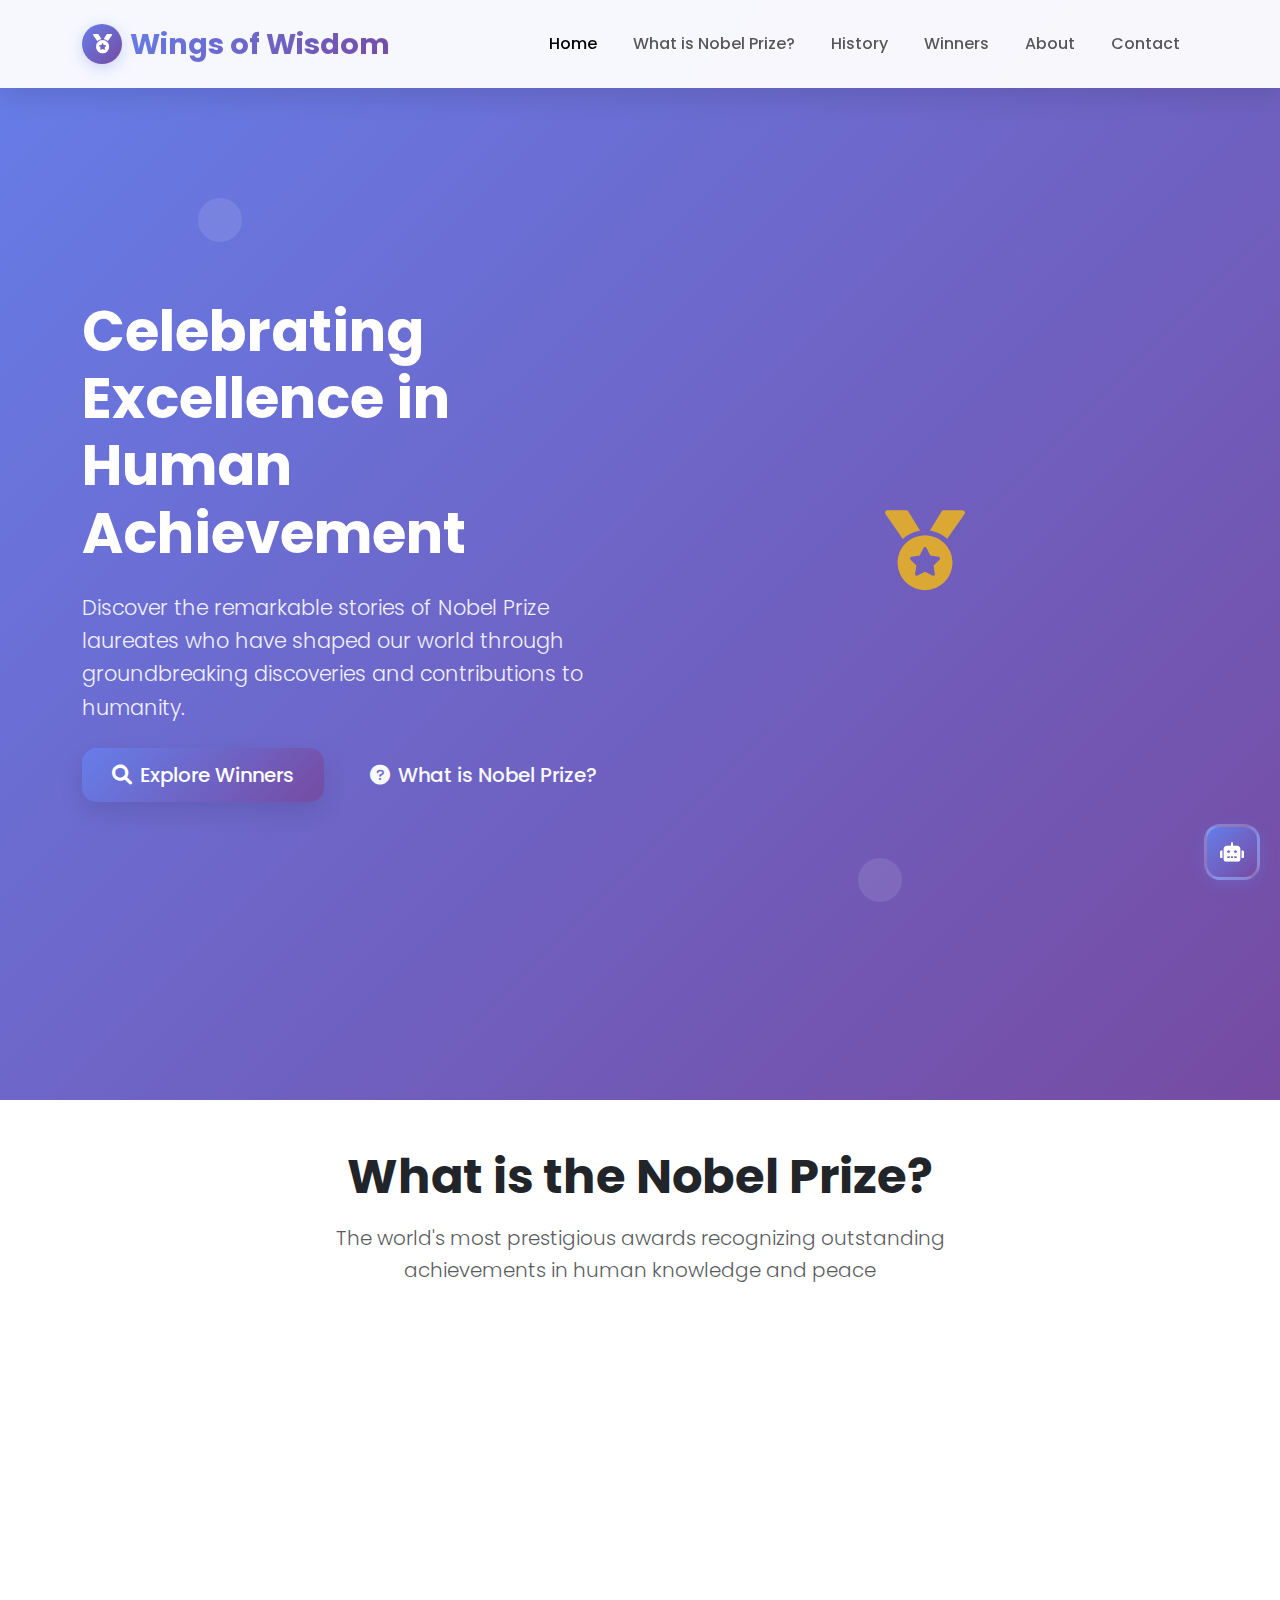
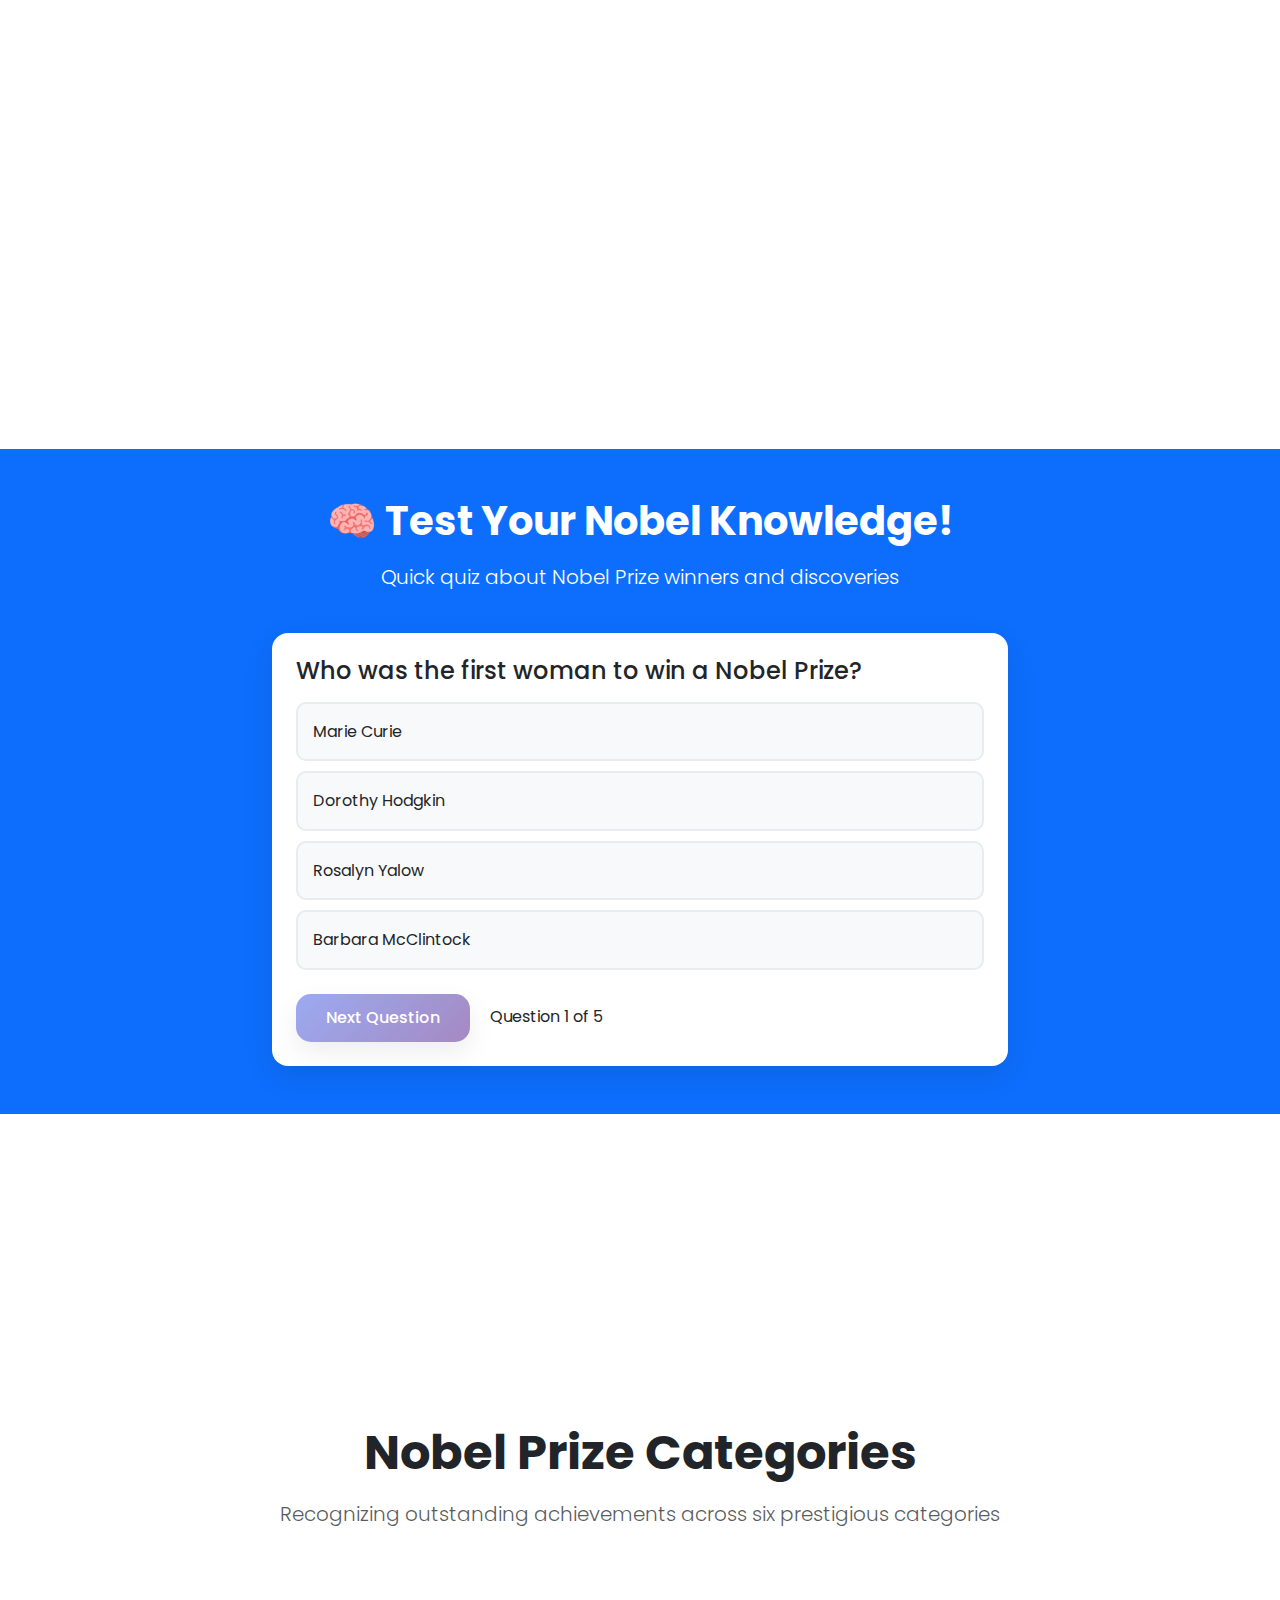
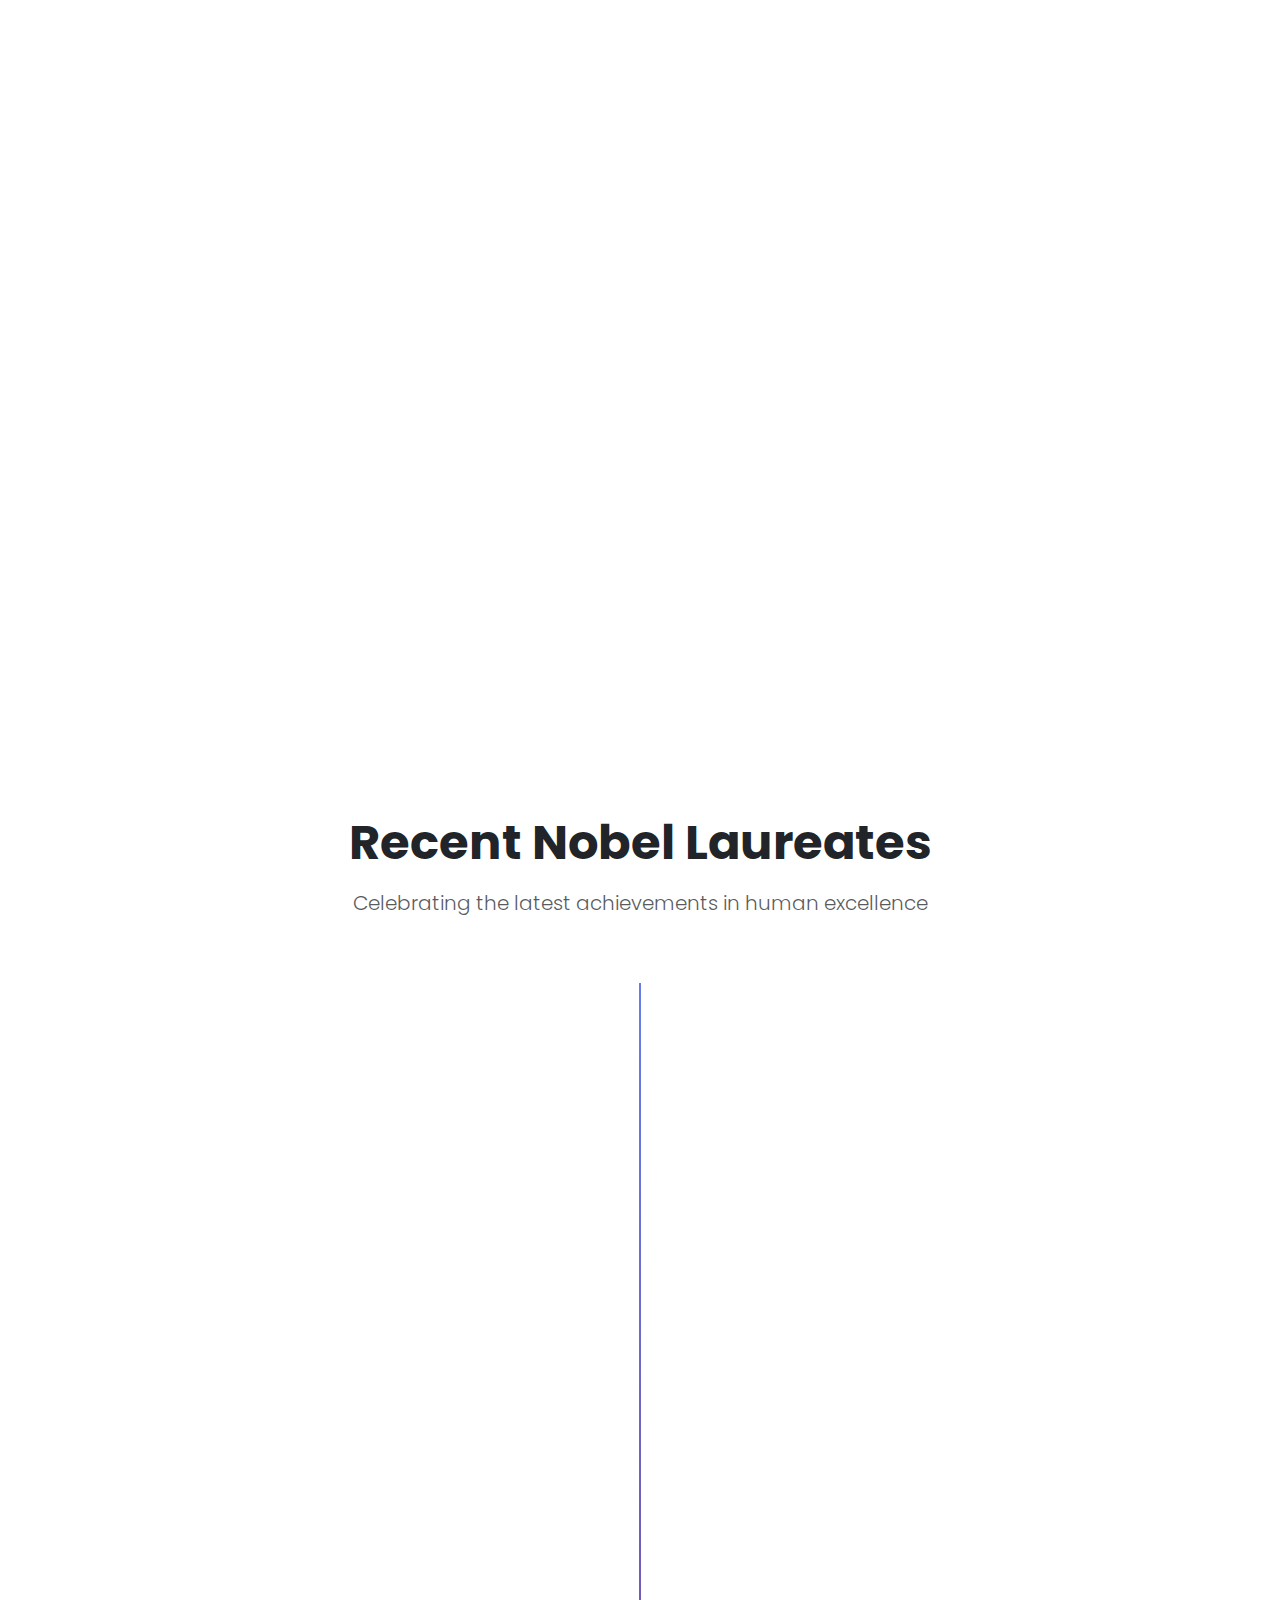
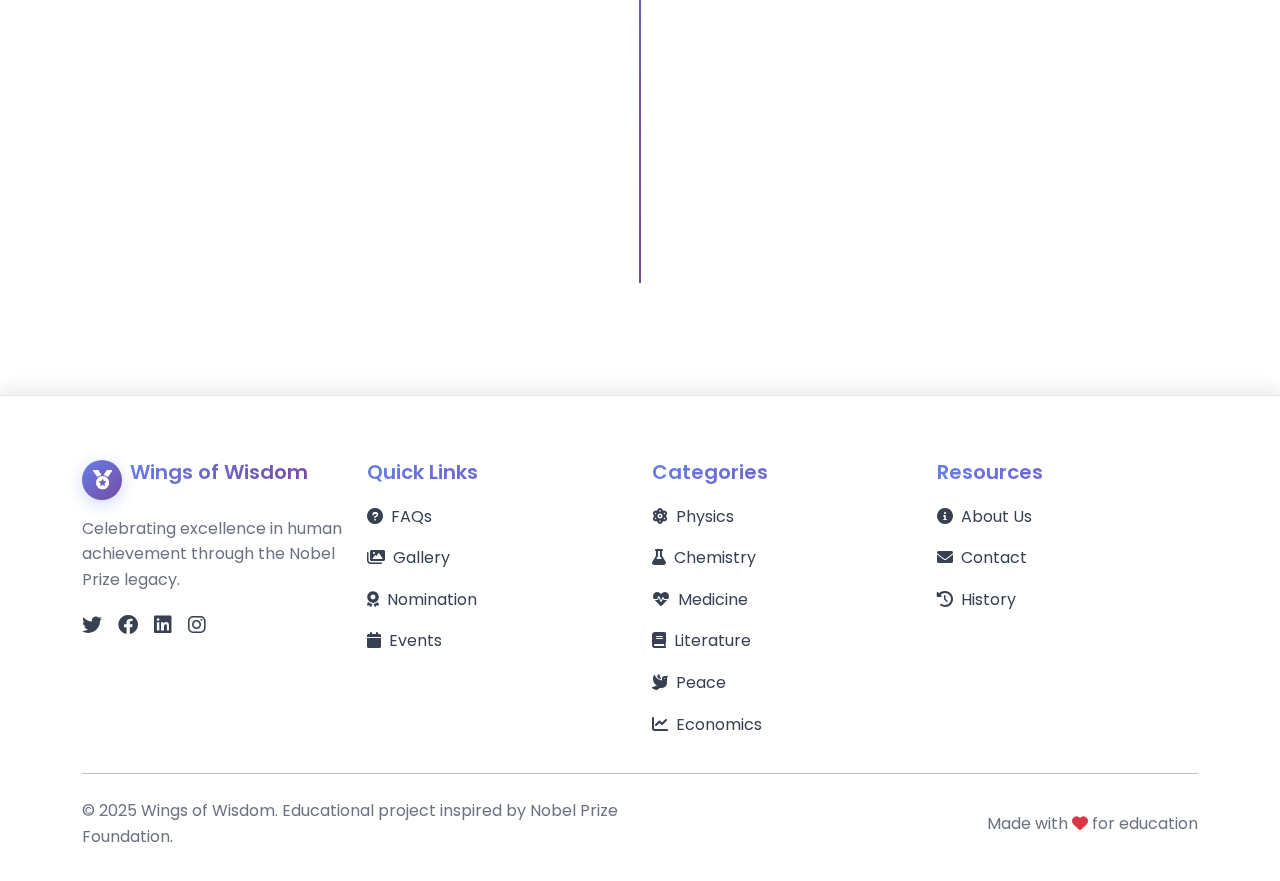
<file: index.html>
<!DOCTYPE html>
<html lang="en">
<head>
    <meta charset="UTF-8">
    <meta name="viewport" content="width=device-width, initial-scale=1.0">
    <title>Wings of Wisdom - Modern Nobel Prize Platform</title>
    <link href="https://cdn.jsdelivr.net/npm/bootstrap@5.0.2/dist/css/bootstrap.min.css" rel="stylesheet">
    <link href="https://cdnjs.cloudflare.com/ajax/libs/font-awesome/6.0.0/css/all.min.css" rel="stylesheet">
    <link rel="stylesheet" href="styles.css">
</head>
<body>
    <!-- Modern Navbar -->
    <nav class="navbar navbar-expand-lg navbar-light fixed-top">
        <div class="container">
            <a class="navbar-brand d-flex align-items-center" href="index.html">
                <div class="logo-icon me-2">
                    <i class="fas fa-medal"></i>
                </div>
                <span class="logo-text">Wings of Wisdom</span>
            </a>
            <button class="navbar-toggler" type="button" data-bs-toggle="collapse" data-bs-target="#navbarNav">
                <span class="navbar-toggler-icon"></span>
            </button>
            <div class="collapse navbar-collapse" id="navbarNav">
                <ul class="navbar-nav ms-auto">
                    <li class="nav-item"><a class="nav-link active" href="index.html">Home</a></li>
                    <li class="nav-item"><a class="nav-link" href="#what-is-nobel">What is Nobel Prize?</a></li>
                    <li class="nav-item"><a class="nav-link" href="history.html">History</a></li>
                    <li class="nav-item"><a class="nav-link" href="winners.html">Winners</a></li>
                    <li class="nav-item"><a class="nav-link" href="about.html">About</a></li>
                    <li class="nav-item"><a class="nav-link" href="contact.html">Contact</a></li>
                </ul>
            </div>
        </div>
    </nav>

    <!-- Hero Section -->
    <section class="hero">
        <div class="container">
            <div class="row align-items-center min-vh-100">
                <div class="col-lg-6">
                    <h1 class="display-3 fw-bold">Celebrating Excellence in Human Achievement</h1>
                    <p class="lead mb-4">Discover the remarkable stories of Nobel Prize laureates who have shaped our world through groundbreaking discoveries and contributions to humanity.</p>
                    <div class="d-flex gap-3">
                        <a href="winners.html" class="btn btn-primary btn-lg">
                            <i class="fas fa-search me-2"></i>Explore Winners
                        </a>
                        <a href="#what-is-nobel" class="btn btn-outline-light btn-lg">
                            <i class="fas fa-question-circle me-2"></i>What is Nobel Prize?
                        </a>
                    </div>
                </div>
                <div class="col-lg-6">
                    <div class="text-center">
                        <i class="fas fa-medal display-1 text-warning opacity-75"></i>
                    </div>
                </div>
            </div>
        </div>
    </section>

    <!-- What is Nobel Prize Section -->
    <section id="what-is-nobel" class="py-5">
        <div class="container">
            <div class="row text-center mb-5">
                <div class="col-lg-8 mx-auto">
                    <h2 class="display-5 fw-bold mb-3">What is the Nobel Prize?</h2>
                    <p class="lead text-muted">The world's most prestigious awards recognizing outstanding achievements in human knowledge and peace</p>
                </div>
            </div>
            
            <div class="row g-4 mb-5">
                <div class="col-lg-4">
                    <div class="modern-card scroll-animate h-100" onclick="showNobelInfoModal('history')">
                        <div class="text-center mb-3">
                            <i class="fas fa-history fa-3x text-primary"></i>
                        </div>
                        <h4 class="fw-bold">The Beginning</h4>
                        <p>Started in 1901 by Alfred Nobel, a Swedish inventor who wanted to reward those who benefit humanity the most.</p>
                        <small class="text-muted">Click to learn more</small>
                    </div>
                </div>
                <div class="col-lg-4">
                    <div class="modern-card scroll-animate h-100" onclick="showNobelInfoModal('purpose')">
                        <div class="text-center mb-3">
                            <i class="fas fa-bullseye fa-3x text-success"></i>
                        </div>
                        <h4 class="fw-bold">The Purpose</h4>
                        <p>To honor people who make discoveries, inventions, or contributions that greatly benefit all of humanity.</p>
                        <small class="text-muted">Click to learn more</small>
                    </div>
                </div>
                <div class="col-lg-4">
                    <div class="modern-card scroll-animate h-100" onclick="showNobelInfoModal('impact')">
                        <div class="text-center mb-3">
                            <i class="fas fa-globe fa-3x text-warning"></i>
                        </div>
                        <h4 class="fw-bold">Global Impact</h4>
                        <p>Nobel Prize winners have given us life-saving medicines, revolutionary technologies, and paths to peace.</p>
                        <small class="text-muted">Click to learn more</small>
                    </div>
                </div>
            </div>

            <!-- Simple Explanation -->
            <div class="modern-card scroll-animate">
                <div class="row align-items-center">
                    <div class="col-lg-8">
                        <h3 class="fw-bold mb-3">In Simple Words...</h3>
                        <p class="lead">Think of the Nobel Prize as the "Oscar Awards" for scientists, writers, and peacemakers. Every year, the smartest people who solve big problems or make amazing discoveries get this special award.</p>
                        <p>It's like giving a gold medal to someone who invents a cure for a disease, writes a beautiful book, or helps countries stop fighting.</p>
                    </div>
                    <div class="col-lg-4 text-center">
                        <i class="fas fa-award fa-5x text-warning"></i>
                    </div>
                </div>
            </div>
        </div>
    </section>

    <!-- Interactive Quiz Section -->
    <section class="py-5 bg-primary text-white">
        <div class="container">
            <div class="row text-center mb-4">
                <div class="col-lg-8 mx-auto">
                    <h2 class="display-6 fw-bold mb-3">🧠 Test Your Nobel Knowledge!</h2>
                    <p class="lead">Quick quiz about Nobel Prize winners and discoveries</p>
                </div>
            </div>
            
            <div class="row justify-content-center">
                <div class="col-lg-8">
                    <div class="quiz-container bg-white text-dark rounded-4 p-4">
                        <div id="quizContent">
                            <h4 class="mb-3" id="questionText">Loading question...</h4>
                            <div class="quiz-options" id="quizOptions">
                                <!-- Options will be loaded here -->
                            </div>
                            <div class="quiz-controls mt-4">
                                <button class="btn btn-primary" id="nextQuestion" onclick="nextQuestion()" disabled>Next Question</button>
                                <span class="ms-3">Question <span id="currentQ">1</span> of <span id="totalQ">5</span></span>
                            </div>
                        </div>
                        <div id="quizResults" class="text-center" style="display: none;">
                            <h3 class="text-success mb-3">🎉 Quiz Complete!</h3>
                            <p class="lead">Your Score: <span id="finalScore">0</span>/5</p>
                            <button class="btn btn-primary" onclick="restartQuiz()">Try Again</button>
                        </div>
                    </div>
                </div>
            </div>
        </div>
    </section>

    <!-- Stats Section -->
    <section class="py-5">
        <div class="container">
            <div class="row g-4">
                <div class="col-md-3 col-sm-6">
                    <div class="stats-card scroll-animate">
                        <span class="stats-number" data-count="965">0</span>
                        <p class="mb-0 text-muted">Total Prizes</p>
                    </div>
                </div>
                <div class="col-md-3 col-sm-6">
                    <div class="stats-card scroll-animate">
                        <span class="stats-number" data-count="630">0</span>
                        <p class="mb-0 text-muted">Individual Laureates</p>
                    </div>
                </div>
                <div class="col-md-3 col-sm-6">
                    <div class="stats-card scroll-animate">
                        <span class="stats-number" data-count="60">0</span>
                        <p class="mb-0 text-muted">Female Laureates</p>
                    </div>
                </div>
                <div class="col-md-3 col-sm-6">
                    <div class="stats-card scroll-animate">
                        <span class="stats-number" data-count="25">0</span>
                        <p class="mb-0 text-muted">Organizations</p>
                    </div>
                </div>
            </div>
        </div>
    </section>

    <!-- Features Section -->
    <section class="py-5">
        <div class="container">
            <div class="row text-center mb-5">
                <div class="col-lg-8 mx-auto">
                    <h2 class="display-5 fw-bold mb-3">Nobel Prize Categories</h2>
                    <p class="lead text-muted">Recognizing outstanding achievements across six prestigious categories</p>
                </div>
            </div>
            <div class="row g-4">
                <div class="col-lg-4 col-md-6">
                    <div class="modern-card categories-modren-card scroll-animate">
                        <div class="text-center mb-3">
                            <i class="fas fa-atom fa-3x text-primary"></i>
                        </div>
                        <h4 class="fw-bold">Physics</h4>
                        <p class="text-muted">Discoveries and inventions that have conferred the greatest benefit to humankind in the field of physics.</p>
                        <a href="winners.html?category=physics" class="btn btn-outline-primary">Explore Physics <i class="fas fa-arrow-right ms-1"></i></a>
                    </div>
                </div>
                <div class="col-lg-4 col-md-6">
                    <div class="modern-card categories-modren-card scroll-animate">
                        <div class="text-center mb-3">
                            <i class="fas fa-flask fa-3x text-success"></i>
                        </div>
                        <h4 class="fw-bold">Chemistry</h4>
                        <p class="text-muted">Outstanding contributions to chemistry that have advanced our understanding of matter and its transformations.</p>
                        <a href="winners.html?category=chemistry" class="btn btn-outline-success">Explore Chemistry <i class="fas fa-arrow-right ms-1"></i></a>
                    </div>
                </div>
                <div class="col-lg-4 col-md-6">
                    <div class="modern-card categories-modren-card scroll-animate">
                        <div class="text-center mb-3">
                            <i class="fas fa-heartbeat fa-3x text-danger"></i>
                        </div>
                        <h4 class="fw-bold">Medicine</h4>
                        <p class="text-muted">Discoveries in physiology or medicine that have improved human health and saved countless lives.</p>
                        <a href="winners.html?category=medicine" class="btn btn-outline-danger">Explore Medicine <i class="fas fa-arrow-right ms-1"></i></a>
                    </div>
                </div>
                <div class="col-lg-4 col-md-6">
                    <div class="modern-card categories-modren-card scroll-animate">
                        <div class="text-center mb-3">
                            <i class="fas fa-book fa-3x text-warning"></i>
                        </div>
                        <h4 class="fw-bold">Literature</h4>
                        <p class="text-muted">Outstanding work in literature that has produced distinguished contributions to world culture.</p>
                        <a href="winners.html?category=literature" class="btn btn-outline-warning">Explore Literature <i class="fas fa-arrow-right ms-1"></i></a>
                    </div>
                </div>
                <div class="col-lg-4 col-md-6">
                    <div class="modern-card categories-modren-card scroll-animate">
                        <div class="text-center mb-3">
                            <i class="fas fa-dove fa-3x text-info"></i>
                        </div>
                        <h4 class="fw-bold">Peace</h4>
                        <p class="text-muted">Efforts to promote peace, resolve conflicts, and advance human rights around the world.</p>
                        <a href="winners.html?category=peace" class="btn btn-outline-info">Explore Peace <i class="fas fa-arrow-right ms-1"></i></a>
                    </div>
                </div>
                <div class="col-lg-4 col-md-6">
                    <div class="modern-card categories-modren-card scroll-animate">
                        <div class="text-center mb-3">
                            <i class="fas fa-chart-line fa-3x text-secondary"></i>
                        </div>
                        <h4 class="fw-bold">Economics</h4>
                        <p class="text-muted">Contributions to economic sciences that have enhanced our understanding of economic phenomena.</p>
                        <a href="winners.html?category=economics" class="btn btn-outline-secondary">Explore Economics <i class="fas fa-arrow-right ms-1"></i></a>
                    </div>
                </div>
            </div>
        </div>
    </section>

    <!-- Recent Winners Timeline -->
    <section class="py-5">
        <div class="container">
            <div class="row text-center mb-5">
                <div class="col-lg-8 mx-auto">
                    <h2 class="display-5 fw-bold mb-3">Recent Nobel Laureates</h2>
                    <p class="lead text-muted">Celebrating the latest achievements in human excellence</p>
                </div>
            </div>
            <div class="timeline">
                <div class="timeline-item scroll-animate" onclick="showRecentLaureateModal('physics2024')">
                    <h4 class="fw-bold text-primary">2024 Physics Prize</h4>
                    <p class="text-muted mb-2"><i class="fas fa-calendar me-2"></i>October 2024</p>
                    <p>Awarded for foundational discoveries and inventions that enable machine learning with artificial neural networks.</p>
                    <small class="text-muted">Click for details</small>
                </div>
                <div class="timeline-item scroll-animate" onclick="showRecentLaureateModal('chemistry2024')">
                    <h4 class="fw-bold text-success">2024 Chemistry Prize</h4>
                    <p class="text-muted mb-2"><i class="fas fa-calendar me-2"></i>October 2024</p>
                    <p>Recognized for computational protein design and protein structure prediction using AI.</p>
                    <small class="text-muted">Click for details</small>
                </div>
                <div class="timeline-item scroll-animate" onclick="showRecentLaureateModal('medicine2024')">
                    <h4 class="fw-bold text-danger">2024 Medicine Prize</h4>
                    <p class="text-muted mb-2"><i class="fas fa-calendar me-2"></i>October 2024</p>
                    <p>Honored for the discovery of microRNA and its role in post-transcriptional gene regulation.</p>
                    <small class="text-muted">Click for details</small>
                </div>
            </div>
        </div>
    </section>

    <!-- Footer -->
    <footer class="footer">
        <div class="container">
            <div class="row g-4">
                <div class="col-lg-3 col-md-6">
                    <div class="d-flex align-items-center mb-3">
                        <div class="logo-icon me-2">
                            <i class="fas fa-medal"></i>
                        </div>
                        <h5 class="mb-0">Wings of Wisdom</h5>
                    </div>
                    <p class="text-muted">Celebrating excellence in human achievement through the Nobel Prize legacy.</p>
                    <div class="d-flex gap-3 mt-3">
                        <a href="#" class="text-decoration-none"><i class="fab fa-twitter fa-lg"></i></a>
                        <a href="#" class="text-decoration-none"><i class="fab fa-facebook fa-lg"></i></a>
                        <a href="#" class="text-decoration-none"><i class="fab fa-linkedin fa-lg"></i></a>
                        <a href="#" class="text-decoration-none"><i class="fab fa-instagram fa-lg"></i></a>
                    </div>
                </div>
                <div class="col-lg-3 col-md-6">
                    <h5>Quick Links</h5>
                    <ul class="list-unstyled">
                        <li><a href="faqs.html"><i class="fas fa-question-circle me-2"></i>FAQs</a></li>
                        <li><a href="gallery.html"><i class="fas fa-images me-2"></i>Gallery</a></li>
                        <li><a href="nomination.html"><i class="fas fa-award me-2"></i>Nomination</a></li>
                        <li><a href="events.html"><i class="fas fa-calendar me-2"></i>Events</a></li>
                    </ul>
                </div>
                <div class="col-lg-3 col-md-6">
                    <h5>Categories</h5>
                    <ul class="list-unstyled">
                        <li><a href="winners.html?category=physics"><i class="fas fa-atom me-2"></i>Physics</a></li>
                        <li><a href="winners.html?category=chemistry"><i class="fas fa-flask me-2"></i>Chemistry</a></li>
                        <li><a href="winners.html?category=medicine"><i class="fas fa-heartbeat me-2"></i>Medicine</a></li>
                        <li><a href="winners.html?category=literature"><i class="fas fa-book me-2"></i>Literature</a></li>
                        <li><a href="winners.html?category=peace"><i class="fas fa-dove me-2"></i>Peace</a></li>
                        <li><a href="winners.html?category=economics"><i class="fas fa-chart-line me-2"></i>Economics</a></li>
                    </ul>
                </div>
                <div class="col-lg-3 col-md-6">
                    <h5>Resources</h5>
                    <ul class="list-unstyled">
                        <li><a href="about.html"><i class="fas fa-info-circle me-2"></i>About Us</a></li>
                        <li><a href="contact.html"><i class="fas fa-envelope me-2"></i>Contact</a></li>
                        <li><a href="history.html"><i class="fas fa-history me-2"></i>History</a></li>
                    </ul>
                </div>
            </div>
            <hr class="my-4">
            <div class="row align-items-center">
                <div class="col-md-6">
                    <p class="mb-0 text-muted">&copy; 2025 Wings of Wisdom. Educational project inspired by Nobel Prize Foundation.</p>
                </div>
                <div class="col-md-6 text-md-end">
                    <p class="mb-0 text-muted">Made with <i class="fas fa-heart text-danger"></i> for education</p>
                </div>
            </div>
        </div>
    </footer>

    <!-- Scroll to Top Button -->
    <button class="scroll-to-top" id="scrollToTop" onclick="scrollToTop()">
        <i class="fas fa-arrow-up"></i>
    </button>

    <!-- Chatbot Widget -->
    <div class="chatbot-widget" id="chatbotWidget">
        <div class="chatbot-header ms-auto" onclick="toggleChatbot()">
            <i class="fas fa-robot"></i>
        </div>
        <div class="chatbot-body" id="chatbotBody">
            <div class="chat-messages" id="chatMessages">
                <div class="bot-message">
                    <i class="fas fa-robot"></i>
                    <span>Hi! I'm your Nobel Prize assistant. Ask me anything about Nobel laureates!</span>
                </div>
            </div>
            <div class="chat-input-container">
                <input type="text" id="chatInput" placeholder="Ask about Nobel Prize..." onkeypress="handleChatInput(event)">
                <button onclick="sendMessage()" class="chat-send-btn">
                    <i class="fas fa-paper-plane"></i>
                </button>
            </div>
        </div>
    </div>

    <!-- Nobel Info Modal -->
    <div class="modal fade" id="nobelInfoModal" tabindex="-1">
        <div class="modal-dialog modal-lg">
            <div class="modal-content">
                <div class="modal-header">
                    <h5 class="modal-title" id="nobelInfoModalTitle"></h5>
                    <button type="button" class="btn-close" data-bs-dismiss="modal"></button>
                </div>
                <div class="modal-body" id="nobelInfoModalBody"></div>
                <div class="modal-footer">
                    <button type="button" class="btn btn-secondary" data-bs-dismiss="modal">Close</button>
                </div>
            </div>
        </div>
    </div>

    <script src="https://cdn.jsdelivr.net/npm/bootstrap@5.0.2/dist/js/bootstrap.bundle.min.js"></script>
    <script src="script.js"></script>
</body>
</html>
</file>
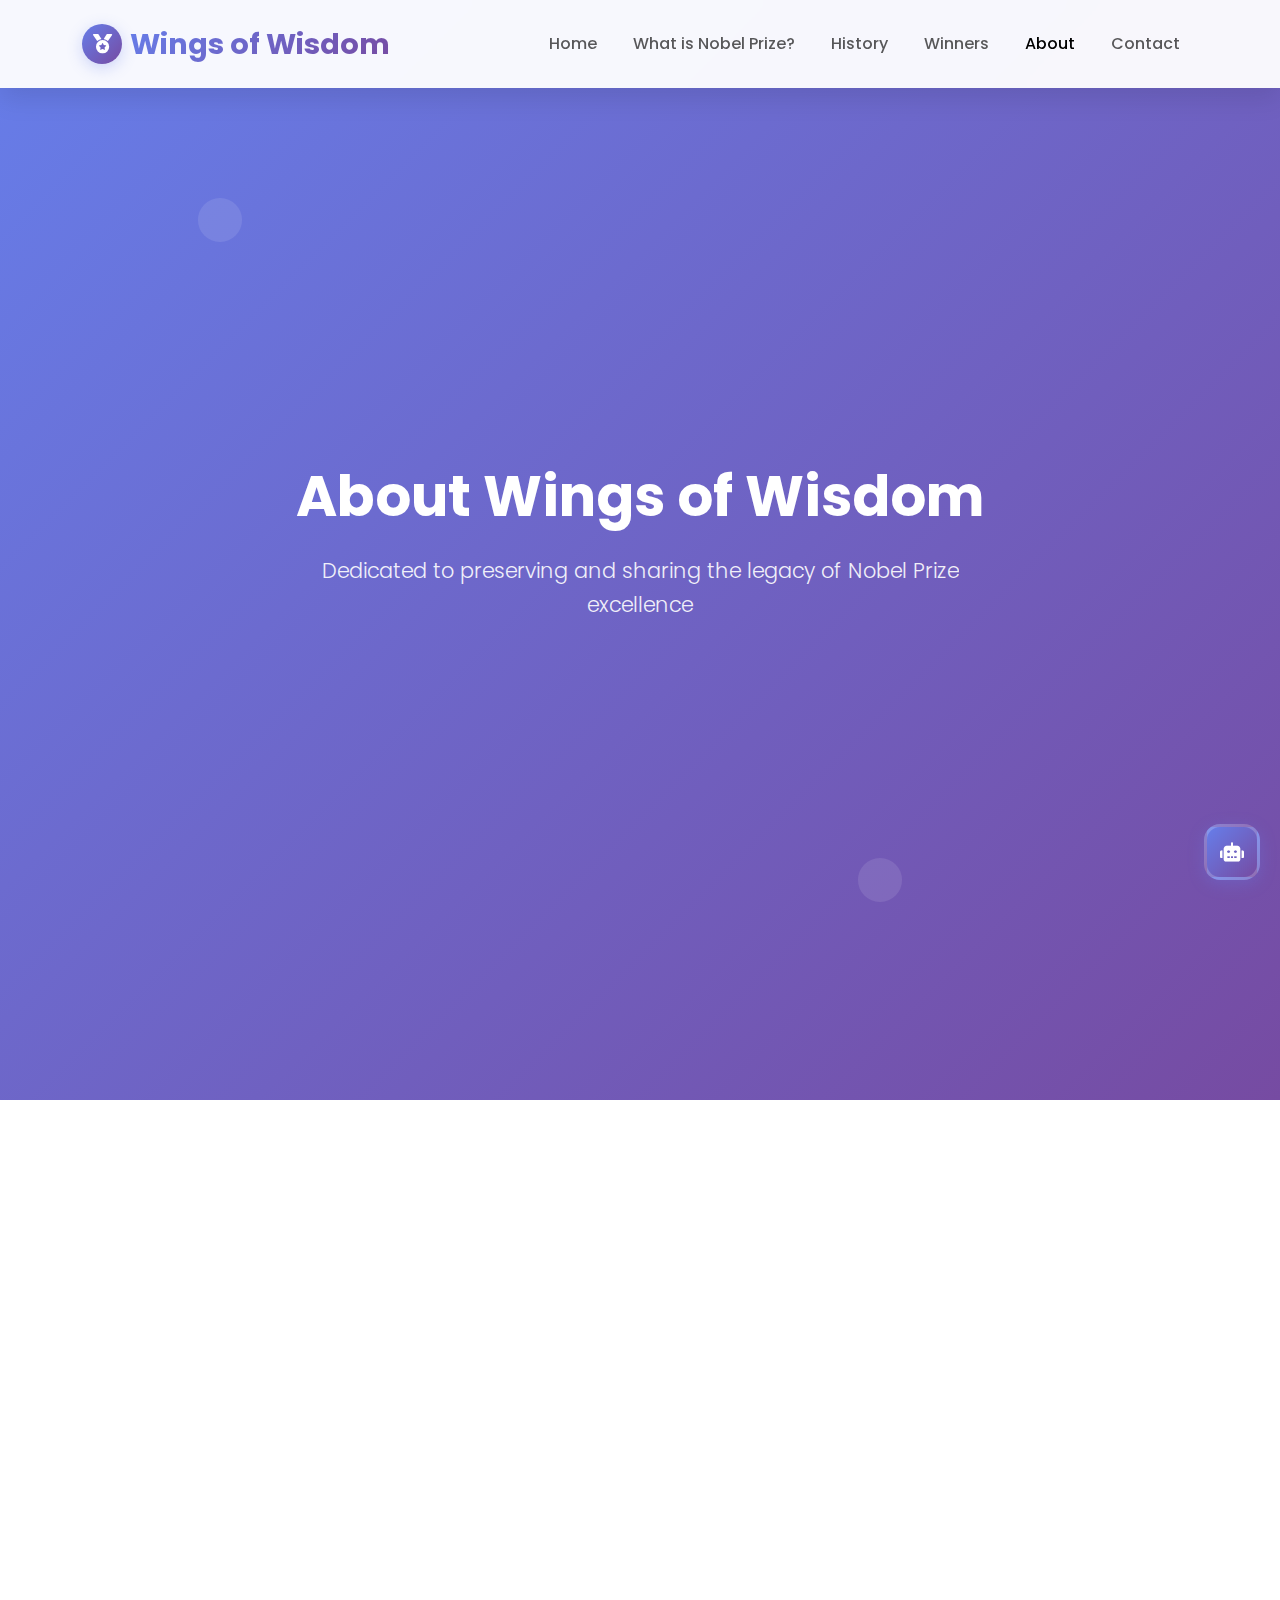
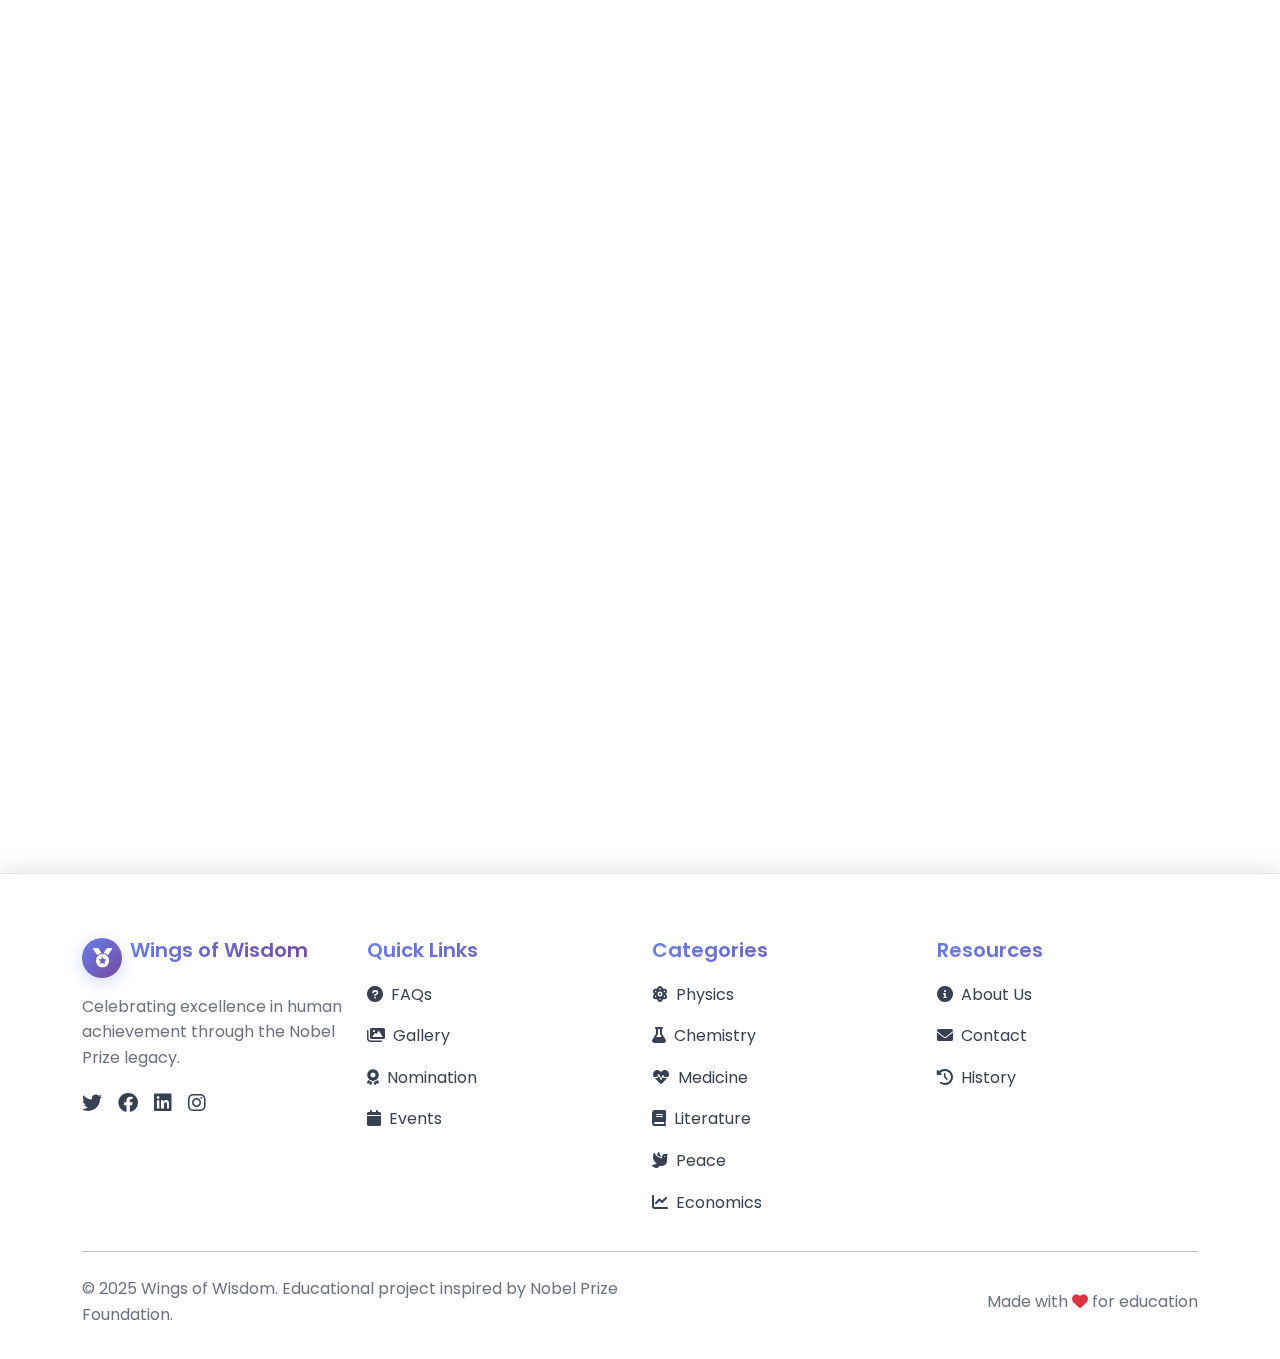
<file: about.html>
<!DOCTYPE html>
<html lang="en">
<head>
    <meta charset="UTF-8">
    <meta name="viewport" content="width=device-width, initial-scale=1.0">
    <title>About Us - Wings of Wisdom Nobel Prize Platform</title>
    <meta name="description" content="Learn about Wings of Wisdom, an educational platform dedicated to sharing Nobel Prize information and celebrating human achievements.">
    <meta name="keywords" content="about, Wings of Wisdom, Nobel Prize education, platform">
    <link rel="canonical" href="about.html">
    <link href="https://cdn.jsdelivr.net/npm/bootstrap@5.0.2/dist/css/bootstrap.min.css" rel="stylesheet">
    <link href="https://cdnjs.cloudflare.com/ajax/libs/font-awesome/6.0.0/css/all.min.css" rel="stylesheet">
    <link rel="stylesheet" href="styles.css">
</head>
<body>
    <nav class="navbar navbar-expand-lg navbar-light fixed-top">
        <div class="container">
            <a class="navbar-brand d-flex align-items-center" href="index.html">
                <div class="logo-icon me-2">
                    <i class="fas fa-medal"></i>
                </div>
                <span class="logo-text">Wings of Wisdom</span>
            </a>
            <button class="navbar-toggler" type="button" data-bs-toggle="collapse" data-bs-target="#navbarNav">
                <span class="navbar-toggler-icon"></span>
            </button>
            <div class="collapse navbar-collapse" id="navbarNav">
                <ul class="navbar-nav ms-auto">
                    <li class="nav-item"><a class="nav-link" href="index.html">Home</a></li>
                    <li class="nav-item"><a class="nav-link" href="index.html#what-is-nobel">What is Nobel Prize?</a></li>
                    <li class="nav-item"><a class="nav-link" href="history.html">History</a></li>
                    <li class="nav-item"><a class="nav-link" href="winners.html">Winners</a></li>
                    <li class="nav-item"><a class="nav-link active" href="about.html">About</a></li>
                    <li class="nav-item"><a class="nav-link" href="contact.html">Contact</a></li>
                </ul>
            </div>
        </div>
    </nav>

    <section class="hero">
        <div class="container">
            <div class="row align-items-center min-vh-100">
                <div class="col-lg-8 mx-auto text-center">
                    <h1 class="display-3 fw-bold">About Wings of Wisdom</h1>
                    <p class="lead">Dedicated to preserving and sharing the legacy of Nobel Prize excellence</p>
                </div>
            </div>
        </div>
    </section>

    <div class="container my-5">
        <div class="modern-card scroll-animate mb-5" onclick="showAboutModal('mission')">
            <h2 class="fw-bold mb-4"><i class="fas fa-bullseye me-2"></i>Our Mission</h2>
            <p class="lead">Wings of Wisdom is committed to celebrating and documenting the extraordinary achievements of Nobel Prize laureates. We strive to make their groundbreaking discoveries accessible to everyone, inspiring future generations.</p>
            <small class="text-muted">Click for more details</small>
        </div>

        <div class="row g-4 mb-5">
            <div class="col-lg-6">
                <div class="modern-card scroll-animate h-100" onclick="showAboutModal('vision')">
                    <div class="text-center mb-3">
                        <i class="fas fa-eye fa-3x text-primary"></i>
                    </div>
                    <h3 class="fw-bold">Vision</h3>
                    <p>To create a comprehensive digital platform that honors Nobel Prize winners and educates the world about their transformative impact on science, literature, and peace.</p>
                    <small class="text-muted">Click for more details</small>
                </div>
            </div>
            <div class="col-lg-6">
                <div class="modern-card scroll-animate h-100" onclick="showAboutModal('values')">
                    <div class="text-center mb-3">
                        <i class="fas fa-heart fa-3x text-danger"></i>
                    </div>
                    <h3 class="fw-bold">Values</h3>
                    <ul class="list-unstyled">
                        <li><i class="fas fa-check text-success me-2"></i>Excellence in research and innovation</li>
                        <li><i class="fas fa-check text-success me-2"></i>Commitment to human progress</li>
                        <li><i class="fas fa-check text-success me-2"></i>Educational accessibility</li>
                        <li><i class="fas fa-check text-success me-2"></i>Global collaboration</li>
                    </ul>
                    <small class="text-muted">Click for more details</small>
                </div>
            </div>
        </div>

        <div class="modern-card scroll-animate mb-5" onclick="showAboutModal('foundation')">
            <h2 class="fw-bold mb-4"><i class="fas fa-university me-2"></i>The Nobel Foundation</h2>
            <p>Established in 1900, the Nobel Foundation manages the assets made available through the will of Alfred Nobel for the awarding of the Nobel Prize. The Foundation represents the Nobel Institutions externally and administers informational activities surrounding the presentation of the Nobel Prize.</p>
            <small class="text-muted">Click for more details</small>
        </div>

        <div class="modern-card scroll-animate">
            <h2 class="fw-bold mb-4"><i class="fas fa-chart-bar me-2"></i>Statistics</h2>
            <div class="row g-4">
                <div class="col-md-3 col-sm-6">
                    <div class="stats-card">
                        <span class="stats-number" data-count="965">0</span>
                        <p class="mb-0 text-muted">Total Prizes</p>
                    </div>
                </div>
                <div class="col-md-3 col-sm-6">
                    <div class="stats-card">
                        <span class="stats-number" data-count="630">0</span>
                        <p class="mb-0 text-muted">Individual Laureates</p>
                    </div>
                </div>
                <div class="col-md-3 col-sm-6">
                    <div class="stats-card">
                        <span class="stats-number" data-count="60">0</span>
                        <p class="mb-0 text-muted">Female Laureates</p>
                    </div>
                </div>
                <div class="col-md-3 col-sm-6">
                    <div class="stats-card">
                        <span class="stats-number" data-count="25">0</span>
                        <p class="mb-0 text-muted">Organizations</p>
                    </div>
                </div>
            </div>
        </div>
    </div>

    <!-- About Modal -->
    <div class="modal fade" id="aboutModal" tabindex="-1">
        <div class="modal-dialog modal-lg">
            <div class="modal-content">
                <div class="modal-header">
                    <h5 class="modal-title" id="aboutModalTitle"></h5>
                    <button type="button" class="btn-close" data-bs-dismiss="modal"></button>
                </div>
                <div class="modal-body" id="aboutModalBody"></div>
                <div class="modal-footer">
                    <button type="button" class="btn btn-secondary" data-bs-dismiss="modal">Close</button>
                </div>
            </div>
        </div>
    </div>

    <footer class="footer">
        <div class="container">
            <div class="row g-4">
                <div class="col-lg-3 col-md-6">
                    <div class="d-flex align-items-center mb-3"><div class="logo-icon me-2" ><i class="fas fa-medal"></i></div>
                <h5 class="mb-0">Wings of Wisdom</h5></div>
                    <p class="text-muted">Celebrating excellence in human achievement through the Nobel Prize legacy.</p>
                    <div class="d-flex gap-3 mt-3">
                        <a href="#" class="text-decoration-none"><i class="fab fa-twitter fa-lg"></i></a>
                        <a href="#" class="text-decoration-none"><i class="fab fa-facebook fa-lg"></i></a>
                        <a href="#" class="text-decoration-none"><i class="fab fa-linkedin fa-lg"></i></a>
                        <a href="#" class="text-decoration-none"><i class="fab fa-instagram fa-lg"></i></a>
                    </div>
                </div>
                <div class="col-lg-3 col-md-6">
                    <h5>Quick Links</h5>
                    <ul class="list-unstyled">
                        <li><a href="faqs.html"><i class="fas fa-question-circle me-2"></i>FAQs</a></li>
                        <li><a href="gallery.html"><i class="fas fa-images me-2"></i>Gallery</a></li>
                        <li><a href="nomination.html"><i class="fas fa-award me-2"></i>Nomination</a></li>
                        <li><a href="events.html"><i class="fas fa-calendar me-2"></i>Events</a></li>
                    </ul>
                </div>
                <div class="col-lg-3 col-md-6">
                    <h5>Categories</h5>
                    <ul class="list-unstyled">
                        <li><a href="winners.html?category=physics"><i class="fas fa-atom me-2"></i>Physics</a></li>
                        <li><a href="winners.html?category=chemistry"><i class="fas fa-flask me-2"></i>Chemistry</a></li>
                        <li><a href="winners.html?category=medicine"><i class="fas fa-heartbeat me-2"></i>Medicine</a></li>
                        <li><a href="winners.html?category=literature"><i class="fas fa-book me-2"></i>Literature</a></li>
                        <li><a href="winners.html?category=peace"><i class="fas fa-dove me-2"></i>Peace</a></li>
                        <li><a href="winners.html?category=economics"><i class="fas fa-chart-line me-2"></i>Economics</a></li>
                    </ul>
                </div>
                <div class="col-lg-3 col-md-6">
                    <h5>Resources</h5>
                    <ul class="list-unstyled">
                        <li><a href="about.html"><i class="fas fa-info-circle me-2"></i>About Us</a></li>
                        <li><a href="contact.html"><i class="fas fa-envelope me-2"></i>Contact</a></li>
                        <li><a href="history.html"><i class="fas fa-history me-2"></i>History</a></li>
                    </ul>
                </div>
            </div>
            <hr class="my-4">
            <div class="row align-items-center">
                <div class="col-md-6">
                    <p class="mb-0 text-muted">&copy; 2025 Wings of Wisdom. Educational project inspired by Nobel Prize Foundation.</p>
                </div>
                <div class="col-md-6 text-md-end">
                    <p class="mb-0 text-muted">Made with <i class="fas fa-heart text-danger"></i> for education</p>
                </div>
            </div>
        </div>
    </footer>

    <script src="https://cdn.jsdelivr.net/npm/bootstrap@5.0.2/dist/js/bootstrap.bundle.min.js"></script>
    <script src="script.js"></script>
</body>

    <!-- Scroll to Top Button -->
    <button class="scroll-to-top" id="scrollToTop" onclick="scrollToTop()">
        <i class="fas fa-arrow-up"></i>
    </button>

    <!-- Chatbot Widget -->
    <div class="chatbot-widget" id="chatbotWidget">
        <div class="chatbot-header ms-auto" onclick="toggleChatbot()">
            <i class="fas fa-robot"></i>
            
        </div>
        <div class="chatbot-body" id="chatbotBody">
            <div class="chat-messages" id="chatMessages">
                <div class="bot-message">
                    <i class="fas fa-robot"></i>
                    <span>Hi! I'm your Nobel Prize assistant. Ask me anything about Nobel laureates!</span>
                </div>
            </div>
            <div class="chat-input-container">
                <input type="text" id="chatInput" placeholder="Ask about Nobel Prize..." onkeypress="handleChatInput(event)">
                <button onclick="sendMessage()" class="chat-send-btn">
                    <i class="fas fa-paper-plane"></i>
                </button>
            </div>
        </div>
    </div>
</html>
</file>
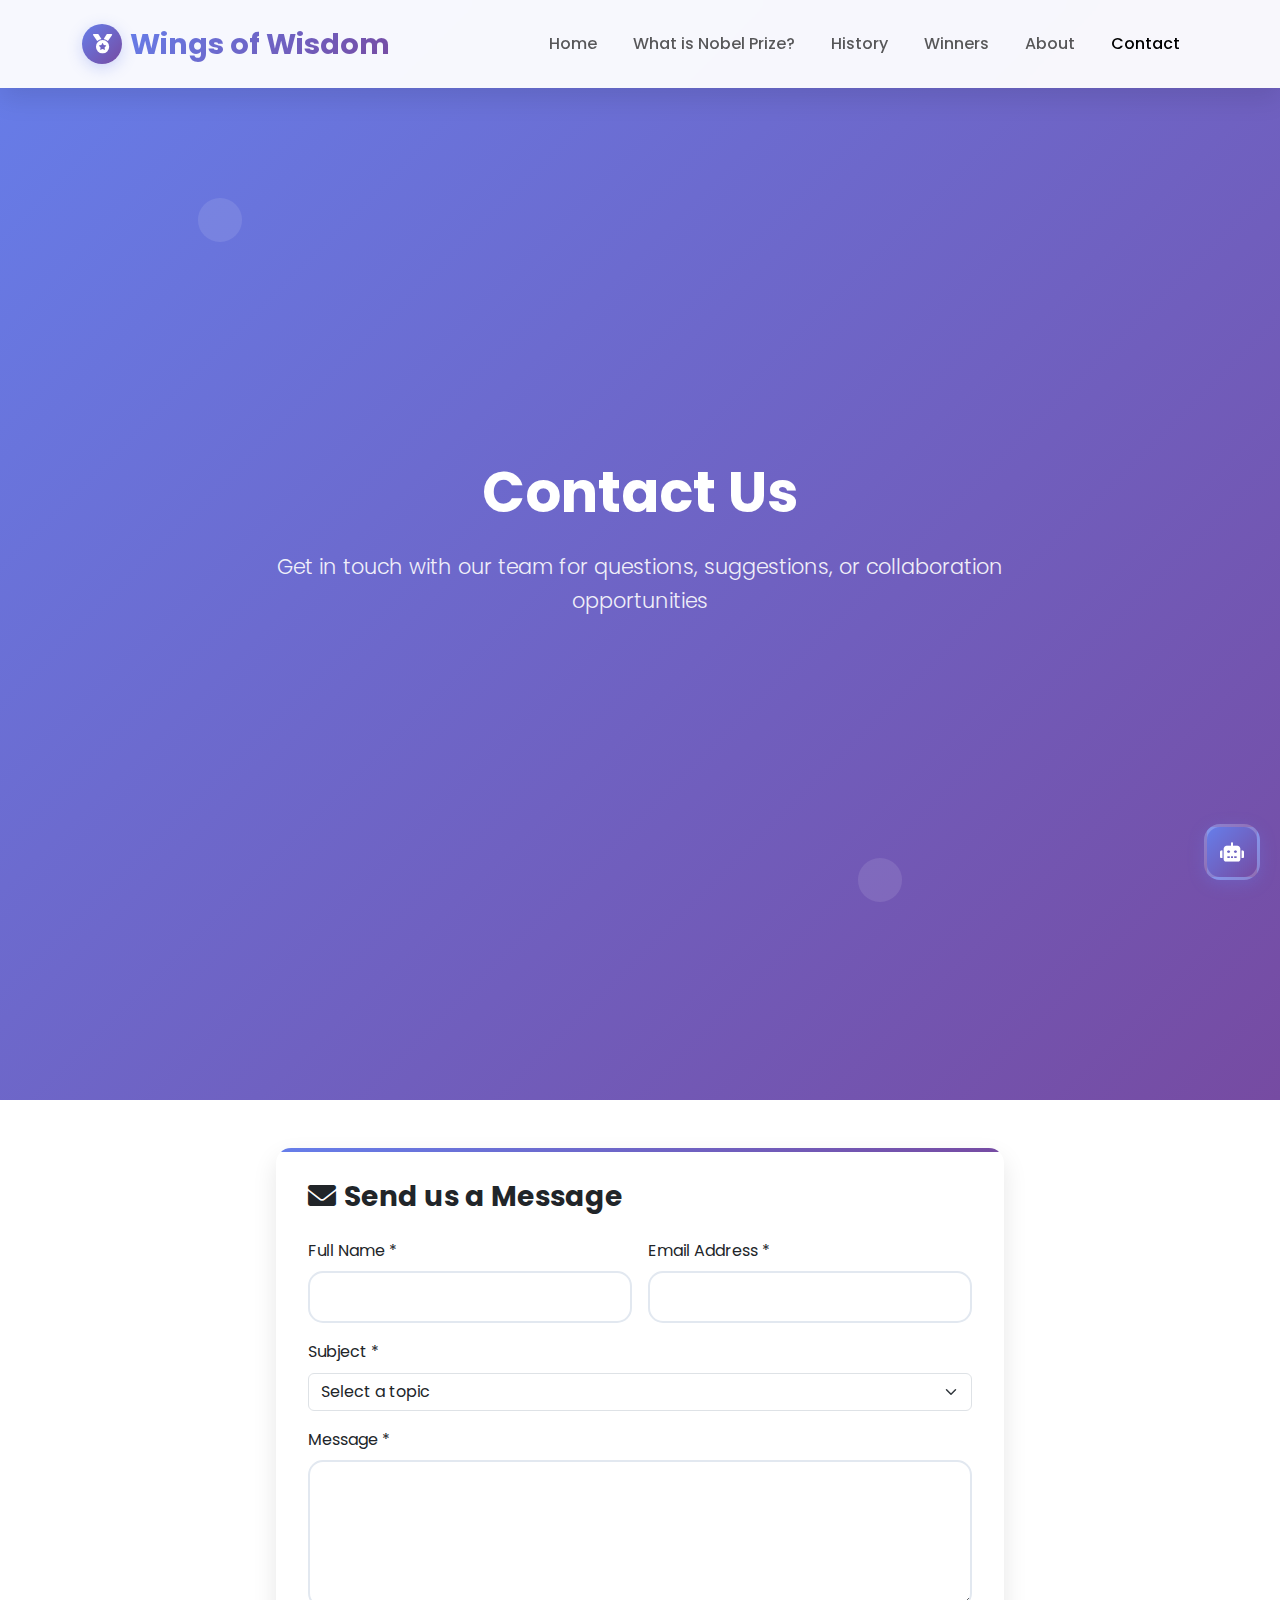
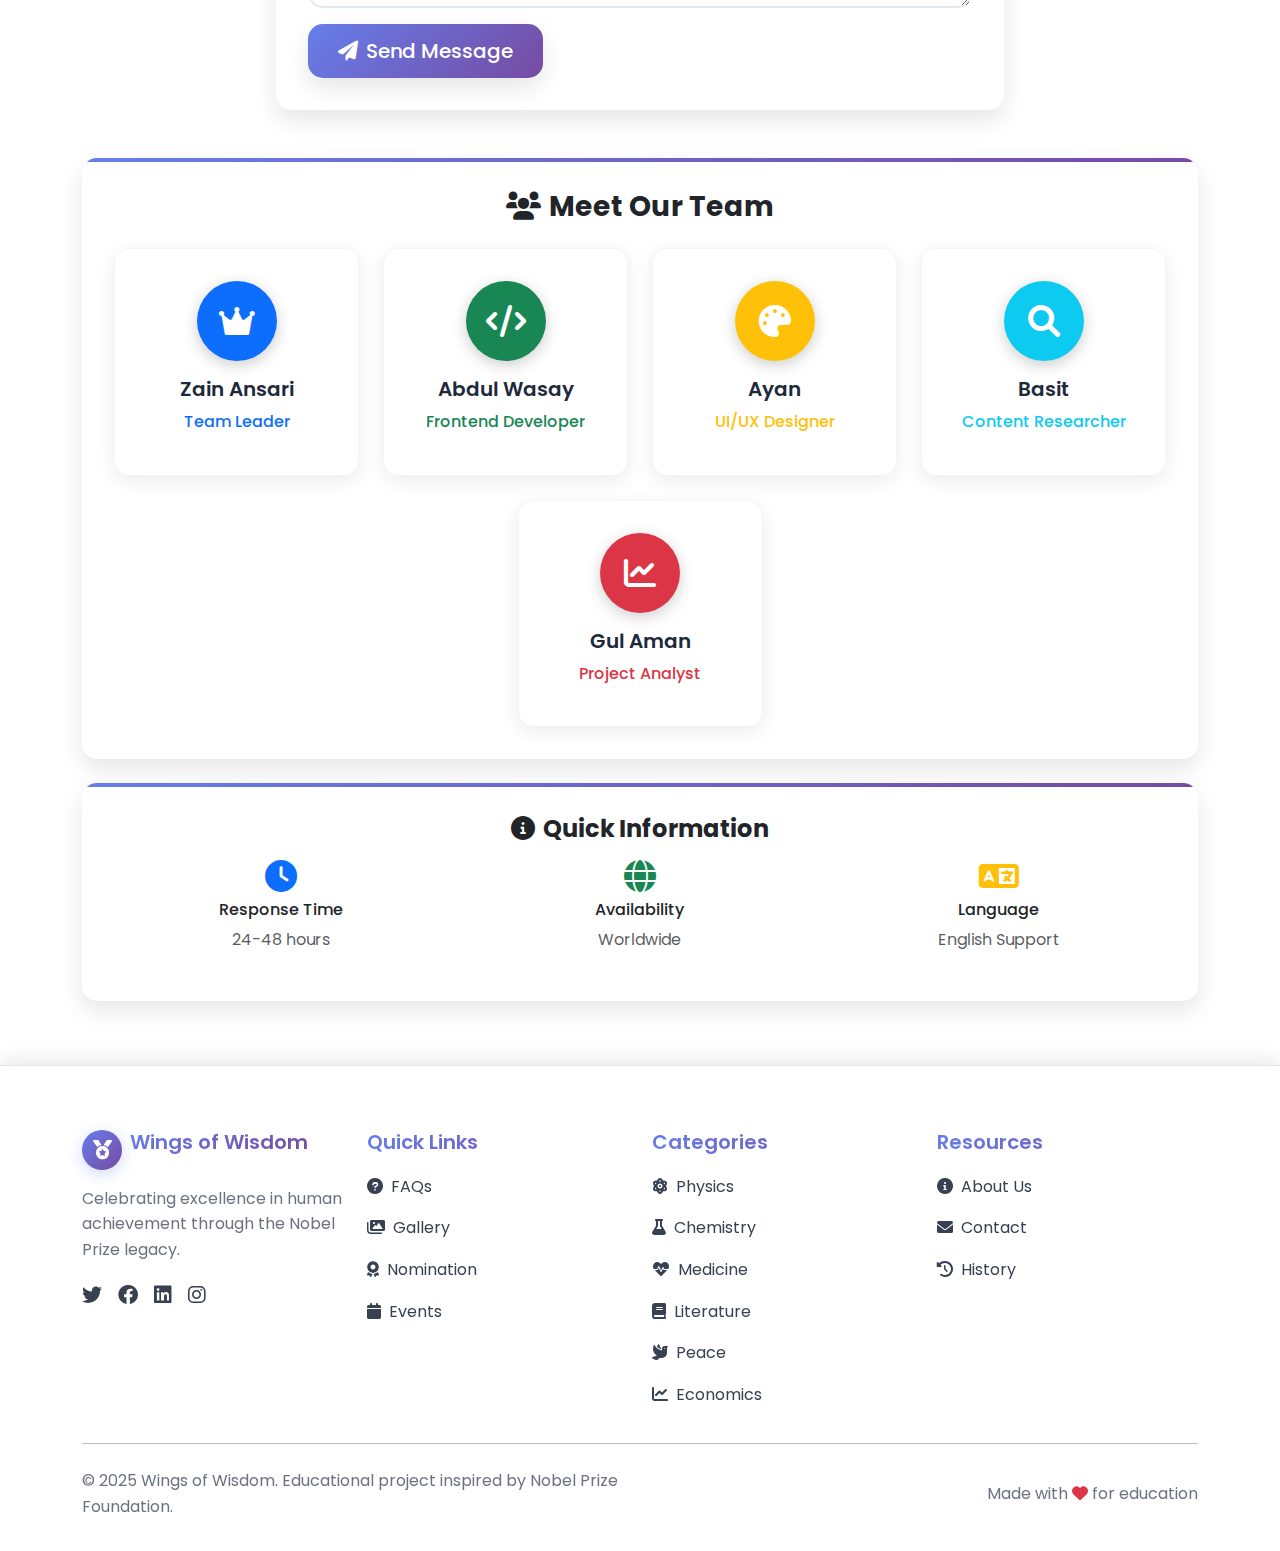
<file: contact.html>
<!DOCTYPE html>
<html lang="en">
<head>
    <meta charset="UTF-8">
    <meta name="viewport" content="width=device-width, initial-scale=1.0">
    <title>Contact - Wings of Wisdom</title>
    <link href="https://cdn.jsdelivr.net/npm/bootstrap@5.0.2/dist/css/bootstrap.min.css" rel="stylesheet">
    <link href="https://cdnjs.cloudflare.com/ajax/libs/font-awesome/6.0.0/css/all.min.css" rel="stylesheet">
    <link rel="stylesheet" href="styles.css">
</head>
<body>
    <nav class="navbar navbar-expand-lg navbar-light fixed-top">
        <div class="container">
            <a class="navbar-brand d-flex align-items-center" href="index.html">
                <div class="logo-icon me-2"><i class="fas fa-medal"></i></div>
                <span class="logo-text">Wings of Wisdom</span>
            </a>
            <button class="navbar-toggler" type="button" data-bs-toggle="collapse" data-bs-target="#navbarNav">
                <span class="navbar-toggler-icon"></span>
            </button>
            <div class="collapse navbar-collapse" id="navbarNav">
                <ul class="navbar-nav ms-auto">
                    <li class="nav-item"><a class="nav-link" href="index.html">Home</a></li>
                    <li class="nav-item"><a class="nav-link" href="index.html#what-is-nobel">What is Nobel Prize?</a></li>
                    <li class="nav-item"><a class="nav-link" href="history.html">History</a></li>
                    <li class="nav-item"><a class="nav-link" href="winners.html">Winners</a></li>
                    <li class="nav-item"><a class="nav-link" href="about.html">About</a></li>
                    <li class="nav-item"><a class="nav-link active" href="contact.html">Contact</a></li>
                </ul>
            </div>
        </div>
    </nav>

    <section class="hero">
        <div class="container">
            <div class="row align-items-center min-vh-100">
                <div class="col-lg-8 mx-auto text-center">
                    <h1 class="display-3 fw-bold">Contact Us</h1>
                    <p class="lead mb-4">Get in touch with our team for questions, suggestions, or collaboration opportunities</p>
                </div>
            </div>
        </div>
    </section>

    <div class="container my-5">
        <div class="row g-5">
            <div class="col-lg-8 mx-auto">
                <div class="modern-card">
                    <h3 class="fw-bold mb-4"><i class="fas fa-envelope me-2"></i>Send us a Message</h3>
                    <form id="contactForm">
                        <div class="row g-3">
                            <div class="col-md-6">
                                <label for="name" class="form-label">Full Name *</label>
                                <input type="text" class="form-control" id="name" name="name">
                            </div>
                            <div class="col-md-6">
                                <label for="email" class="form-label">Email Address *</label>
                                <input type="email" class="form-control" id="email" name="email">
                            </div>
                            <div class="col-12">
                                <label for="subject" class="form-label">Subject *</label>
                                <select class="form-select" id="subject" name="subject">
                                    <option value="">Select a topic</option>
                                    <option value="general">General Inquiry</option>
                                    <option value="research">Research Collaboration</option>
                                    <option value="feedback">Website Feedback</option>
                                    <option value="technical">Technical Support</option>
                                </select>
                            </div>
                            <div class="col-12">
                                <label for="message" class="form-label">Message *</label>
                                <textarea class="form-control" id="message" name="message" rows="5"></textarea>
                            </div>
                            <div class="col-12">
                                <button type="submit" class="btn btn-primary btn-lg">
                                    <i class="fas fa-paper-plane me-2"></i>Send Message
                                </button>
                            </div>
                        </div>
                    </form>
                </div>
            </div>
        </div>

        <!-- Team Section Below Form -->
        <div class="row mt-5">
            <div class="col-12">
                <div class="modern-card">
                    <h3 class="fw-bold mb-4 text-center"><i class="fas fa-users me-2"></i>Meet Our Team</h3>
                    
                    <div class="row g-4 justify-content-center">
                        <div class="col-lg-3 col-md-6">
                            <div class="team-profile" onclick="showTeamModal('zain')">
                                <div class="team-image">
                                    <div class="team-icon bg-primary">
                                        <i class="fas fa-crown"></i>
                                    </div>
                                </div>
                                <div class="team-info">
                                    <h5>Zain Ansari</h5>
                                    <p class="text-primary">Team Leader</p>
                                  
                                </div>
                            </div>
                        </div>
                        
                        <div class="col-lg-3 col-md-6">
                            <div class="team-profile" onclick="showTeamModal('abdul')">
                                <div class="team-image">
                                    <div class="team-icon bg-success">
                                        <i class="fas fa-code"></i>
                                    </div>
                                </div>
                                <div class="team-info">
                                    <h5>Abdul Wasay</h5>
                                    <p class="text-success">Frontend Developer</p>
                         
                                </div>
                            </div>
                        </div>
                        
                        <div class="col-lg-3 col-md-6">
                            <div class="team-profile" onclick="showTeamModal('ayan')">
                                <div class="team-image">
                                    <div class="team-icon bg-warning">
                                        <i class="fas fa-palette"></i>
                                    </div>
                                </div>
                                <div class="team-info">
                                    <h5>Ayan</h5>
                                    <p class="text-warning">UI/UX Designer</p>
                       
                                </div>
                            </div>
                        </div>
                        
                        <div class="col-lg-3 col-md-6">
                            <div class="team-profile" onclick="showTeamModal('basit')">
                                <div class="team-image">
                                    <div class="team-icon bg-info">
                                        <i class="fas fa-search"></i>
                                    </div>
                                </div>
                                <div class="team-info">
                                    <h5>Basit</h5>
                                    <p class="text-info">Content Researcher</p>
                                    
                                </div>
                            </div>
                        </div>

                        <div class="col-lg-3 col-md-6">
                            <div class="team-profile" onclick="showTeamModal('gull')">
                                <div class="team-image">
                                    <div class="team-icon bg-danger">
                                        <i class="fas fa-chart-line"></i>
                                    </div>
                                </div>
                                <div class="team-info">
                                    <h5>Gul Aman</h5>
                                    <p class="text-danger">Project Analyst</p>
             
                                </div>
                            </div>
                        </div>
                    </div>
                </div>
            </div>
        </div>

        <!-- Quick Info -->
        <div class="row mt-4">
            <div class="col-12">
                <div class="modern-card">
                    <h4 class="fw-bold mb-3 text-center"><i class="fas fa-info-circle me-2"></i>Quick Information</h4>
                    <div class="row text-center">
                        <div class="col-md-4">
                            <i class="fas fa-clock fa-2x text-primary mb-2"></i>
                            <h6>Response Time</h6>
                            <p class="text-muted">24-48 hours</p>
                        </div>
                        <div class="col-md-4">
                            <i class="fas fa-globe fa-2x text-success mb-2"></i>
                            <h6>Availability</h6>
                            <p class="text-muted">Worldwide</p>
                        </div>
                        <div class="col-md-4">
                            <i class="fas fa-language fa-2x text-warning mb-2"></i>
                            <h6>Language</h6>
                            <p class="text-muted">English Support</p>
                        </div>
                    </div>
                </div>
            </div>
        </div>
    </div>

    <!-- Team Member Modal -->
    <div class="modal fade" id="teamModal" tabindex="-1">
        <div class="modal-dialog modal-lg">
            <div class="modal-content">
                <div class="modal-header">
                    <h5 class="modal-title" id="teamModalTitle"></h5>
                    <button type="button" class="btn-close" data-bs-dismiss="modal"></button>
                </div>
                <div class="modal-body" id="teamModalBody"></div>
                <div class="modal-footer">
                    <button type="button" class="btn btn-secondary" data-bs-dismiss="modal">Close</button>
                </div>
            </div>
        </div>
    </div>

    <footer class="footer">
        <div class="container">
            <div class="row g-4">
                <div class="col-lg-3 col-md-6">
                    <div class="d-flex align-items-center mb-3"><div class="logo-icon me-2" ><i class="fas fa-medal"></i></div>
                <h5 class="mb-0">Wings of Wisdom</h5></div>
                    <p class="text-muted">Celebrating excellence in human achievement through the Nobel Prize legacy.</p>
                    <div class="d-flex gap-3 mt-3">
                        <a href="#" class="text-decoration-none"><i class="fab fa-twitter fa-lg"></i></a>
                        <a href="#" class="text-decoration-none"><i class="fab fa-facebook fa-lg"></i></a>
                        <a href="#" class="text-decoration-none"><i class="fab fa-linkedin fa-lg"></i></a>
                        <a href="#" class="text-decoration-none"><i class="fab fa-instagram fa-lg"></i></a>
                    </div>
                </div>
                <div class="col-lg-3 col-md-6">
                    <h5>Quick Links</h5>
                    <ul class="list-unstyled">
                        <li><a href="faqs.html"><i class="fas fa-question-circle me-2"></i>FAQs</a></li>
                        <li><a href="gallery.html"><i class="fas fa-images me-2"></i>Gallery</a></li>
                        <li><a href="nomination.html"><i class="fas fa-award me-2"></i>Nomination</a></li>
                        <li><a href="events.html"><i class="fas fa-calendar me-2"></i>Events</a></li>
                    </ul>
                </div>
                <div class="col-lg-3 col-md-6">
                    <h5>Categories</h5>
                    <ul class="list-unstyled">
                        <li><a href="winners.html?category=physics"><i class="fas fa-atom me-2"></i>Physics</a></li>
                        <li><a href="winners.html?category=chemistry"><i class="fas fa-flask me-2"></i>Chemistry</a></li>
                        <li><a href="winners.html?category=medicine"><i class="fas fa-heartbeat me-2"></i>Medicine</a></li>
                        <li><a href="winners.html?category=literature"><i class="fas fa-book me-2"></i>Literature</a></li>
                        <li><a href="winners.html?category=peace"><i class="fas fa-dove me-2"></i>Peace</a></li>
                        <li><a href="winners.html?category=economics"><i class="fas fa-chart-line me-2"></i>Economics</a></li>
                    </ul>
                </div>
                <div class="col-lg-3 col-md-6">
                    <h5>Resources</h5>
                    <ul class="list-unstyled">
                        <li><a href="about.html"><i class="fas fa-info-circle me-2"></i>About Us</a></li>
                        <li><a href="contact.html"><i class="fas fa-envelope me-2"></i>Contact</a></li>
                        <li><a href="history.html"><i class="fas fa-history me-2"></i>History</a></li>
                        
                        
                    </ul>
                </div>
            </div>
            <hr class="my-4">
            <div class="row align-items-center">
                <div class="col-md-6">
                    <p class="mb-0 text-muted">&copy; 2025 Wings of Wisdom. Educational project inspired by Nobel Prize Foundation.</p>
                </div>
                <div class="col-md-6 text-md-end">
                    <p class="mb-0 text-muted">Made with <i class="fas fa-heart text-danger"></i> for education</p>
                </div>
            </div>
        </div>
    </footer>

    <script src="https://cdn.jsdelivr.net/npm/bootstrap@5.0.2/dist/js/bootstrap.bundle.min.js"></script>
    <script src="script.js"></script>
</body>

    <!-- Scroll to Top Button -->
    <button class="scroll-to-top" id="scrollToTop" onclick="scrollToTop()">
        <i class="fas fa-arrow-up"></i>
    </button>

    <!-- Chatbot Widget -->
    <div class="chatbot-widget" id="chatbotWidget">
        <div class="chatbot-header ms-auto" onclick="toggleChatbot()">
            <i class="fas fa-robot"></i>
            
        </div>
        <div class="chatbot-body" id="chatbotBody">
            <div class="chat-messages" id="chatMessages">
                <div class="bot-message">
                    <i class="fas fa-robot"></i>
                    <span>Hi! I'm your Nobel Prize assistant. Ask me anything about Nobel laureates!</span>
                </div>
            </div>
            <div class="chat-input-container">
                <input type="text" id="chatInput" placeholder="Ask about Nobel Prize..." onkeypress="handleChatInput(event)">
                <button onclick="sendMessage()" class="chat-send-btn">
                    <i class="fas fa-paper-plane"></i>
                </button>
            </div>
        </div>
    </div>
</html>
</file>
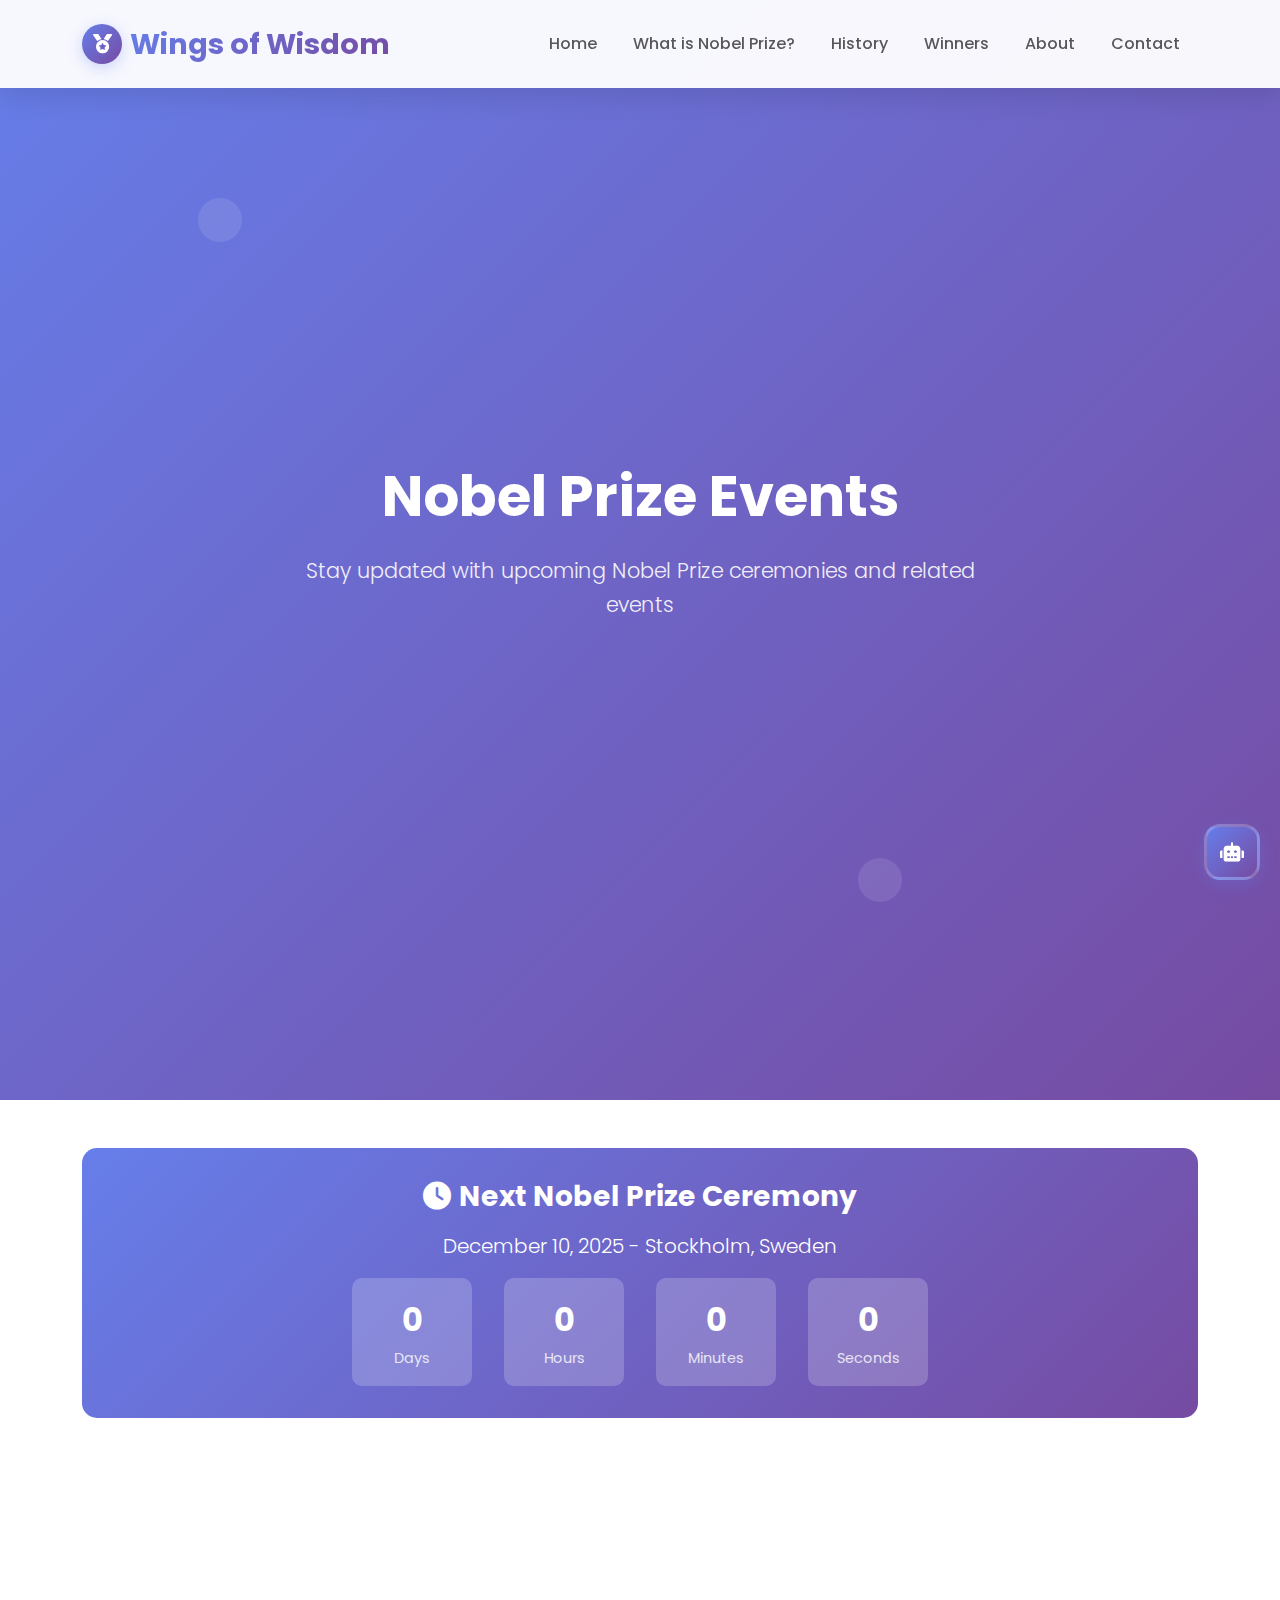
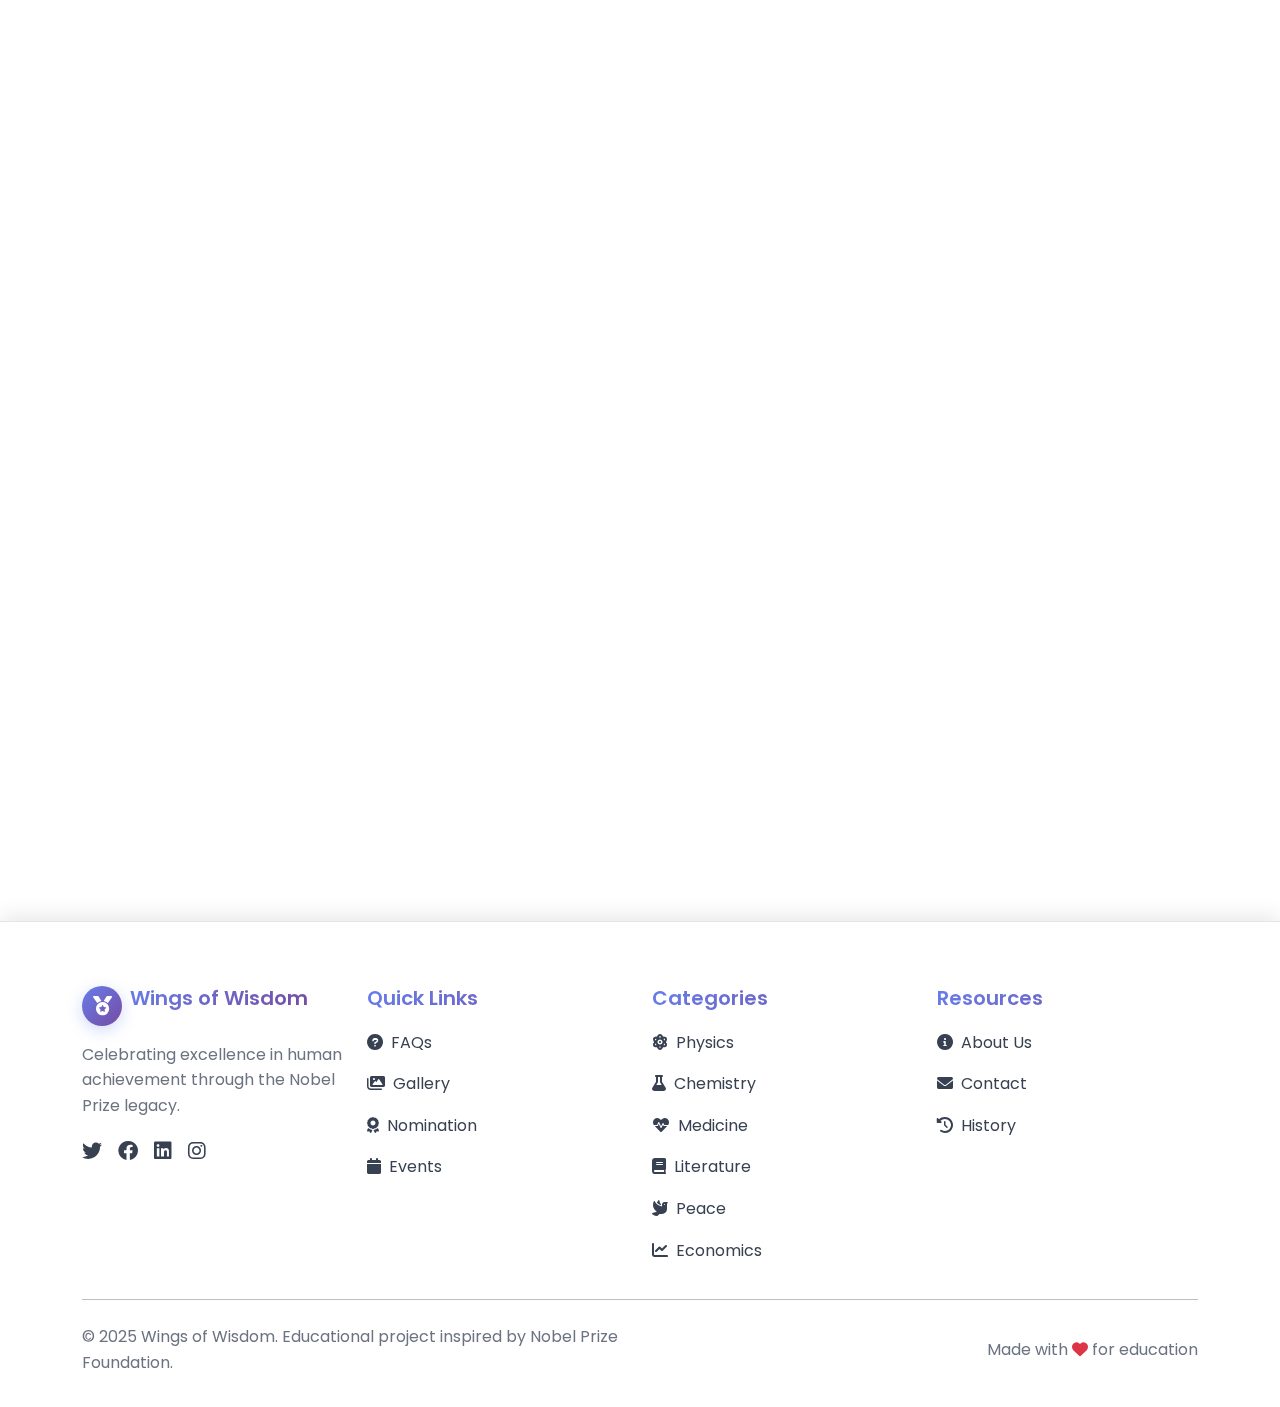
<file: events.html>
<!DOCTYPE html>
<html lang="en">
<head>
    <meta charset="UTF-8">
    <meta name="viewport" content="width=device-width, initial-scale=1.0">
    <title>Events - Wings of Wisdom</title>
    <link href="https://cdn.jsdelivr.net/npm/bootstrap@5.0.2/dist/css/bootstrap.min.css" rel="stylesheet">
    <link href="https://cdnjs.cloudflare.com/ajax/libs/font-awesome/6.0.0/css/all.min.css" rel="stylesheet">
    <link rel="stylesheet" href="styles.css">
</head>
<body>
    <nav class="navbar navbar-expand-lg navbar-light fixed-top">
        <div class="container">
            <a class="navbar-brand d-flex align-items-center" href="index.html">
                <div class="logo-icon me-2">
                    <i class="fas fa-medal"></i>
                </div>
                <span class="logo-text">Wings of Wisdom</span>
                
            </a>
            <button class="navbar-toggler" type="button" data-bs-toggle="collapse" data-bs-target="#navbarNav">
                <span class="navbar-toggler-icon"></span>
            </button>
            <div class="collapse navbar-collapse" id="navbarNav">
                <ul class="navbar-nav ms-auto">
                    <li class="nav-item"><a class="nav-link" href="index.html">Home</a></li>
                    <li class="nav-item"><a class="nav-link" href="index.html#what-is-nobel">What is Nobel Prize?</a></li>
                    <li class="nav-item"><a class="nav-link" href="history.html">History</a></li>
                    <li class="nav-item"><a class="nav-link" href="winners.html">Winners</a></li>
                    <li class="nav-item"><a class="nav-link" href="about.html">About</a></li>
                    <li class="nav-item"><a class="nav-link" href="contact.html">Contact</a></li>
                </ul>
            </div>
        </div>
    </nav>

    <section class="hero">
        <div class="container">
            <div class="row align-items-center min-vh-100">
                <div class="col-lg-8 mx-auto text-center">
                    <h1 class="display-3 fw-bold">Nobel Prize Events</h1>
                    <p class="lead">Stay updated with upcoming Nobel Prize ceremonies and related events</p>
                </div>
            </div>
        </div>
    </section>

    <div class="container my-5">
        <!-- Event Timer -->
        <div class="event-timer">
            <h3 class="fw-bold mb-3"><i class="fas fa-clock me-2"></i>Next Nobel Prize Ceremony</h3>
            <p class="lead">December 10, 2025 - Stockholm, Sweden</p>
            <div class="timer-display" id="eventTimer">
                <div class="timer-unit">
                    <span class="timer-number" id="days">0</span>
                    <span class="timer-label">Days</span>
                </div>
                <div class="timer-unit">
                    <span class="timer-number" id="hours">0</span>
                    <span class="timer-label">Hours</span>
                </div>
                <div class="timer-unit">
                    <span class="timer-number" id="minutes">0</span>
                    <span class="timer-label">Minutes</span>
                </div>
                <div class="timer-unit">
                    <span class="timer-number" id="seconds">0</span>
                    <span class="timer-label">Seconds</span>
                </div>
            </div>
        </div>

        <div class="row g-5">
            <div class="col-lg-6">
                <div class="modern-card scroll-animate" onclick="showEventModal('upcoming')">
                    <h2 class="fw-bold mb-4"><i class="fas fa-calendar-plus me-2 text-success"></i>Upcoming Events</h2>
                    <div class="timeline">
                        <div class="timeline-item">
                            <div class="d-flex justify-content-between align-items-center mb-2">
                                <h4 class="fw-bold text-primary mb-0">December 10, 2025</h4>
                                <span class="badge bg-success">Upcoming</span>
                            </div>
                            <h5 class="fw-semibold">Nobel Prize Ceremony</h5>
                            <p class="text-muted mb-2"><i class="fas fa-map-marker-alt me-2"></i>Stockholm, Sweden</p>
                            <p>Annual ceremony celebrating the 2025 Nobel Prize winners across all categories.</p>
                        </div>
                    </div>
                </div>
            </div>

            <div class="col-lg-6">
                <div class="modern-card scroll-animate" onclick="showEventModal('past')">
                    <h2 class="fw-bold mb-4"><i class="fas fa-history me-2 text-info"></i>Past Events</h2>
                    <div class="timeline">
                        <div class="timeline-item">
                            <div class="d-flex justify-content-between align-items-center mb-2">
                                <h4 class="fw-bold text-secondary mb-0">December 10, 2024</h4>
                                <span class="badge bg-secondary">Completed</span>
                            </div>
                            <h5 class="fw-semibold">2024 Nobel Ceremony</h5>
                            <p class="text-muted mb-2"><i class="fas fa-award me-2"></i>AI & Protein Research</p>
                            <p>Celebrated achievements in artificial intelligence and protein structure prediction.</p>
                        </div>
                    </div>
                </div>
            </div>
        </div>

        <div class="modern-card scroll-animate mt-5" onclick="showEventModal('info')">
            <h2 class="fw-bold mb-4"><i class="fas fa-info-circle me-2"></i>Event Information</h2>
            <div class="row g-4">
                <div class="col-md-4">
                    <div class="text-center">
                        <i class="fas fa-clock fa-3x text-primary mb-3"></i>
                        <h5 class="fw-bold">Ceremony Time</h5>
                        <p class="text-muted">4:30 PM CET<br>December 10th annually</p>
                    </div>
                </div>
                <div class="col-md-4">
                    <div class="text-center">
                        <i class="fas fa-tv fa-3x text-success mb-3"></i>
                        <h5 class="fw-bold">Live Broadcast</h5>
                        <p class="text-muted">Available worldwide<br>Multiple languages</p>
                    </div>
                </div>
                <div class="col-md-4">
                    <div class="text-center">
                        <i class="fas fa-users fa-3x text-warning mb-3"></i>
                        <h5 class="fw-bold">Attendance</h5>
                        <p class="text-muted">1,300 guests<br>By invitation only</p>
                    </div>
                </div>
            </div>
        </div>
    </div>

    <!-- Event Details Modal -->
    <div class="modal fade" id="eventModal" tabindex="-1">
        <div class="modal-dialog modal-lg">
            <div class="modal-content">
                <div class="modal-header">
                    <h5 class="modal-title" id="eventModalTitle"></h5>
                    <button type="button" class="btn-close" data-bs-dismiss="modal"></button>
                </div>
                <div class="modal-body" id="eventModalBody"></div>
                <div class="modal-footer">
                    <button type="button" class="btn btn-secondary" data-bs-dismiss="modal">Close</button>
                </div>
            </div>
        </div>
    </div>

    <footer class="footer">
        <div class="container">
            <div class="row g-4">
                <div class="col-lg-3 col-md-6">
                    <div class="d-flex align-items-center mb-3"><div class="logo-icon me-2" ><i class="fas fa-medal"></i></div>
                <h5 class="mb-0">Wings of Wisdom</h5></div>
                    <p class="text-muted">Celebrating excellence in human achievement through the Nobel Prize legacy.</p>
                    <div class="d-flex gap-3 mt-3">
                        <a href="#" class="text-decoration-none"><i class="fab fa-twitter fa-lg"></i></a>
                        <a href="#" class="text-decoration-none"><i class="fab fa-facebook fa-lg"></i></a>
                        <a href="#" class="text-decoration-none"><i class="fab fa-linkedin fa-lg"></i></a>
                        <a href="#" class="text-decoration-none"><i class="fab fa-instagram fa-lg"></i></a>
                    </div>
                </div>
                <div class="col-lg-3 col-md-6">
                    <h5>Quick Links</h5>
                    <ul class="list-unstyled">
                        <li><a href="faqs.html"><i class="fas fa-question-circle me-2"></i>FAQs</a></li>
                        <li><a href="gallery.html"><i class="fas fa-images me-2"></i>Gallery</a></li>
                        <li><a href="nomination.html"><i class="fas fa-award me-2"></i>Nomination</a></li>
                        <li><a href="events.html"><i class="fas fa-calendar me-2"></i>Events</a></li>
                    </ul>
                </div>
                <div class="col-lg-3 col-md-6">
                    <h5>Categories</h5>
                    <ul class="list-unstyled">
                        <li><a href="winners.html?category=physics"><i class="fas fa-atom me-2"></i>Physics</a></li>
                        <li><a href="winners.html?category=chemistry"><i class="fas fa-flask me-2"></i>Chemistry</a></li>
                        <li><a href="winners.html?category=medicine"><i class="fas fa-heartbeat me-2"></i>Medicine</a></li>
                        <li><a href="winners.html?category=literature"><i class="fas fa-book me-2"></i>Literature</a></li>
                        <li><a href="winners.html?category=peace"><i class="fas fa-dove me-2"></i>Peace</a></li>
                        <li><a href="winners.html?category=economics"><i class="fas fa-chart-line me-2"></i>Economics</a></li>
                    </ul>
                </div>
                <div class="col-lg-3 col-md-6">
                    <h5>Resources</h5>
                    <ul class="list-unstyled">
                        <li><a href="about.html"><i class="fas fa-info-circle me-2"></i>About Us</a></li>
                        <li><a href="contact.html"><i class="fas fa-envelope me-2"></i>Contact</a></li>
                        <li><a href="history.html"><i class="fas fa-history me-2"></i>History</a></li>
                        
                        
                    </ul>
                </div>
            </div>
            <hr class="my-4">
            <div class="row align-items-center">
                <div class="col-md-6">
                    <p class="mb-0 text-muted">&copy; 2025 Wings of Wisdom. Educational project inspired by Nobel Prize Foundation.</p>
                </div>
                <div class="col-md-6 text-md-end">
                    <p class="mb-0 text-muted">Made with <i class="fas fa-heart text-danger"></i> for education</p>
                </div>
            </div>
        </div>
    </footer>

    <script src="https://cdn.jsdelivr.net/npm/bootstrap@5.0.2/dist/js/bootstrap.bundle.min.js"></script>
    <script src="script.js"></script>
</body>

    <!-- Scroll to Top Button -->
    <button class="scroll-to-top" id="scrollToTop" onclick="scrollToTop()">
        <i class="fas fa-arrow-up"></i>
    </button>

    <!-- Chatbot Widget -->
    <div class="chatbot-widget" id="chatbotWidget">
        <div class="chatbot-header ms-auto" onclick="toggleChatbot()">
            <i class="fas fa-robot"></i>
            
        </div>
        <div class="chatbot-body" id="chatbotBody">
            <div class="chat-messages" id="chatMessages">
                <div class="bot-message">
                    <i class="fas fa-robot"></i>
                    <span>Hi! I'm your Nobel Prize assistant. Ask me anything about Nobel laureates!</span>
                </div>
            </div>
            <div class="chat-input-container">
                <input type="text" id="chatInput" placeholder="Ask about Nobel Prize..." onkeypress="handleChatInput(event)">
                <button onclick="sendMessage()" class="chat-send-btn">
                    <i class="fas fa-paper-plane"></i>
                </button>
            </div>
        </div>
    </div>
</html>
</file>
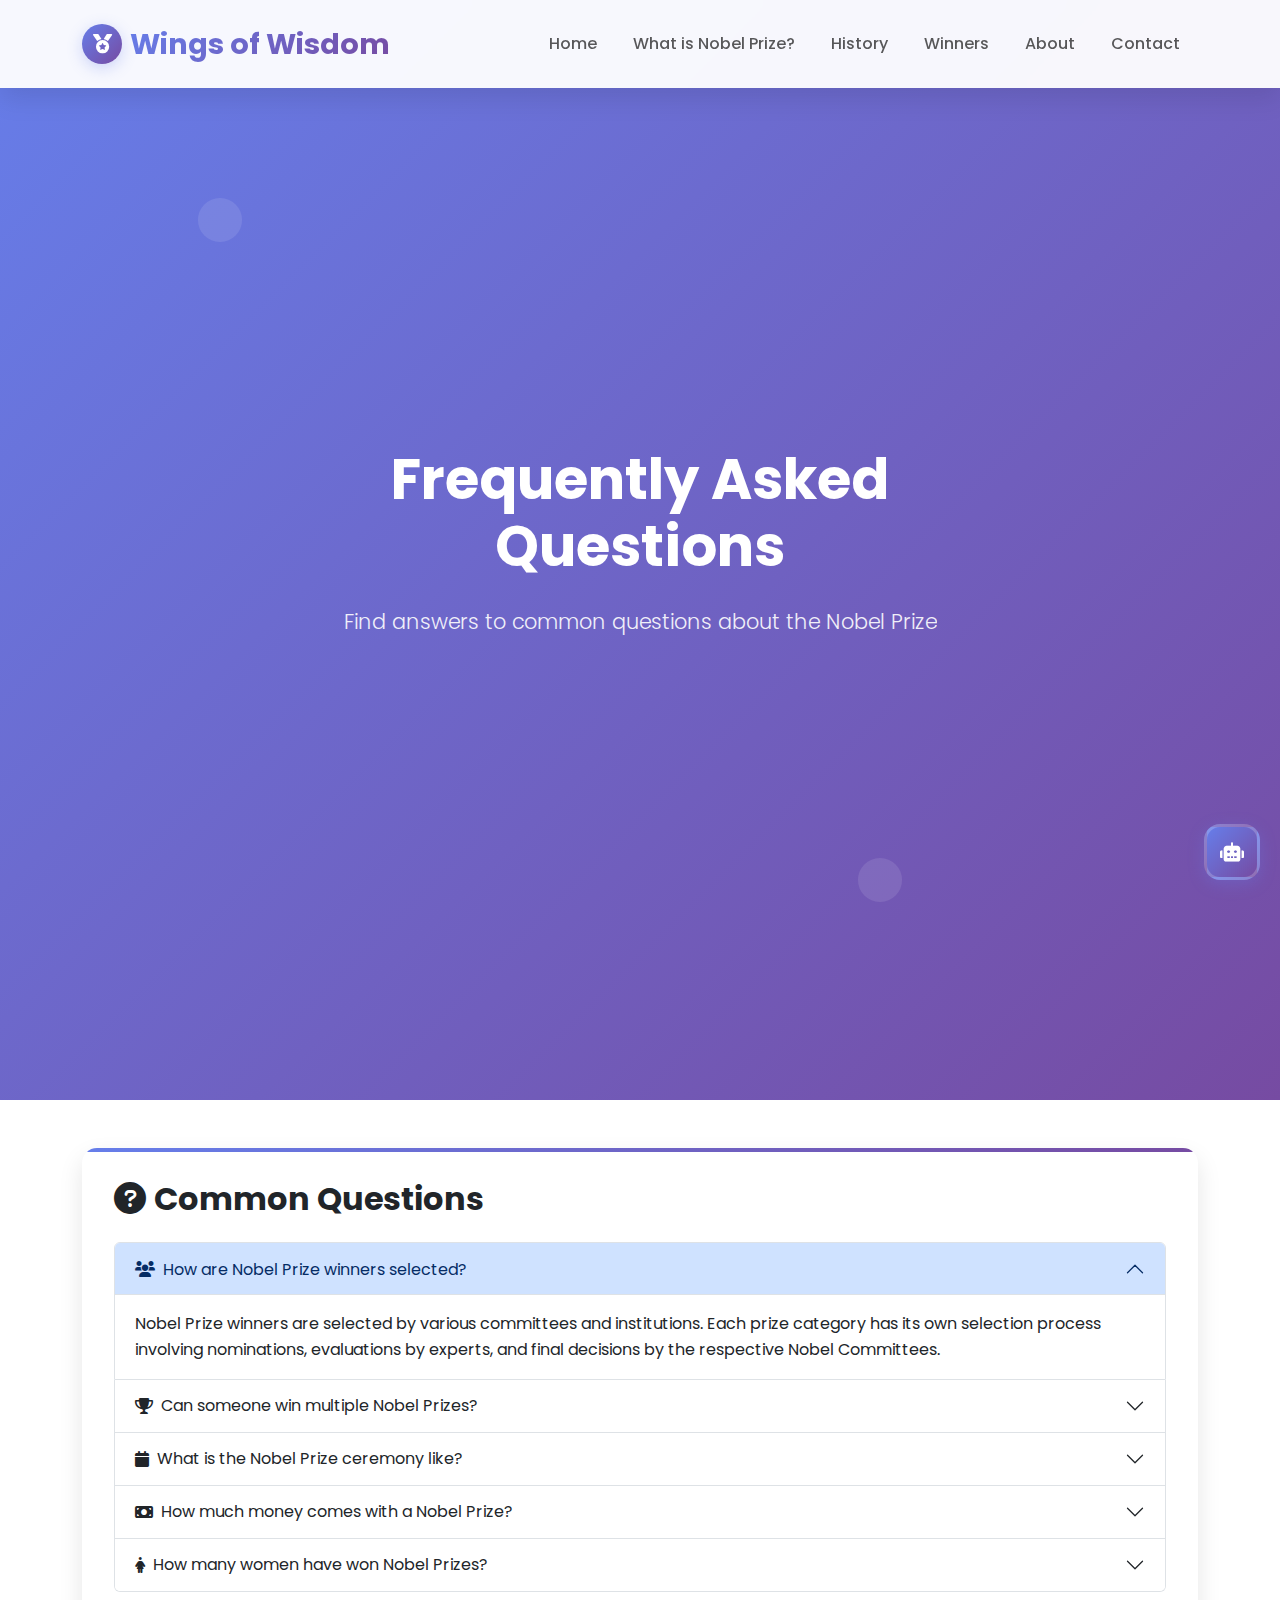
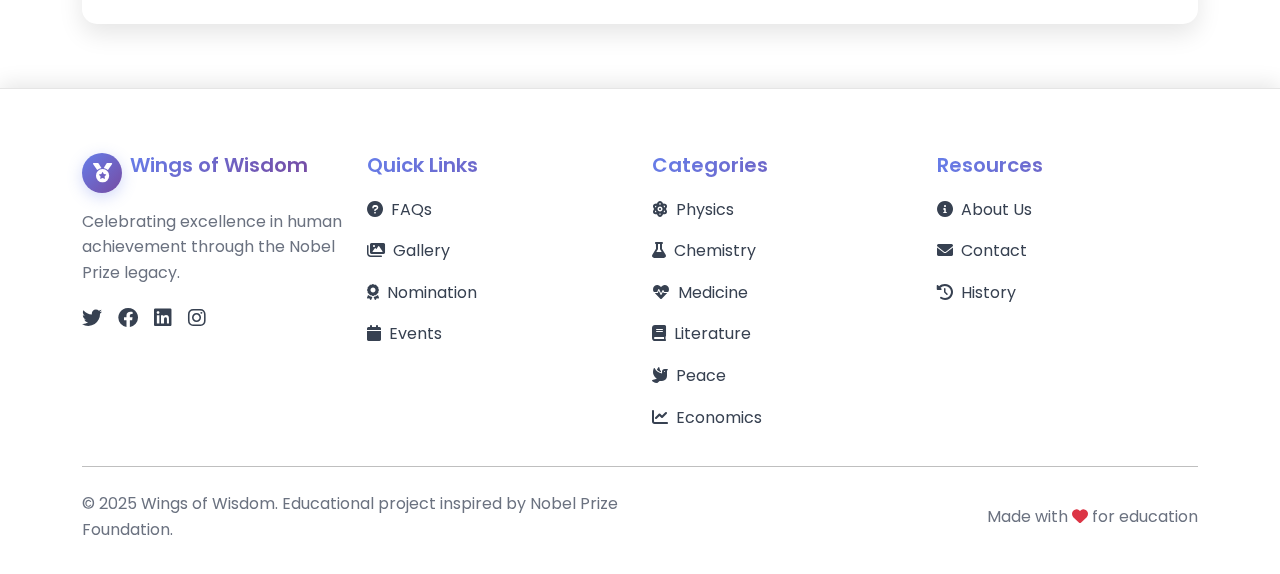
<file: faqs.html>
<!DOCTYPE html>
<html lang="en">
<head>
    <meta charset="UTF-8">
    <meta name="viewport" content="width=device-width, initial-scale=1.0">
    <title>FAQs - Wings of Wisdom</title>
    <link href="https://cdn.jsdelivr.net/npm/bootstrap@5.0.2/dist/css/bootstrap.min.css" rel="stylesheet">
    <link href="https://cdnjs.cloudflare.com/ajax/libs/font-awesome/6.0.0/css/all.min.css" rel="stylesheet">
    <link rel="stylesheet" href="styles.css">
</head>
<body>
    <nav class="navbar navbar-expand-lg navbar-light fixed-top">
        <div class="container">
            <a class="navbar-brand d-flex align-items-center" href="index.html">
                <div class="logo-icon me-2">
                    <i class="fas fa-medal"></i>
                </div>
                <span class="logo-text">Wings of Wisdom</span>
            </a>
            <button class="navbar-toggler" type="button" data-bs-toggle="collapse" data-bs-target="#navbarNav">
                <span class="navbar-toggler-icon"></span>
            </button>
            <div class="collapse navbar-collapse" id="navbarNav">
                <ul class="navbar-nav ms-auto">
                    <li class="nav-item"><a class="nav-link" href="index.html">Home</a></li>
                    <li class="nav-item"><a class="nav-link" href="index.html#what-is-nobel">What is Nobel Prize?</a></li>
                    <li class="nav-item"><a class="nav-link" href="history.html">History</a></li>
                    <li class="nav-item"><a class="nav-link" href="winners.html">Winners</a></li>
                    <li class="nav-item"><a class="nav-link" href="about.html">About</a></li>
                    <li class="nav-item"><a class="nav-link" href="contact.html">Contact</a></li>
                </ul>
            </div>
        </div>
    </nav>

    <section class="hero">
        <div class="container">
            <div class="row align-items-center min-vh-100">
                <div class="col-lg-8 mx-auto text-center">
                    <h1 class="display-3 fw-bold">Frequently Asked Questions</h1>
                    <p class="lead">Find answers to common questions about the Nobel Prize</p>
                </div>
            </div>
        </div>
    </section>

    <div class="container my-5">
        <div class="modern-card">
            <h2 class="fw-bold mb-4"><i class="fas fa-question-circle me-2"></i>Common Questions</h2>
            
            <div class="accordion" id="faqAccordion">
                <div class="accordion-item">
                    <h2 class="accordion-header">
                        <button class="accordion-button" type="button" data-bs-toggle="collapse" data-bs-target="#faq1">
                            <i class="fas fa-users me-2"></i>How are Nobel Prize winners selected?
                        </button>
                    </h2>
                    <div id="faq1" class="accordion-collapse collapse show" data-bs-parent="#faqAccordion">
                        <div class="accordion-body">
                            Nobel Prize winners are selected by various committees and institutions. Each prize category has its own selection process involving nominations, evaluations by experts, and final decisions by the respective Nobel Committees.
                        </div>
                    </div>
                </div>

                <div class="accordion-item">
                    <h2 class="accordion-header">
                        <button class="accordion-button collapsed" type="button" data-bs-toggle="collapse" data-bs-target="#faq2">
                            <i class="fas fa-trophy me-2"></i>Can someone win multiple Nobel Prizes?
                        </button>
                    </h2>
                    <div id="faq2" class="accordion-collapse collapse" data-bs-parent="#faqAccordion">
                        <div class="accordion-body">
                            Yes, several individuals have won multiple Nobel Prizes. Marie Curie won in both Physics (1903) and Chemistry (1911). Linus Pauling won in Chemistry (1954) and Peace (1962).
                        </div>
                    </div>
                </div>

                <div class="accordion-item">
                    <h2 class="accordion-header">
                        <button class="accordion-button collapsed" type="button" data-bs-toggle="collapse" data-bs-target="#faq3">
                            <i class="fas fa-calendar me-2"></i>What is the Nobel Prize ceremony like?
                        </button>
                    </h2>
                    <div id="faq3" class="accordion-collapse collapse" data-bs-parent="#faqAccordion">
                        <div class="accordion-body">
                            The Nobel Prize ceremony takes place annually on December 10th in Stockholm, Sweden (except for the Peace Prize, which is awarded in Oslo, Norway). It's a formal event attended by the Swedish Royal Family and distinguished guests.
                        </div>
                    </div>
                </div>

                <div class="accordion-item">
                    <h2 class="accordion-header">
                        <button class="accordion-button collapsed" type="button" data-bs-toggle="collapse" data-bs-target="#faq4">
                            <i class="fas fa-money-bill me-2"></i>How much money comes with a Nobel Prize?
                        </button>
                    </h2>
                    <div id="faq4" class="accordion-collapse collapse" data-bs-parent="#faqAccordion">
                        <div class="accordion-body">
                            The Nobel Prize comes with a monetary award that varies each year. In recent years, it has been approximately 10 million Swedish kronor (about $1 million USD), which is shared among recipients if there are multiple winners in a category.
                        </div>
                    </div>
                </div>

                <div class="accordion-item">
                    <h2 class="accordion-header">
                        <button class="accordion-button collapsed" type="button" data-bs-toggle="collapse" data-bs-target="#faq5">
                            <i class="fas fa-female me-2"></i>How many women have won Nobel Prizes?
                        </button>
                    </h2>
                    <div id="faq5" class="accordion-collapse collapse" data-bs-parent="#faqAccordion">
                        <div class="accordion-body">
                            As of 2024, 60 women have been awarded Nobel Prizes. Marie Curie was the first woman to win a Nobel Prize in 1903, and she remains the only person to have won Nobel Prizes in two different scientific fields.
                        </div>
                    </div>
                </div>
            </div>
        </div>
    </div>

    <footer class="footer">
        <div class="container">
            <div class="row g-4">
                <div class="col-lg-3 col-md-6">
                    <div class="d-flex align-items-center mb-3"><div class="logo-icon me-2" ><i class="fas fa-medal"></i></div>
                <h5 class="mb-0">Wings of Wisdom</h5></div>
                    <p class="text-muted">Celebrating excellence in human achievement through the Nobel Prize legacy.</p>
                    <div class="d-flex gap-3 mt-3">
                        <a href="#" class="text-decoration-none"><i class="fab fa-twitter fa-lg"></i></a>
                        <a href="#" class="text-decoration-none"><i class="fab fa-facebook fa-lg"></i></a>
                        <a href="#" class="text-decoration-none"><i class="fab fa-linkedin fa-lg"></i></a>
                        <a href="#" class="text-decoration-none"><i class="fab fa-instagram fa-lg"></i></a>
                    </div>
                </div>
                <div class="col-lg-3 col-md-6">
                    <h5>Quick Links</h5>
                    <ul class="list-unstyled">
                        <li><a href="faqs.html"><i class="fas fa-question-circle me-2"></i>FAQs</a></li>
                        <li><a href="gallery.html"><i class="fas fa-images me-2"></i>Gallery</a></li>
                        <li><a href="nomination.html"><i class="fas fa-award me-2"></i>Nomination</a></li>
                        <li><a href="events.html"><i class="fas fa-calendar me-2"></i>Events</a></li>
                    </ul>
                </div>
                <div class="col-lg-3 col-md-6">
                    <h5>Categories</h5>
                    <ul class="list-unstyled">
                        <li><a href="winners.html?category=physics"><i class="fas fa-atom me-2"></i>Physics</a></li>
                        <li><a href="winners.html?category=chemistry"><i class="fas fa-flask me-2"></i>Chemistry</a></li>
                        <li><a href="winners.html?category=medicine"><i class="fas fa-heartbeat me-2"></i>Medicine</a></li>
                        <li><a href="winners.html?category=literature"><i class="fas fa-book me-2"></i>Literature</a></li>
                        <li><a href="winners.html?category=peace"><i class="fas fa-dove me-2"></i>Peace</a></li>
                        <li><a href="winners.html?category=economics"><i class="fas fa-chart-line me-2"></i>Economics</a></li>
                    </ul>
                </div>
                <div class="col-lg-3 col-md-6">
                    <h5>Resources</h5>
                    <ul class="list-unstyled">
                        <li><a href="about.html"><i class="fas fa-info-circle me-2"></i>About Us</a></li>
                        <li><a href="contact.html"><i class="fas fa-envelope me-2"></i>Contact</a></li>
                        <li><a href="history.html"><i class="fas fa-history me-2"></i>History</a></li>
                        
                        
                    </ul>
                </div>
            </div>
            <hr class="my-4">
            <div class="row align-items-center">
                <div class="col-md-6">
                    <p class="mb-0 text-muted">&copy; 2025 Wings of Wisdom. Educational project inspired by Nobel Prize Foundation.</p>
                </div>
                <div class="col-md-6 text-md-end">
                    <p class="mb-0 text-muted">Made with <i class="fas fa-heart text-danger"></i> for education</p>
                </div>
            </div>
        </div>
    </footer>

    <script src="https://cdn.jsdelivr.net/npm/bootstrap@5.0.2/dist/js/bootstrap.bundle.min.js"></script>
    <script src="script.js"></script>
</body>

    <!-- Scroll to Top Button -->
    <button class="scroll-to-top" id="scrollToTop" onclick="scrollToTop()">
        <i class="fas fa-arrow-up"></i>
    </button>

    <!-- Chatbot Widget -->
    <div class="chatbot-widget" id="chatbotWidget">
        <div class="chatbot-header ms-auto" onclick="toggleChatbot()">
            <i class="fas fa-robot"></i>
            
        </div>
        <div class="chatbot-body" id="chatbotBody">
            <div class="chat-messages" id="chatMessages">
                <div class="bot-message">
                    <i class="fas fa-robot"></i>
                    <span>Hi! I'm your Nobel Prize assistant. Ask me anything about Nobel laureates!</span>
                </div>
            </div>
            <div class="chat-input-container">
                <input type="text" id="chatInput" placeholder="Ask about Nobel Prize..." onkeypress="handleChatInput(event)">
                <button onclick="sendMessage()" class="chat-send-btn">
                    <i class="fas fa-paper-plane"></i>
                </button>
            </div>
        </div>
    </div>
</html>
</file>
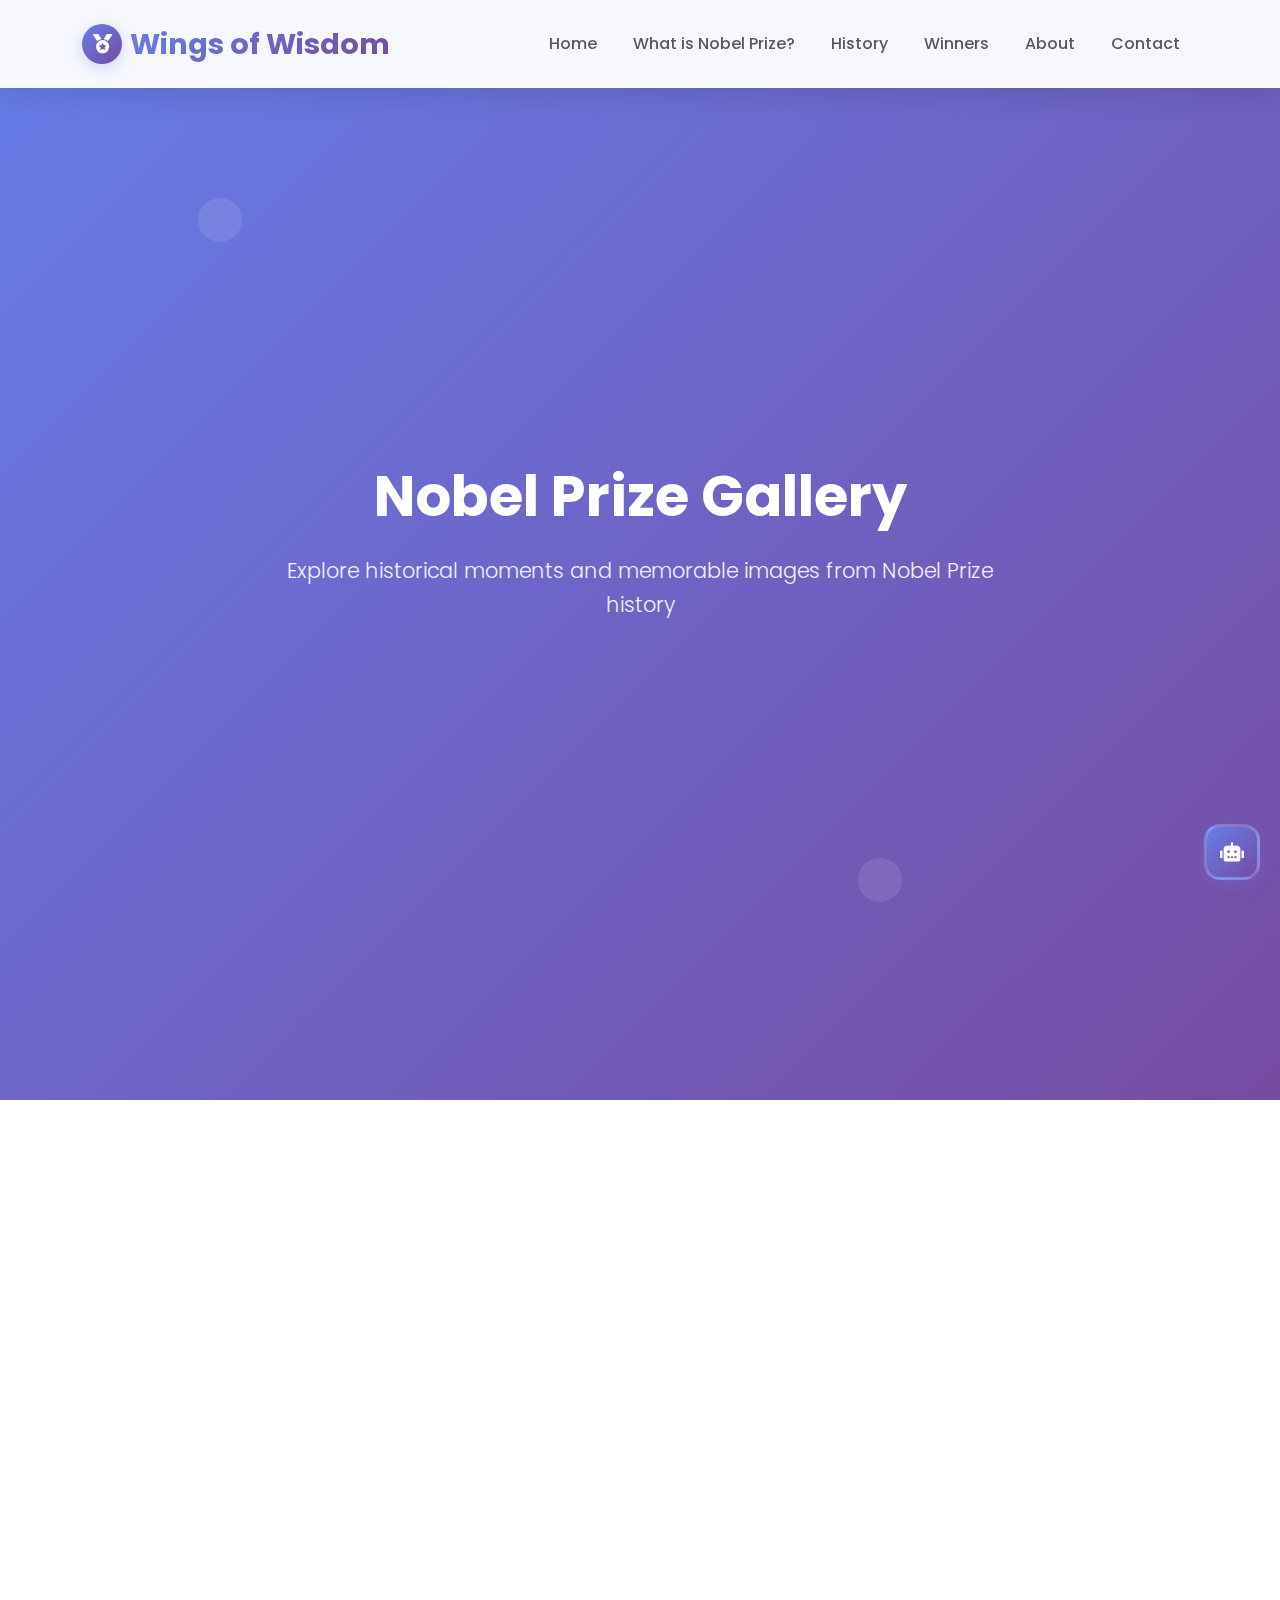
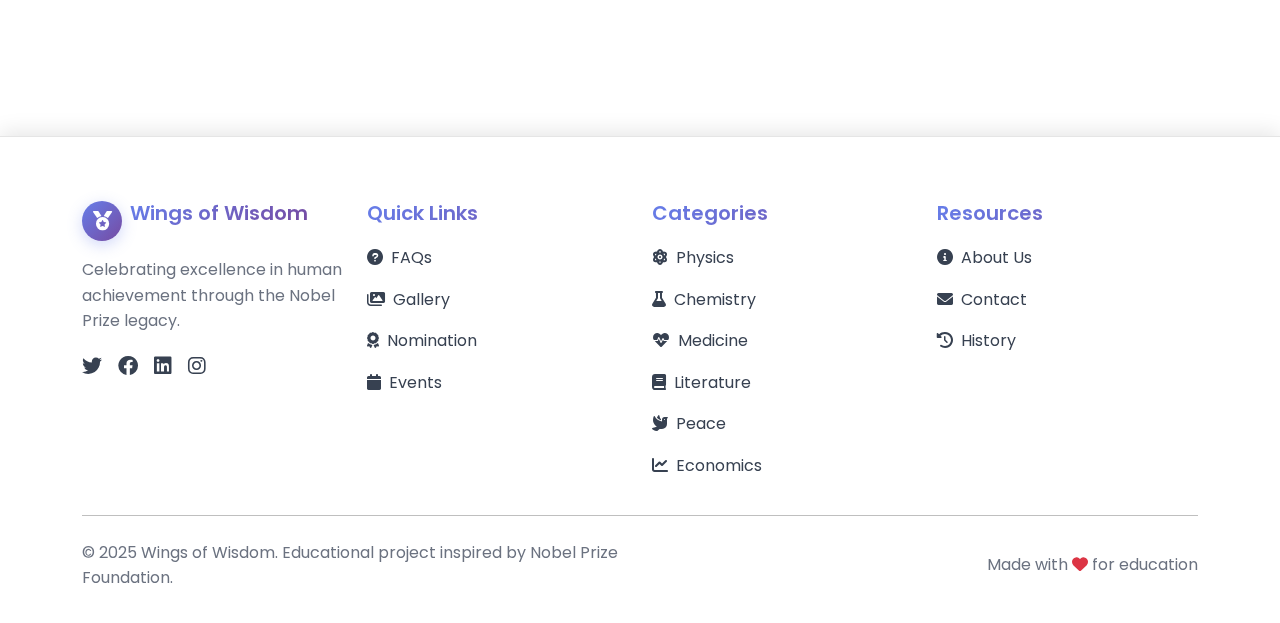
<file: gallery.html>
<!DOCTYPE html>
<html lang="en">
<head>
    <meta charset="UTF-8">
    <meta name="viewport" content="width=device-width, initial-scale=1.0">
    <title>Gallery - Wings of Wisdom</title>
    <link href="https://cdn.jsdelivr.net/npm/bootstrap@5.0.2/dist/css/bootstrap.min.css" rel="stylesheet">
    <link href="https://cdnjs.cloudflare.com/ajax/libs/font-awesome/6.0.0/css/all.min.css" rel="stylesheet">
    <link rel="stylesheet" href="styles.css">
</head>
<body>
    <nav class="navbar navbar-expand-lg navbar-light fixed-top">
        <div class="container">
            <a class="navbar-brand d-flex align-items-center" href="index.html">
                <div class="logo-icon me-2">
                    <i class="fas fa-medal"></i>
                </div>
                <span class="logo-text">Wings of Wisdom</span>
                
            </a>
            <button class="navbar-toggler" type="button" data-bs-toggle="collapse" data-bs-target="#navbarNav">
                <span class="navbar-toggler-icon"></span>
            </button>
            <div class="collapse navbar-collapse" id="navbarNav">
                <ul class="navbar-nav ms-auto">
                    <li class="nav-item"><a class="nav-link" href="index.html">Home</a></li>
                    <li class="nav-item"><a class="nav-link" href="index.html#what-is-nobel">What is Nobel Prize?</a></li>
                    <li class="nav-item"><a class="nav-link" href="history.html">History</a></li>
                    <li class="nav-item"><a class="nav-link" href="winners.html">Winners</a></li>
                    <li class="nav-item"><a class="nav-link" href="about.html">About</a></li>
                    <li class="nav-item"><a class="nav-link" href="contact.html">Contact</a></li>
                </ul>
            </div>
        </div>
    </nav>

    <section class="hero">
        <div class="container">
            <div class="row align-items-center min-vh-100">
                <div class="col-lg-8 mx-auto text-center">
                    <h1 class="display-3 fw-bold">Nobel Prize Gallery</h1>
                    <p class="lead">Explore historical moments and memorable images from Nobel Prize history</p>
                </div>
            </div>
        </div>
    </section>

    <div class="container my-5">
        <div class="row g-4">
            <div class="col-lg-4 col-md-6">
                <div class="gallery-item scroll-animate">
                    <img src="[data-uri]" alt="Alfred Nobel Portrait" class="img-fluid">
                    <div class="position-absolute bottom-0 start-0 end-0 p-3 bg-gradient text-white">
                        <h5 class="mb-1">Alfred Nobel</h5>
                        <small>Founder of the Nobel Prize</small>
                    </div>
                </div>
            </div>
            <div class="col-lg-4 col-md-6">
                <div class="gallery-item scroll-animate">
                    <img src="[data-uri]" alt="Nobel Prize Ceremony" class="img-fluid">
                    <div class="position-absolute bottom-0 start-0 end-0 p-3 bg-gradient text-white">
                        <h5 class="mb-1">Nobel Ceremony</h5>
                        <small>Annual celebration in Stockholm</small>
                    </div>
                </div>
            </div>
            <div class="col-lg-4 col-md-6">
                <div class="gallery-item scroll-animate">
                    <img src="[data-uri]" alt="Marie Curie in Laboratory" class="img-fluid">
                    <div class="position-absolute bottom-0 start-0 end-0 p-3 bg-gradient text-white">
                        <h5 class="mb-1">Marie Curie</h5>
                        <small>First woman Nobel laureate</small>
                    </div>
                </div>
            </div>
            <div class="col-lg-4 col-md-6">
                <div class="gallery-item scroll-animate">
                    <img src="[data-uri]" alt="Albert Einstein" class="img-fluid">
                    <div class="position-absolute bottom-0 start-0 end-0 p-3 bg-gradient text-white">
                        <h5 class="mb-1">Albert Einstein</h5>
                        <small>Physics Prize 1921</small>
                    </div>
                </div>
            </div>
            <div class="col-lg-4 col-md-6">
                <div class="gallery-item scroll-animate">
                    <img src="[data-uri]" alt="Nobel Prize Medal" class="img-fluid">
                    <div class="position-absolute bottom-0 start-0 end-0 p-3 bg-gradient text-white">
                        <h5 class="mb-1">Nobel Medal</h5>
                        <small>Symbol of excellence</small>
                    </div>
                </div>
            </div>
            <div class="col-lg-4 col-md-6">
                <div class="gallery-item scroll-animate">
                    <img src="[data-uri]" alt="Nobel Peace Prize" class="img-fluid">
                    <div class="position-absolute bottom-0 start-0 end-0 p-3 bg-gradient text-white">
                        <h5 class="mb-1">Peace Prize</h5>
                        <small>Awarded in Oslo, Norway</small>
                    </div>
                </div>
            </div>
        </div>
    </div>

    <footer class="footer">
        <div class="container">
            <div class="row g-4">
                <div class="col-lg-3 col-md-6">
                    <div class="d-flex align-items-center mb-3"><div class="logo-icon me-2" ><i class="fas fa-medal"></i></div>
                <h5 class="mb-0">Wings of Wisdom</h5></div>
                    <p class="text-muted">Celebrating excellence in human achievement through the Nobel Prize legacy.</p>
                    <div class="d-flex gap-3 mt-3">
                        <a href="#" class="text-decoration-none"><i class="fab fa-twitter fa-lg"></i></a>
                        <a href="#" class="text-decoration-none"><i class="fab fa-facebook fa-lg"></i></a>
                        <a href="#" class="text-decoration-none"><i class="fab fa-linkedin fa-lg"></i></a>
                        <a href="#" class="text-decoration-none"><i class="fab fa-instagram fa-lg"></i></a>
                    </div>
                </div>
                <div class="col-lg-3 col-md-6">
                    <h5>Quick Links</h5>
                    <ul class="list-unstyled">
                        <li><a href="faqs.html"><i class="fas fa-question-circle me-2"></i>FAQs</a></li>
                        <li><a href="gallery.html"><i class="fas fa-images me-2"></i>Gallery</a></li>
                        <li><a href="nomination.html"><i class="fas fa-award me-2"></i>Nomination</a></li>
                        <li><a href="events.html"><i class="fas fa-calendar me-2"></i>Events</a></li>
                    </ul>
                </div>
                <div class="col-lg-3 col-md-6">
                    <h5>Categories</h5>
                    <ul class="list-unstyled">
                        <li><a href="winners.html?category=physics"><i class="fas fa-atom me-2"></i>Physics</a></li>
                        <li><a href="winners.html?category=chemistry"><i class="fas fa-flask me-2"></i>Chemistry</a></li>
                        <li><a href="winners.html?category=medicine"><i class="fas fa-heartbeat me-2"></i>Medicine</a></li>
                        <li><a href="winners.html?category=literature"><i class="fas fa-book me-2"></i>Literature</a></li>
                        <li><a href="winners.html?category=peace"><i class="fas fa-dove me-2"></i>Peace</a></li>
                        <li><a href="winners.html?category=economics"><i class="fas fa-chart-line me-2"></i>Economics</a></li>
                    </ul>
                </div>
                <div class="col-lg-3 col-md-6">
                    <h5>Resources</h5>
                    <ul class="list-unstyled">
                        <li><a href="about.html"><i class="fas fa-info-circle me-2"></i>About Us</a></li>
                        <li><a href="contact.html"><i class="fas fa-envelope me-2"></i>Contact</a></li>
                        <li><a href="history.html"><i class="fas fa-history me-2"></i>History</a></li>
                        
                        
                    </ul>
                </div>
            </div>
            <hr class="my-4">
            <div class="row align-items-center">
                <div class="col-md-6">
                    <p class="mb-0 text-muted">&copy; 2025 Wings of Wisdom. Educational project inspired by Nobel Prize Foundation.</p>
                </div>
                <div class="col-md-6 text-md-end">
                    <p class="mb-0 text-muted">Made with <i class="fas fa-heart text-danger"></i> for education</p>
                </div>
            </div>
        </div>
    </footer>

    <script src="https://cdn.jsdelivr.net/npm/bootstrap@5.0.2/dist/js/bootstrap.bundle.min.js"></script>
    <script src="script.js"></script>
</body>

    <!-- Scroll to Top Button -->
    <button class="scroll-to-top" id="scrollToTop" onclick="scrollToTop()">
        <i class="fas fa-arrow-up"></i>
    </button>

    <!-- Chatbot Widget -->
    <div class="chatbot-widget" id="chatbotWidget">
        <div class="chatbot-header ms-auto" onclick="toggleChatbot()">
            <i class="fas fa-robot"></i>
            
        </div>
        <div class="chatbot-body" id="chatbotBody">
            <div class="chat-messages" id="chatMessages">
                <div class="bot-message">
                    <i class="fas fa-robot"></i>
                    <span>Hi! I'm your Nobel Prize assistant. Ask me anything about Nobel laureates!</span>
                </div>
            </div>
            <div class="chat-input-container">
                <input type="text" id="chatInput" placeholder="Ask about Nobel Prize..." onkeypress="handleChatInput(event)">
                <button onclick="sendMessage()" class="chat-send-btn">
                    <i class="fas fa-paper-plane"></i>
                </button>
            </div>
        </div>
    </div>
</html>
</file>
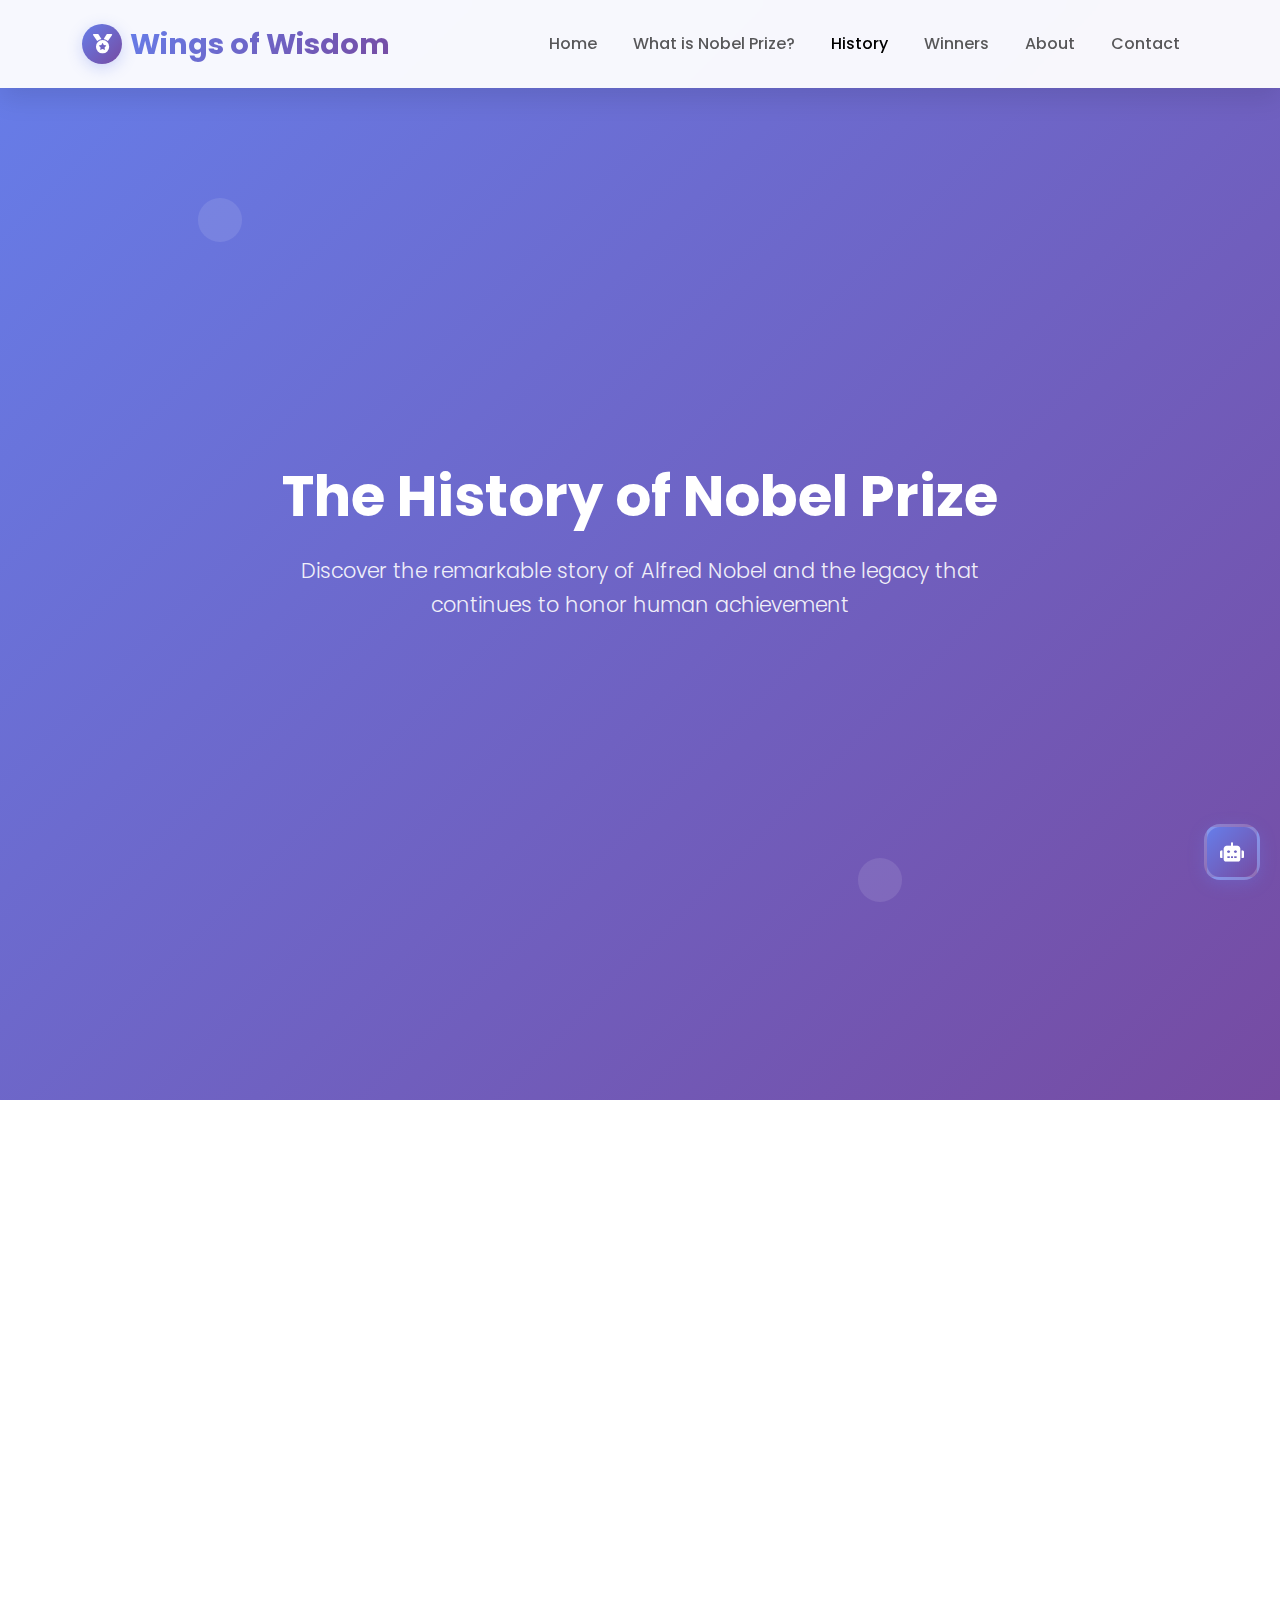
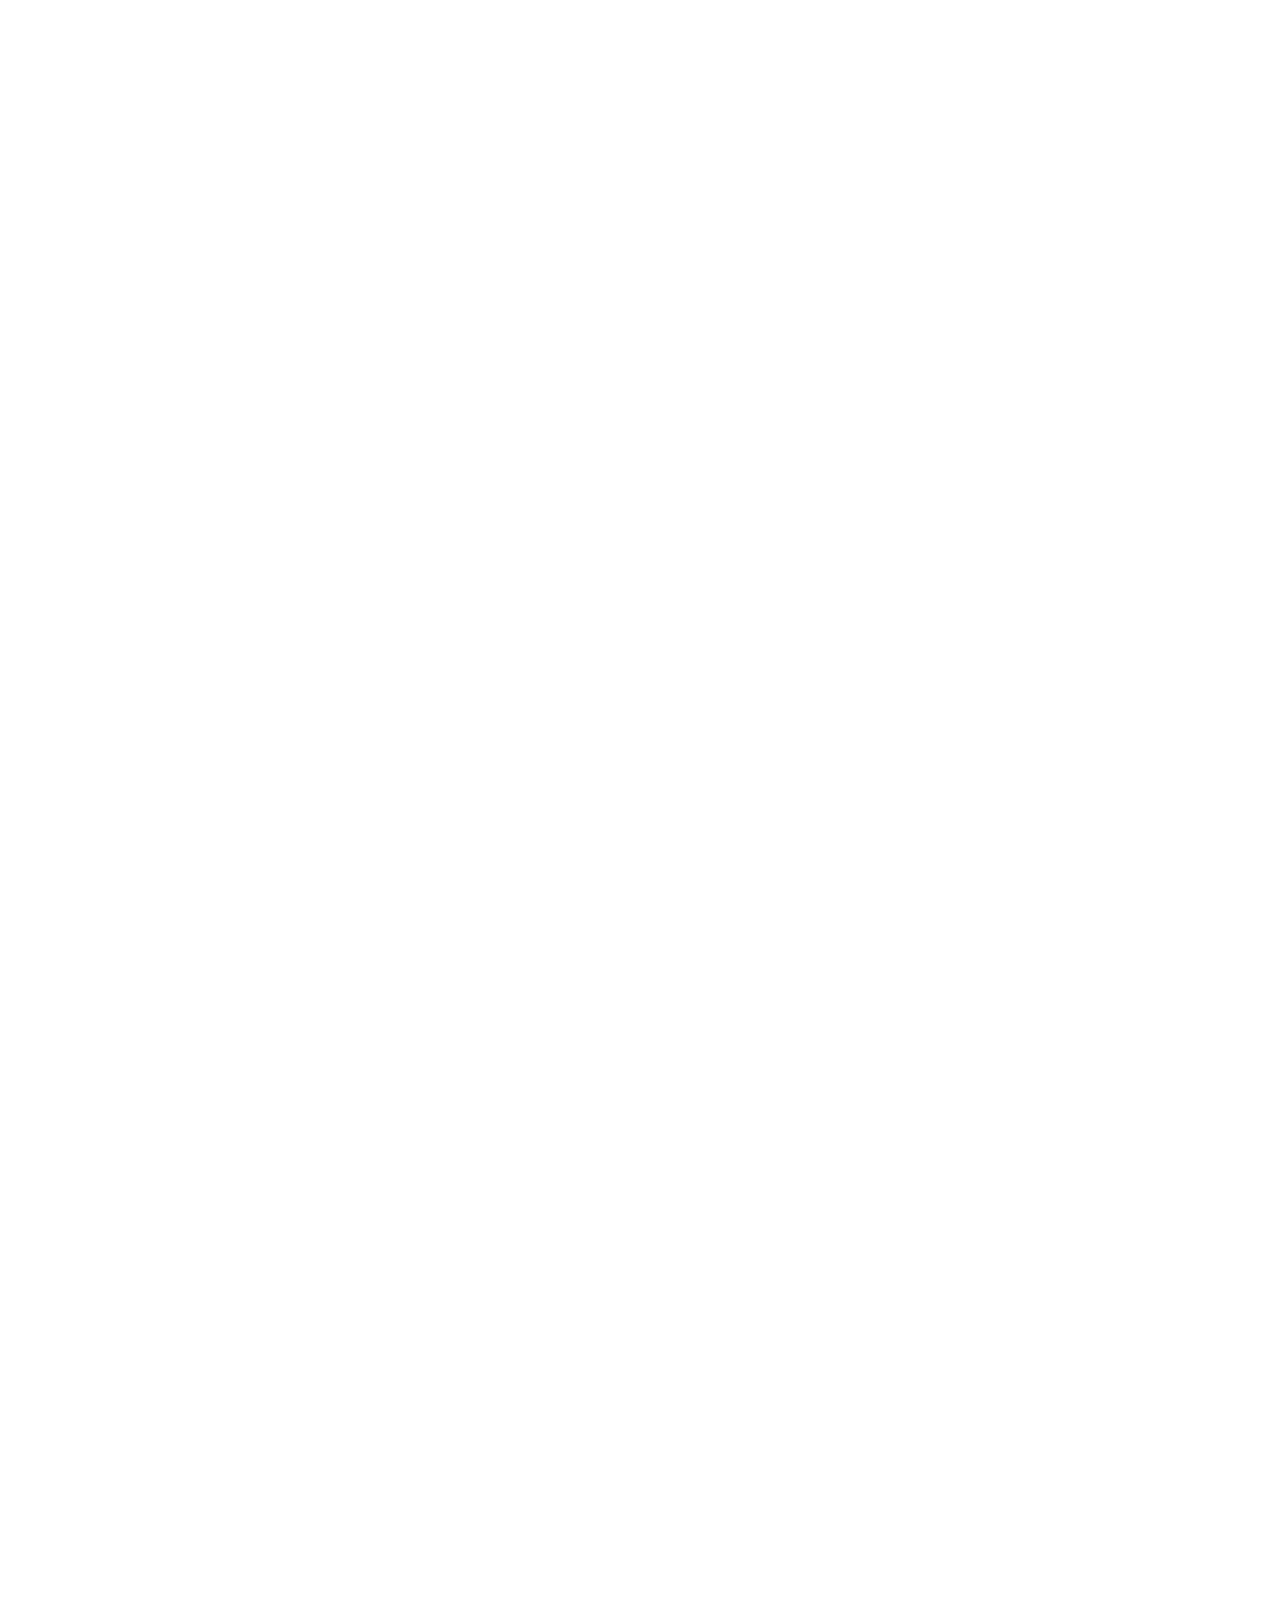
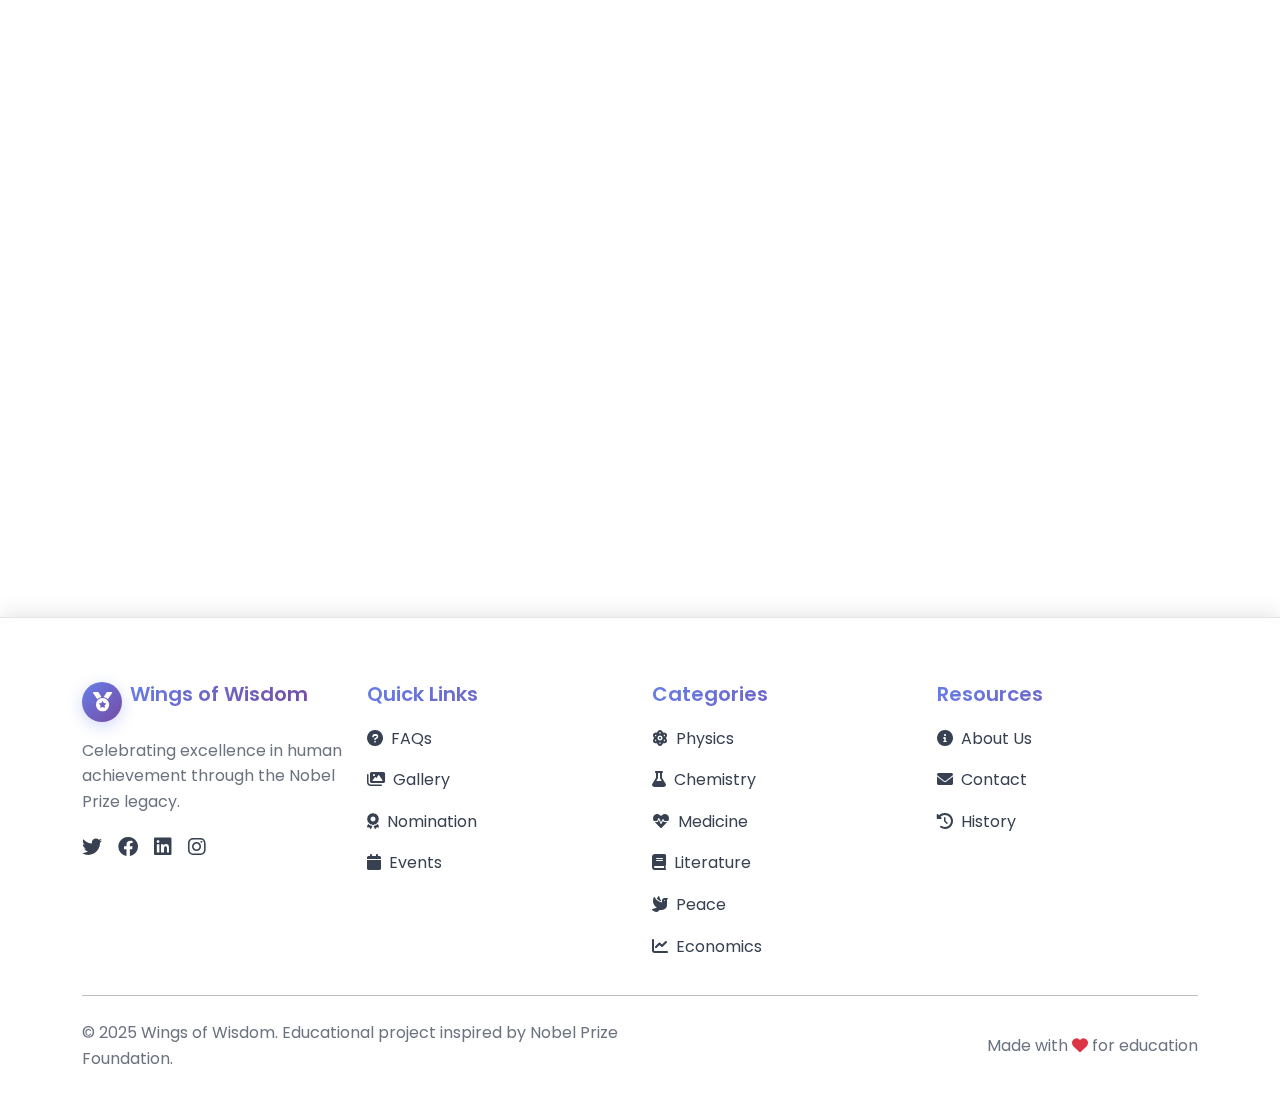
<file: history.html>
<!DOCTYPE html>
<html lang="en">
<head>
    <meta charset="UTF-8">
    <meta name="viewport" content="width=device-width, initial-scale=1.0">
    <title>History - Wings of Wisdom</title>
    <link href="https://cdn.jsdelivr.net/npm/bootstrap@5.0.2/dist/css/bootstrap.min.css" rel="stylesheet">
    <link href="https://cdnjs.cloudflare.com/ajax/libs/font-awesome/6.0.0/css/all.min.css" rel="stylesheet">
    <link rel="stylesheet" href="styles.css">
</head>
<body>
    <nav class="navbar navbar-expand-lg navbar-light fixed-top">
        <div class="container">
            <a class="navbar-brand d-flex align-items-center" href="index.html">
                <div class="logo-icon me-2">
                    <i class="fas fa-medal"></i>
                </div>
                <span class="logo-text">Wings of Wisdom</span>
            </a>
            <button class="navbar-toggler" type="button" data-bs-toggle="collapse" data-bs-target="#navbarNav">
                <span class="navbar-toggler-icon"></span>
            </button>
            <div class="collapse navbar-collapse" id="navbarNav">
                <ul class="navbar-nav ms-auto">
                    <li class="nav-item"><a class="nav-link" href="index.html">Home</a></li>
                    <li class="nav-item"><a class="nav-link" href="index.html#what-is-nobel">What is Nobel Prize?</a></li>
                    <li class="nav-item"><a class="nav-link active" href="history.html">History</a></li>
                    <li class="nav-item"><a class="nav-link" href="winners.html">Winners</a></li>
                    <li class="nav-item"><a class="nav-link" href="about.html">About</a></li>
                    <li class="nav-item"><a class="nav-link" href="contact.html">Contact</a></li>
                </ul>
            </div>
        </div>
    </nav>

    <section class="hero">
        <div class="container">
            <div class="row align-items-center min-vh-100">
                <div class="col-lg-8 mx-auto text-center">
                    <h1 class="display-3 fw-bold">The History of Nobel Prize</h1>
                    <p class="lead">Discover the remarkable story of Alfred Nobel and the legacy that continues to honor human achievement</p>
                </div>
            </div>
        </div>
    </section>

    <div class="container my-5">
        <div class="modern-card scroll-animate mb-5">
            <div class="row align-items-center">
                <div class="col-lg-8">
                    <h2 class="fw-bold mb-4"><i class="fas fa-user-circle me-2"></i>Alfred Nobel (1833-1896)</h2>
                    <p class="lead">Alfred Bernhard Nobel was a Swedish chemist, engineer, inventor, businessman, and philanthropist. He is best known for inventing dynamite and for establishing the Nobel Prizes through his will.</p>
                    <p>Nobel held 355 different patents, dynamite being the most famous. His fortune was used to establish the Nobel Prizes, which continue to honor outstanding achievements in various fields.</p>
                </div>
                <div class="col-lg-4 text-center">
                    <i class="fas fa-medal display-1 text-warning"></i>
                </div>
            </div>
        </div>

        <!-- Nobel Prize Timeline -->
        <div class="modern-card scroll-animate mb-5">
            <h2 class="fw-bold mb-4"><i class="fas fa-timeline me-2"></i>Nobel Prize Timeline</h2>
            <div class="timeline">
                <div class="timeline-item scroll-animate" onclick="showHistoryModal('birth')">
                    <h4 class="fw-bold text-primary">1833</h4>
                    <p>Alfred Nobel is born in Stockholm, Sweden.</p>
                    <small class="text-muted">Click for more details</small>
                </div>
                <div class="timeline-item scroll-animate" onclick="showHistoryModal('dynamite')">
                    <h4 class="fw-bold text-warning">1867</h4>
                    <p>Nobel invents dynamite, making him wealthy worldwide.</p>
                    <small class="text-muted">Click for more details</small>
                </div>
                <div class="timeline-item scroll-animate" onclick="showHistoryModal('first')">
                    <h4 class="fw-bold text-primary">1901</h4>
                    <p>The first Nobel Prizes are awarded.</p>
                    <small class="text-muted">Click for more details</small>
                </div>
                <div class="timeline-item scroll-animate" onclick="showHistoryModal('economics')">
                    <h4 class="fw-bold text-secondary">1969</h4>
                    <p>Economics Prize is established.</p>
                    <small class="text-muted">Click for more details</small>
                </div>
            </div>
        </div>

        <!-- Famous Nobel Laureates -->
        <div class="modern-card scroll-animate mb-5">
            <h2 class="fw-bold mb-4"><i class="fas fa-star me-2"></i>Famous Nobel Laureates</h2>
            <div class="row g-4">
                <div class="col-lg-3 col-md-6">
                    <div class="laureate-card" onclick="showLaureateModal('einstein')">
                        <div class="laureate-icon bg-primary">
                            <i class="fas fa-atom"></i>
                        </div>
                        <h5>Albert Einstein</h5>
                        <p class="text-primary">Physics 1921</p>
                        <small class="text-muted">Photoelectric Effect</small>
                    </div>
                </div>
                <div class="col-lg-3 col-md-6">
                    <div class="laureate-card" onclick="showLaureateModal('curie')">
                        <div class="laureate-icon bg-success">
                            <i class="fas fa-flask"></i>
                        </div>
                        <h5>Marie Curie</h5>
                        <p class="text-success">Physics & Chemistry</p>
                        <small class="text-muted">Radioactivity Research</small>
                    </div>
                </div>
                <div class="col-lg-3 col-md-6">
                    <div class="laureate-card" onclick="showLaureateModal('mandela')">
                        <div class="laureate-icon bg-info">
                            <i class="fas fa-dove"></i>
                        </div>
                        <h5>Nelson Mandela</h5>
                        <p class="text-info">Peace 1993</p>
                        <small class="text-muted">Anti-Apartheid Leader</small>
                    </div>
                </div>
                <div class="col-lg-3 col-md-6">
                    <div class="laureate-card" onclick="showLaureateModal('teresa')">
                        <div class="laureate-icon bg-warning">
                            <i class="fas fa-heart"></i>
                        </div>
                        <h5>Mother Teresa</h5>
                        <p class="text-warning">Peace 1979</p>
                        <small class="text-muted">Humanitarian Work</small>
                    </div>
                </div>
            </div>
        </div>

        <!-- Nobel Prize Categories History -->
        <div class="modern-card scroll-animate mb-5">
            <h2 class="fw-bold mb-4"><i class="fas fa-history me-2"></i>Categories Through Time</h2>
            <div class="row g-4">
                <div class="col-lg-4 col-md-6">
                    <div class="category-history" onclick="showCategoryModal('physics')">
                        <div class="category-icon bg-primary">
                            <i class="fas fa-atom fa-2x"></i>
                        </div>
                        <h4>Physics</h4>
                        <p class="text-muted">Since 1901 • 224 Prizes</p>
                        <small>From X-rays to quantum mechanics</small>
                    </div>
                </div>
                <div class="col-lg-4 col-md-6">
                    <div class="category-history" onclick="showCategoryModal('chemistry')">
                        <div class="category-icon bg-success">
                            <i class="fas fa-flask fa-2x"></i>
                        </div>
                        <h4>Chemistry</h4>
                        <p class="text-muted">Since 1901 • 188 Prizes</p>
                        <small>From elements to DNA structure</small>
                    </div>
                </div>
                <div class="col-lg-4 col-md-6">
                    <div class="category-history" onclick="showCategoryModal('medicine')">
                        <div class="category-icon bg-danger">
                            <i class="fas fa-heartbeat fa-2x"></i>
                        </div>
                        <h4>Medicine</h4>
                        <p class="text-muted">Since 1901 • 224 Prizes</p>
                        <small>From antibiotics to vaccines</small>
                    </div>
                </div>
            </div>
        </div>

        <div class="row g-4">
            <div class="col-lg-6">
                <div class="modern-card scroll-animate h-100">
                    <div class="text-center mb-3">
                        <i class="fas fa-scroll fa-3x text-primary"></i>
                    </div>
                    <h3 class="fw-bold">Nobel's Will</h3>
                    <p>In his will, Nobel directed that his fortune should establish prizes for those who confer the "greatest benefit to humankind" in physics, chemistry, medicine, literature, and peace.</p>
                </div>
            </div>
            <div class="col-lg-6">
                <div class="modern-card scroll-animate h-100">
                    <div class="text-center mb-3">
                        <i class="fas fa-building fa-3x text-success"></i>
                    </div>
                    <h3 class="fw-bold">The Nobel Foundation</h3>
                    <p>Established in 1900 to manage Nobel's fortune and oversee the awarding of the prizes. The Foundation ensures the prizes maintain their prestige and independence.</p>
                </div>
            </div>
        </div>
    </div>

    <!-- History Details Modal -->
    <div class="modal fade" id="historyModal" tabindex="-1">
        <div class="modal-dialog modal-lg">
            <div class="modal-content">
                <div class="modal-header">
                    <h5 class="modal-title" id="historyModalTitle"></h5>
                    <button type="button" class="btn-close" data-bs-dismiss="modal"></button>
                </div>
                <div class="modal-body" id="historyModalBody">
                </div>
                <div class="modal-footer">
                    <button type="button" class="btn btn-secondary" data-bs-dismiss="modal">Close</button>
                </div>
            </div>
        </div>
    </div>

    <footer class="footer">
        <div class="container">
            <div class="row g-4">
                <div class="col-lg-3 col-md-6">
                    <div class="d-flex align-items-center mb-3"><div class="logo-icon me-2" ><i class="fas fa-medal"></i></div>
                <h5 class="mb-0">Wings of Wisdom</h5></div>
                    <p class="text-muted">Celebrating excellence in human achievement through the Nobel Prize legacy.</p>
                    <div class="d-flex gap-3 mt-3">
                        <a href="#" class="text-decoration-none"><i class="fab fa-twitter fa-lg"></i></a>
                        <a href="#" class="text-decoration-none"><i class="fab fa-facebook fa-lg"></i></a>
                        <a href="#" class="text-decoration-none"><i class="fab fa-linkedin fa-lg"></i></a>
                        <a href="#" class="text-decoration-none"><i class="fab fa-instagram fa-lg"></i></a>
                    </div>
                </div>
                <div class="col-lg-3 col-md-6">
                    <h5>Quick Links</h5>
                    <ul class="list-unstyled">
                        <li><a href="faqs.html"><i class="fas fa-question-circle me-2"></i>FAQs</a></li>
                        <li><a href="gallery.html"><i class="fas fa-images me-2"></i>Gallery</a></li>
                        <li><a href="nomination.html"><i class="fas fa-award me-2"></i>Nomination</a></li>
                        <li><a href="events.html"><i class="fas fa-calendar me-2"></i>Events</a></li>
                    </ul>
                </div>
                <div class="col-lg-3 col-md-6">
                    <h5>Categories</h5>
                    <ul class="list-unstyled">
                        <li><a href="winners.html?category=physics"><i class="fas fa-atom me-2"></i>Physics</a></li>
                        <li><a href="winners.html?category=chemistry"><i class="fas fa-flask me-2"></i>Chemistry</a></li>
                        <li><a href="winners.html?category=medicine"><i class="fas fa-heartbeat me-2"></i>Medicine</a></li>
                        <li><a href="winners.html?category=literature"><i class="fas fa-book me-2"></i>Literature</a></li>
                        <li><a href="winners.html?category=peace"><i class="fas fa-dove me-2"></i>Peace</a></li>
                        <li><a href="winners.html?category=economics"><i class="fas fa-chart-line me-2"></i>Economics</a></li>
                    </ul>
                </div>
                <div class="col-lg-3 col-md-6">
                    <h5>Resources</h5>
                    <ul class="list-unstyled">
                        <li><a href="about.html"><i class="fas fa-info-circle me-2"></i>About Us</a></li>
                        <li><a href="contact.html"><i class="fas fa-envelope me-2"></i>Contact</a></li>
                        <li><a href="history.html"><i class="fas fa-history me-2"></i>History</a></li>
                        
                        
                    </ul>
                </div>
            </div>
            <hr class="my-4">
            <div class="row align-items-center">
                <div class="col-md-6">
                    <p class="mb-0 text-muted">&copy; 2025 Wings of Wisdom. Educational project inspired by Nobel Prize Foundation.</p>
                </div>
                <div class="col-md-6 text-md-end">
                    <p class="mb-0 text-muted">Made with <i class="fas fa-heart text-danger"></i> for education</p>
                </div>
            </div>
        </div>
    </footer>

    <script src="https://cdn.jsdelivr.net/npm/bootstrap@5.0.2/dist/js/bootstrap.bundle.min.js"></script>
    <script src="script.js"></script>
</body>

    <!-- Scroll to Top Button -->
    <button class="scroll-to-top" id="scrollToTop" onclick="scrollToTop()">
        <i class="fas fa-arrow-up"></i>
    </button>

    <!-- Chatbot Widget -->
    <div class="chatbot-widget" id="chatbotWidget">
        <div class="chatbot-header ms-auto" onclick="toggleChatbot()">
            <i class="fas fa-robot"></i>
            
        </div>
        <div class="chatbot-body" id="chatbotBody">
            <div class="chat-messages" id="chatMessages">
                <div class="bot-message">
                    <i class="fas fa-robot"></i>
                    <span>Hi! I'm your Nobel Prize assistant. Ask me anything about Nobel laureates!</span>
                </div>
            </div>
            <div class="chat-input-container">
                <input type="text" id="chatInput" placeholder="Ask about Nobel Prize..." onkeypress="handleChatInput(event)">
                <button onclick="sendMessage()" class="chat-send-btn">
                    <i class="fas fa-paper-plane"></i>
                </button>
            </div>
        </div>
    </div>
</html>
</file>
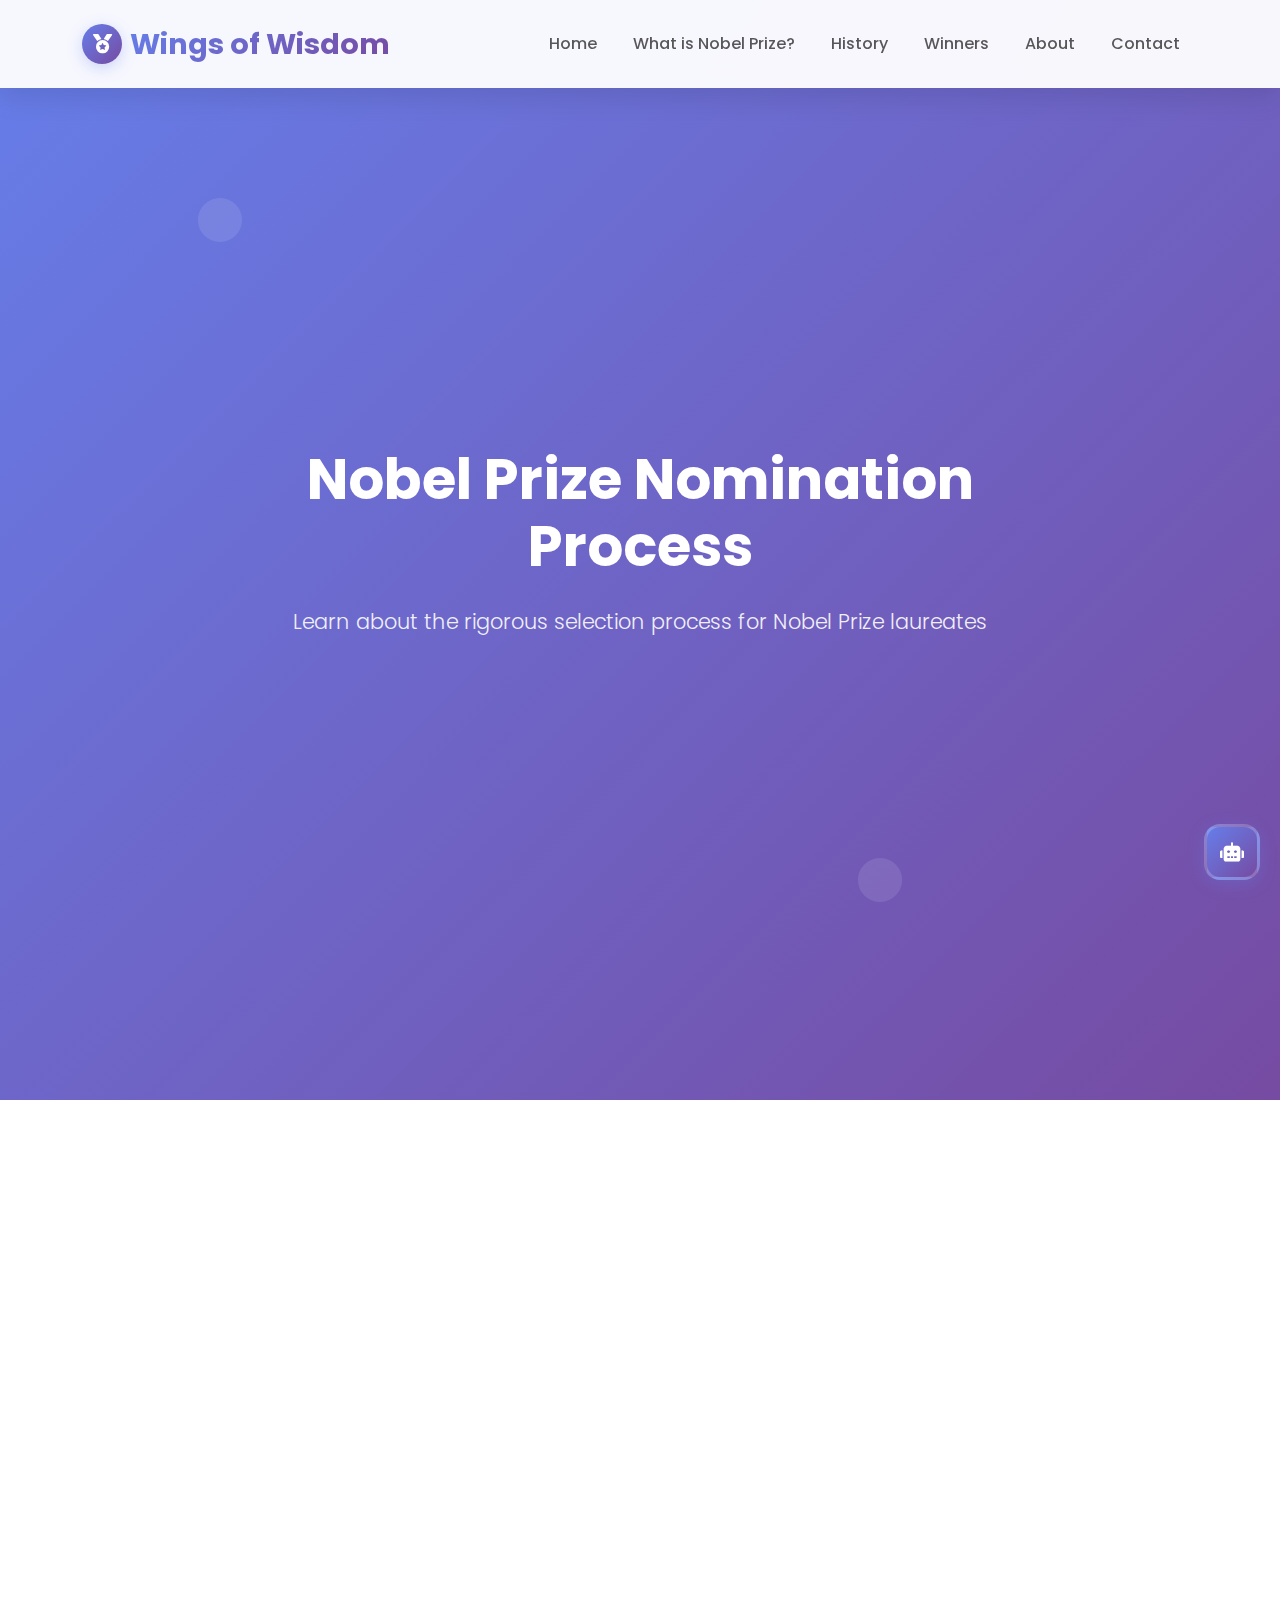
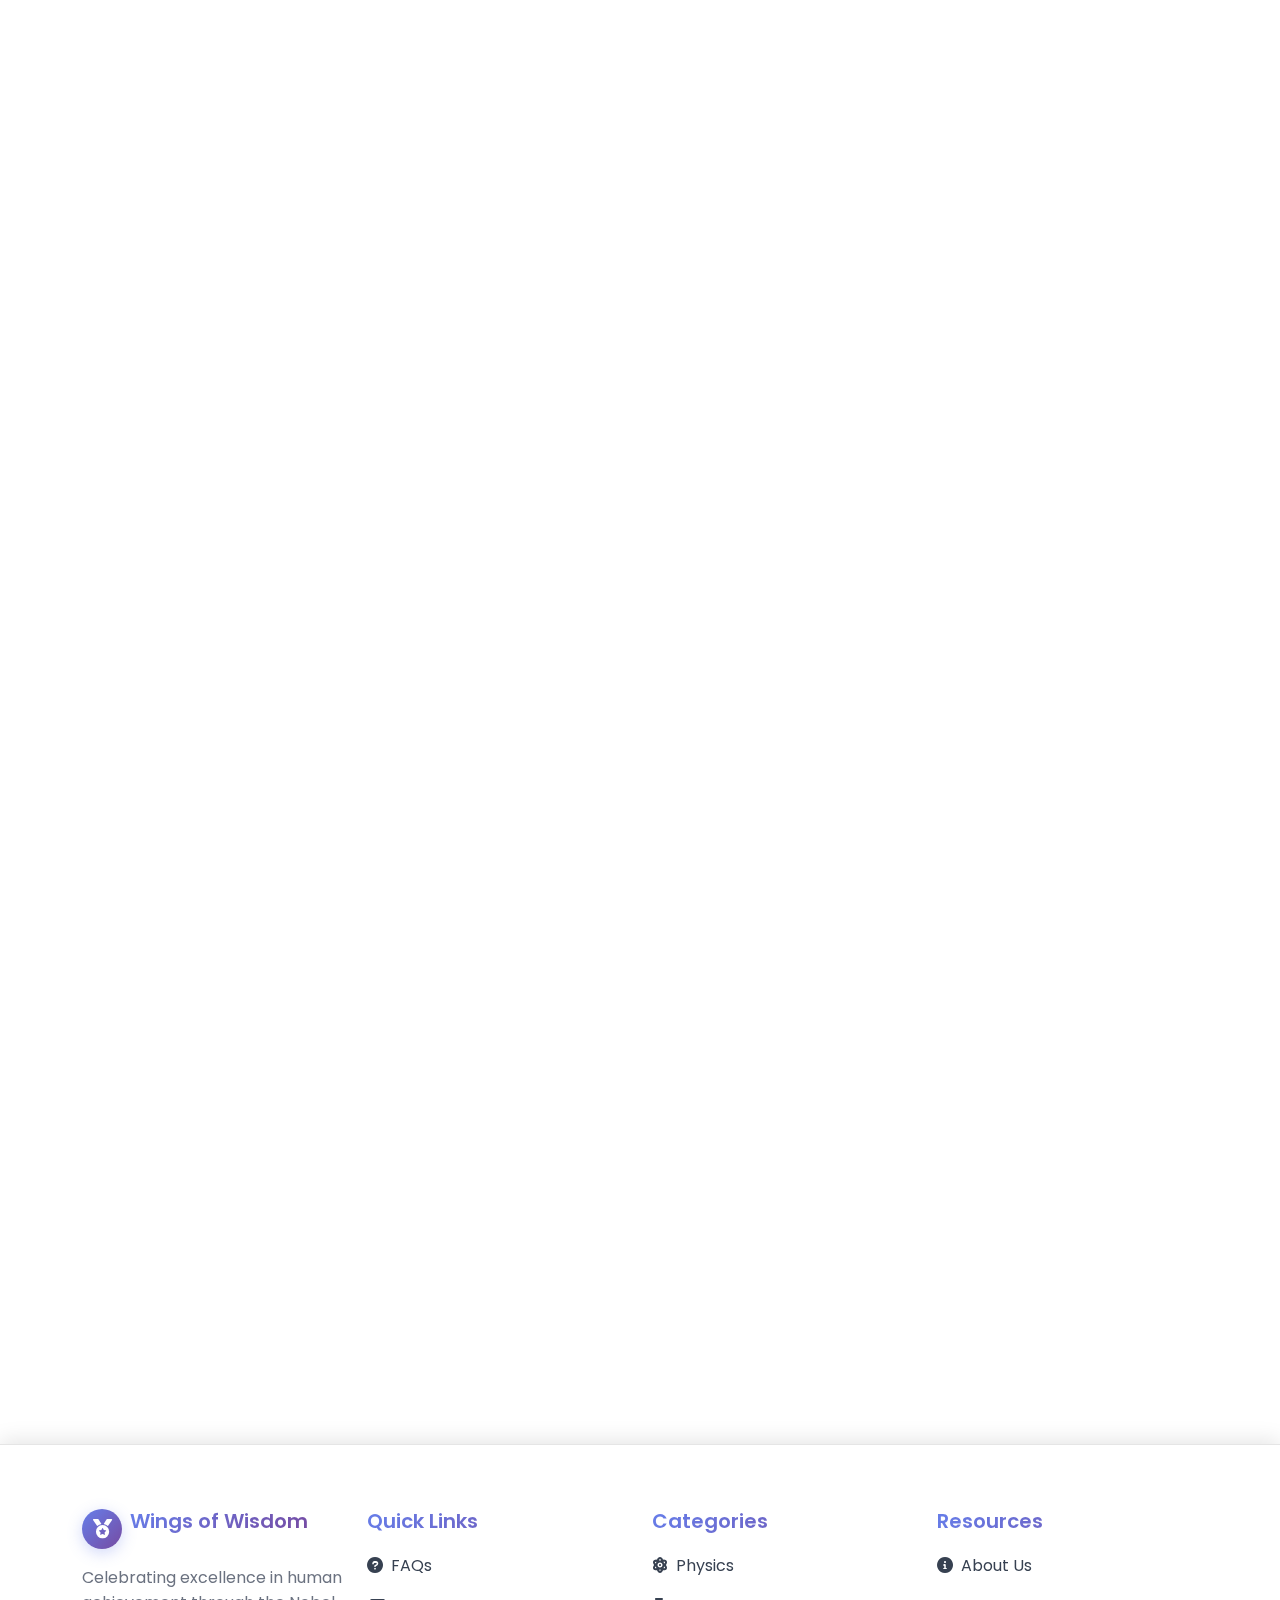
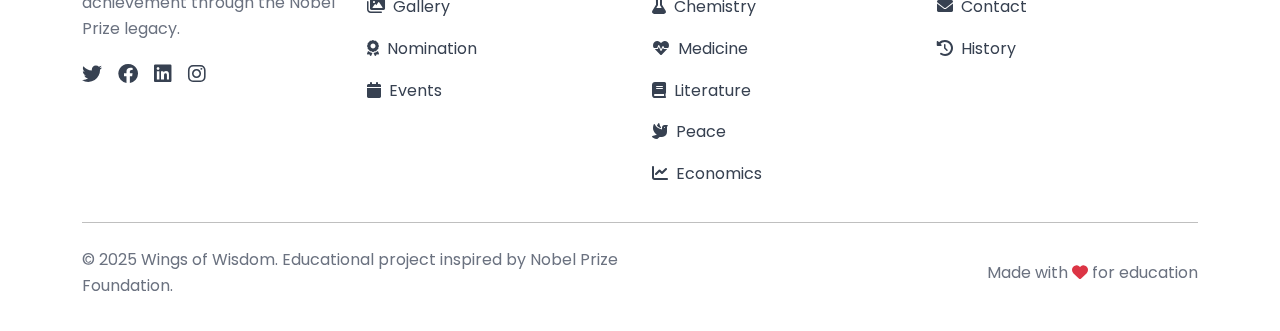
<file: nomination.html>
<!DOCTYPE html>
<html lang="en">
<head>
    <meta charset="UTF-8">
    <meta name="viewport" content="width=device-width, initial-scale=1.0">
    <title>Nomination Process - Wings of Wisdom</title>
    <link href="https://cdn.jsdelivr.net/npm/bootstrap@5.0.2/dist/css/bootstrap.min.css" rel="stylesheet">
    <link href="https://cdnjs.cloudflare.com/ajax/libs/font-awesome/6.0.0/css/all.min.css" rel="stylesheet">
    <link rel="stylesheet" href="styles.css">
</head>
<body>
    <nav class="navbar navbar-expand-lg navbar-light fixed-top">
        <div class="container">
            <a class="navbar-brand d-flex align-items-center" href="index.html">
                <div class="logo-icon me-2">
                    <i class="fas fa-medal"></i>
                </div>
                <span class="logo-text">Wings of Wisdom</span>
            </a>
            <button class="navbar-toggler" type="button" data-bs-toggle="collapse" data-bs-target="#navbarNav">
                <span class="navbar-toggler-icon"></span>
            </button>
            <div class="collapse navbar-collapse" id="navbarNav">
                <ul class="navbar-nav ms-auto">
                    <li class="nav-item"><a class="nav-link" href="index.html">Home</a></li>
                    <li class="nav-item"><a class="nav-link" href="index.html#what-is-nobel">What is Nobel Prize?</a></li>
                    <li class="nav-item"><a class="nav-link" href="history.html">History</a></li>
                    <li class="nav-item"><a class="nav-link" href="winners.html">Winners</a></li>
                    <li class="nav-item"><a class="nav-link" href="about.html">About</a></li>
                    <li class="nav-item"><a class="nav-link" href="contact.html">Contact</a></li>
                </ul>
            </div>
        </div>
    </nav>

    <section class="hero">
        <div class="container">
            <div class="row align-items-center min-vh-100">
                <div class="col-lg-8 mx-auto text-center">
                    <h1 class="display-3 fw-bold">Nobel Prize Nomination Process</h1>
                    <p class="lead">Learn about the rigorous selection process for Nobel Prize laureates</p>
                </div>
            </div>
        </div>
    </section>

    <div class="container my-5">
        <div class="modern-card scroll-animate mb-5">
            <h2 class="fw-bold mb-4"><i class="fas fa-clipboard-check me-2"></i>Selection Criteria</h2>
            <p class="lead">Nobel Prizes are awarded to individuals who have made outstanding contributions that have conferred the greatest benefit to humankind. The selection process is rigorous and involves multiple stages of evaluation.</p>
        </div>

        <div class="row g-4 mb-5">
            <div class="col-lg-6">
                <div class="modern-card scroll-animate h-100">
                    <div class="text-center mb-3">
                        <i class="fas fa-user-graduate fa-3x text-primary"></i>
                    </div>
                    <h3 class="fw-bold">Who Can Nominate?</h3>
                    <ul class="list-unstyled">
                        <li class="mb-2"><i class="fas fa-check text-success me-2"></i>University professors</li>
                        <li class="mb-2"><i class="fas fa-check text-success me-2"></i>Government officials</li>
                        <li class="mb-2"><i class="fas fa-check text-success me-2"></i>Previous Nobel laureates</li>
                        <li class="mb-2"><i class="fas fa-check text-success me-2"></i>Members of national assemblies</li>
                        <li class="mb-2"><i class="fas fa-check text-success me-2"></i>International court judges</li>
                    </ul>
                </div>
            </div>
            <div class="col-lg-6">
                <div class="modern-card scroll-animate h-100">
                    <div class="text-center mb-3">
                        <i class="fas fa-cogs fa-3x text-warning"></i>
                    </div>
                    <h3 class="fw-bold">Evaluation Process</h3>
                    <ul class="list-unstyled">
                        <li class="mb-2"><i class="fas fa-arrow-right text-primary me-2"></i>Nominations submitted by February 1st</li>
                        <li class="mb-2"><i class="fas fa-arrow-right text-primary me-2"></i>Expert review and assessment</li>
                        <li class="mb-2"><i class="fas fa-arrow-right text-primary me-2"></i>Committee deliberation</li>
                        <li class="mb-2"><i class="fas fa-arrow-right text-primary me-2"></i>Final selection in October</li>
                        <li class="mb-2"><i class="fas fa-arrow-right text-primary me-2"></i>Public announcement</li>
                    </ul>
                </div>
            </div>
        </div>

        <div class="modern-card scroll-animate">
            <h2 class="fw-bold mb-4"><i class="fas fa-calendar-alt me-2"></i>Annual Timeline</h2>
            <div class="timeline">
                <div class="timeline-item scroll-animate" onclick="showTimelineModal('deadline')" style="cursor: pointer;">
                    <div class="d-flex justify-content-between align-items-center mb-2">
                        <h4 class="fw-bold text-danger mb-0">February 1</h4>
                        <span class="badge bg-danger">Deadline</span>
                    </div>
                    <h5 class="fw-semibold">Nomination Deadline</h5>
                    <p>Final date for submitting nominations across all Nobel Prize categories.</p>
                </div>
                <div class="timeline-item scroll-animate" onclick="showTimelineModal('review')" style="cursor: pointer;">
                    <div class="d-flex justify-content-between align-items-center mb-2">
                        <h4 class="fw-bold text-warning mb-0">March - August</h4>
                        <span class="badge bg-warning">Review Period</span>
                    </div>
                    <h5 class="fw-semibold">Expert Evaluation</h5>
                    <p>Comprehensive review and assessment by expert committees and external reviewers.</p>
                </div>
                <div class="timeline-item scroll-animate" onclick="showTimelineModal('announcement')" style="cursor: pointer;">
                    <div class="d-flex justify-content-between align-items-center mb-2">
                        <h4 class="fw-bold text-success mb-0">October</h4>
                        <span class="badge bg-success">Announcement</span>
                    </div>
                    <h5 class="fw-semibold">Winners Announced</h5>
                    <p>Nobel Prize winners are revealed to the public across all categories.</p>
                </div>
                <div class="timeline-item scroll-animate" onclick="showTimelineModal('ceremony')" style="cursor: pointer;">
                    <div class="d-flex justify-content-between align-items-center mb-2">
                        <h4 class="fw-bold text-primary mb-0">December 10</h4>
                        <span class="badge bg-primary">Ceremony</span>
                    </div>
                    <h5 class="fw-semibold">Prize Presentation</h5>
                    <p>Formal Nobel Prize ceremony and presentation in Stockholm and Oslo.</p>
                </div>
            </div>
        </div>
    </div>

    <!-- Timeline Modal -->
    <div class="modal fade" id="timelineModal" tabindex="-1">
        <div class="modal-dialog modal-lg">
            <div class="modal-content">
                <div class="modal-header">
                    <h5 class="modal-title" id="timelineModalTitle"></h5>
                    <button type="button" class="btn-close" data-bs-dismiss="modal"></button>
                </div>
                <div class="modal-body" id="timelineModalBody"></div>
                <div class="modal-footer">
                    <button type="button" class="btn btn-secondary" data-bs-dismiss="modal">Close</button>
                </div>
            </div>
        </div>
    </div>

    <footer class="footer">
        <div class="container">
            <div class="row g-4">
                <div class="col-lg-3 col-md-6">
                    <div class="d-flex align-items-center mb-3"><div class="logo-icon me-2" ><i class="fas fa-medal"></i></div>
                <h5 class="mb-0">Wings of Wisdom</h5></div>
                    <p class="text-muted">Celebrating excellence in human achievement through the Nobel Prize legacy.</p>
                    <div class="d-flex gap-3 mt-3">
                        <a href="#" class="text-decoration-none"><i class="fab fa-twitter fa-lg"></i></a>
                        <a href="#" class="text-decoration-none"><i class="fab fa-facebook fa-lg"></i></a>
                        <a href="#" class="text-decoration-none"><i class="fab fa-linkedin fa-lg"></i></a>
                        <a href="#" class="text-decoration-none"><i class="fab fa-instagram fa-lg"></i></a>
                    </div>
                </div>
                <div class="col-lg-3 col-md-6">
                    <h5>Quick Links</h5>
                    <ul class="list-unstyled">
                        <li><a href="faqs.html"><i class="fas fa-question-circle me-2"></i>FAQs</a></li>
                        <li><a href="gallery.html"><i class="fas fa-images me-2"></i>Gallery</a></li>
                        <li><a href="nomination.html"><i class="fas fa-award me-2"></i>Nomination</a></li>
                        <li><a href="events.html"><i class="fas fa-calendar me-2"></i>Events</a></li>
                    </ul>
                </div>
                <div class="col-lg-3 col-md-6">
                    <h5>Categories</h5>
                    <ul class="list-unstyled">
                        <li><a href="winners.html?category=physics"><i class="fas fa-atom me-2"></i>Physics</a></li>
                        <li><a href="winners.html?category=chemistry"><i class="fas fa-flask me-2"></i>Chemistry</a></li>
                        <li><a href="winners.html?category=medicine"><i class="fas fa-heartbeat me-2"></i>Medicine</a></li>
                        <li><a href="winners.html?category=literature"><i class="fas fa-book me-2"></i>Literature</a></li>
                        <li><a href="winners.html?category=peace"><i class="fas fa-dove me-2"></i>Peace</a></li>
                        <li><a href="winners.html?category=economics"><i class="fas fa-chart-line me-2"></i>Economics</a></li>
                    </ul>
                </div>
                <div class="col-lg-3 col-md-6">
                    <h5>Resources</h5>
                    <ul class="list-unstyled">
                        <li><a href="about.html"><i class="fas fa-info-circle me-2"></i>About Us</a></li>
                        <li><a href="contact.html"><i class="fas fa-envelope me-2"></i>Contact</a></li>
                        <li><a href="history.html"><i class="fas fa-history me-2"></i>History</a></li>
                        
                        
                    </ul>
                </div>
            </div>
            <hr class="my-4">
            <div class="row align-items-center">
                <div class="col-md-6">
                    <p class="mb-0 text-muted">&copy; 2025 Wings of Wisdom. Educational project inspired by Nobel Prize Foundation.</p>
                </div>
                <div class="col-md-6 text-md-end">
                    <p class="mb-0 text-muted">Made with <i class="fas fa-heart text-danger"></i> for education</p>
                </div>
            </div>
        </div>
    </footer>

    <script src="https://cdn.jsdelivr.net/npm/bootstrap@5.0.2/dist/js/bootstrap.bundle.min.js"></script>
    <script src="script.js"></script>
</body>

    <!-- Scroll to Top Button -->
    <button class="scroll-to-top" id="scrollToTop" onclick="scrollToTop()">
        <i class="fas fa-arrow-up"></i>
    </button>

    <!-- Chatbot Widget -->
    <div class="chatbot-widget" id="chatbotWidget">
        <div class="chatbot-header ms-auto" onclick="toggleChatbot()">
            <i class="fas fa-robot"></i>
            
        </div>
        <div class="chatbot-body" id="chatbotBody">
            <div class="chat-messages" id="chatMessages">
                <div class="bot-message">
                    <i class="fas fa-robot"></i>
                    <span>Hi! I'm your Nobel Prize assistant. Ask me anything about Nobel laureates!</span>
                </div>
            </div>
            <div class="chat-input-container">
                <input type="text" id="chatInput" placeholder="Ask about Nobel Prize..." onkeypress="handleChatInput(event)">
                <button onclick="sendMessage()" class="chat-send-btn">
                    <i class="fas fa-paper-plane"></i>
                </button>
            </div>
        </div>
    </div>
</html>
</file>
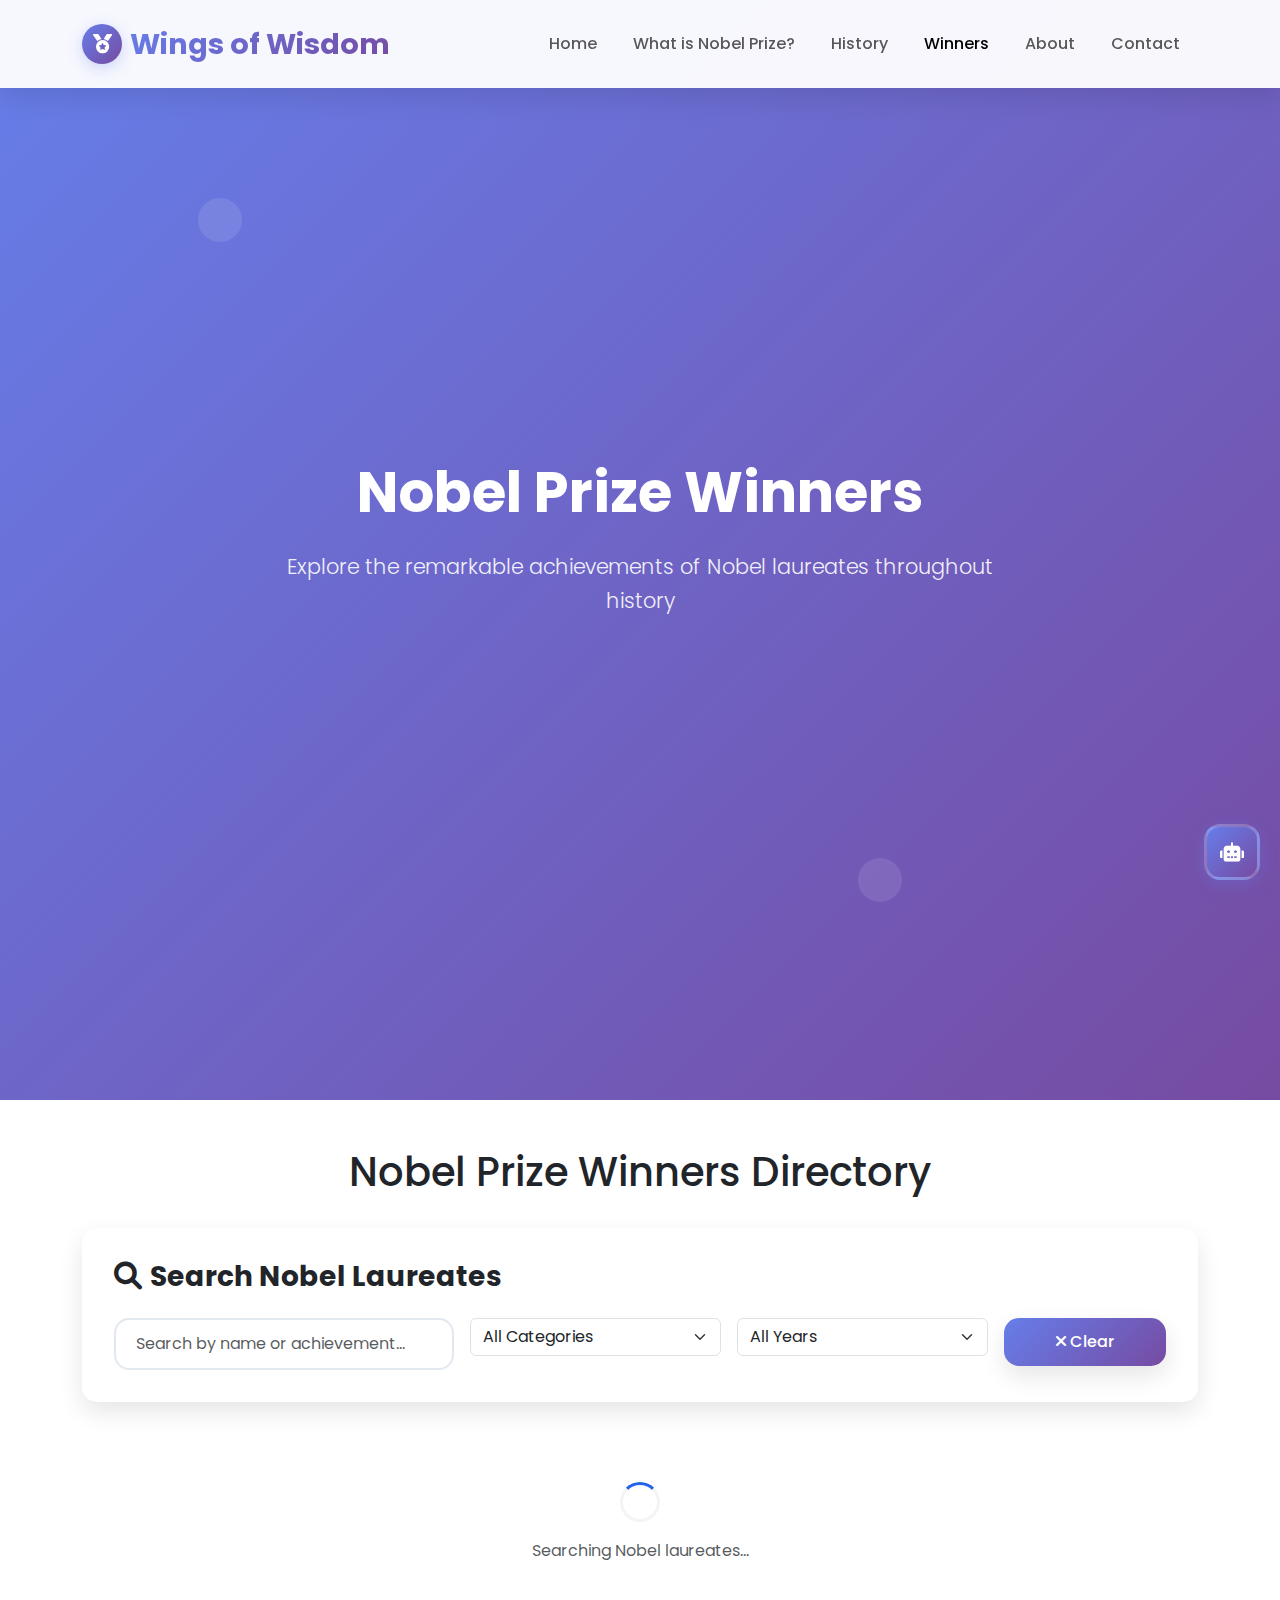
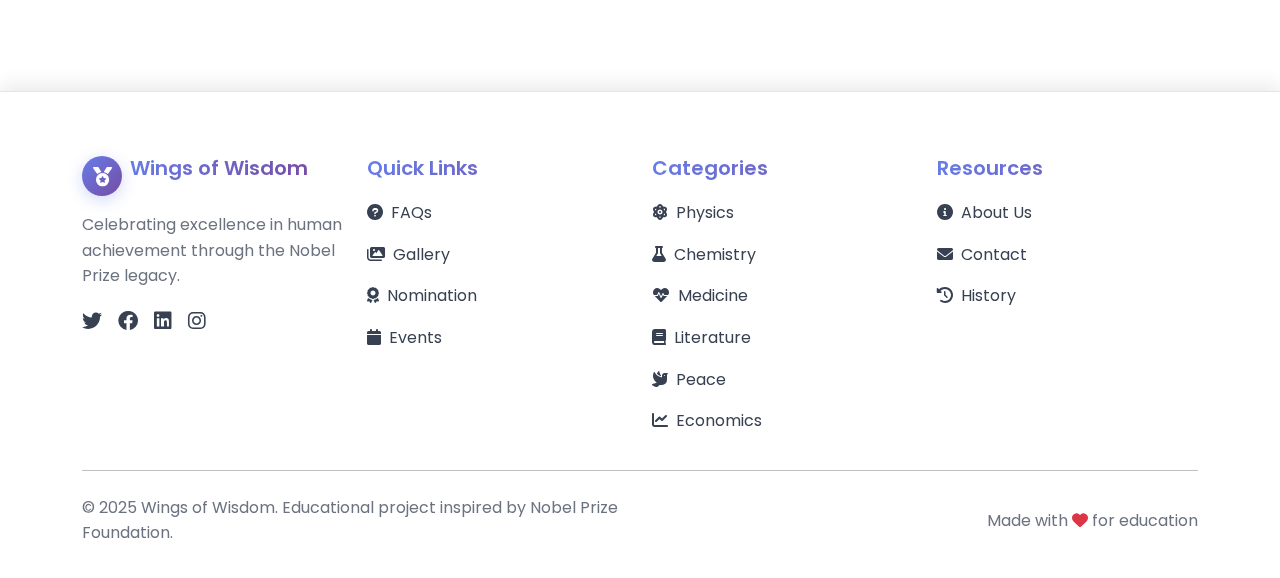
<file: winners.html>
<!DOCTYPE html>
<html lang="en">
<head>
    <meta charset="UTF-8">
    <meta name="viewport" content="width=device-width, initial-scale=1.0">
    <title>Nobel Winners - Wings of Wisdom</title>
    <link href="https://cdn.jsdelivr.net/npm/bootstrap@5.0.2/dist/css/bootstrap.min.css" rel="stylesheet">
    <link href="https://cdnjs.cloudflare.com/ajax/libs/font-awesome/6.0.0/css/all.min.css" rel="stylesheet">
    <link rel="stylesheet" href="styles.css">
</head>
<body>
    <nav class="navbar navbar-expand-lg navbar-light fixed-top">
        <div class="container">
            <a class="navbar-brand d-flex align-items-center" href="index.html">
                <div class="logo-icon me-2"><i class="fas fa-medal"></i></div>
                <span class="logo-text">Wings of Wisdom</span>
            </a>
            <button class="navbar-toggler" type="button" data-bs-toggle="collapse" data-bs-target="#navbarNav">
                <span class="navbar-toggler-icon"></span>
            </button>
            <div class="collapse navbar-collapse" id="navbarNav">
                <ul class="navbar-nav ms-auto">
                    <li class="nav-item"><a class="nav-link" href="index.html">Home</a></li>
                    <li class="nav-item"><a class="nav-link" href="index.html#what-is-nobel">What is Nobel Prize?</a></li>
                    <li class="nav-item"><a class="nav-link" href="history.html">History</a></li>
                    <li class="nav-item"><a class="nav-link active" href="winners.html">Winners</a></li>
                    <li class="nav-item"><a class="nav-link" href="about.html">About</a></li>
                    <li class="nav-item"><a class="nav-link" href="contact.html">Contact</a></li>
                </ul>
            </div>
        </div>
    </nav>

    <section class="hero">
        <div class="container">
            <div class="row align-items-center min-vh-100">
                <div class="col-lg-8 mx-auto text-center">
                    <h1 class="display-3 fw-bold">Nobel Prize Winners</h1>
                    <p class="lead mb-4">Explore the remarkable achievements of Nobel laureates throughout history</p>
                </div>
            </div>
        </div>
    </section>

    <div class="container my-5">
        <h1 class="text-center mb-4">Nobel Prize Winners Directory</h1>
        <div class="search-modern">
            <h3 class="fw-bold mb-4"><i class="fas fa-search me-2"></i>Search Nobel Laureates</h3>
            <div class="row g-3">
                <div class="col-md-4">
                    <input type="text" id="searchInput" class="form-control" placeholder="Search by name or achievement...">
                </div>
                <div class="col-md-3">
                    <select id="categoryFilter" class="form-select">
                        <option value="">All Categories</option>
                        <option value="physics">Physics</option>
                        <option value="chemistry">Chemistry</option>
                        <option value="medicine">Medicine</option>
                        <option value="literature">Literature</option>
                        <option value="peace">Peace</option>
                        <option value="economics">Economics</option>
                    </select>
                </div>
                <div class="col-md-3">
                    <select id="yearFilter" class="form-select">
                        <option value="">All Years</option>
                        <option value="2024">2024</option>
                        <option value="2023">2023</option>
                        <option value="2022">2022</option>
                        <option value="2021">2021</option>
                    </select>
                </div>
                <div class="col-md-2">
                    <button class="btn btn-primary w-100" onclick="clearFilters()">
                        <i class="fas fa-times"></i> Clear
                    </button>
                </div>
            </div>
        </div>
        <!-- Dynamic results will appear here -->
        <div id="winnersResults"></div>
    </div>
<div class="modal fade" id="winnerModal" tabindex="-1">
    <div class="modal-dialog modal-lg">
        <div class="modal-content">
            <div class="modal-header">
                <h5 class="modal-title" id="winnerModalTitle"></h5>
                <button type="button" class="btn-close" data-bs-dismiss="modal"></button>
            </div>
            <div class="modal-body" id="winnerModalBody"></div>
            <div class="modal-footer">
                <button type="button" class="btn btn-secondary" data-bs-dismiss="modal">Close</button>
            </div>
        </div>
    </div>
</div>
    <footer class="footer">
        <div class="container">
            <div class="row g-4">
                <div class="col-lg-3 col-md-6">
                    <div class="d-flex align-items-center mb-3"><div class="logo-icon me-2" ><i class="fas fa-medal"></i></div>
                <h5 class="mb-0">Wings of Wisdom</h5></div>
                    <p class="text-muted">Celebrating excellence in human achievement through the Nobel Prize legacy.</p>
                    <div class="d-flex gap-3 mt-3">
                        <a href="#" class="text-decoration-none"><i class="fab fa-twitter fa-lg"></i></a>
                        <a href="#" class="text-decoration-none"><i class="fab fa-facebook fa-lg"></i></a>
                        <a href="#" class="text-decoration-none"><i class="fab fa-linkedin fa-lg"></i></a>
                        <a href="#" class="text-decoration-none"><i class="fab fa-instagram fa-lg"></i></a>
                    </div>
                </div>
                <div class="col-lg-3 col-md-6">
                    <h5>Quick Links</h5>
                    <ul class="list-unstyled">
                        <li><a href="faqs.html"><i class="fas fa-question-circle me-2"></i>FAQs</a></li>
                        <li><a href="gallery.html"><i class="fas fa-images me-2"></i>Gallery</a></li>
                        <li><a href="nomination.html"><i class="fas fa-award me-2"></i>Nomination</a></li>
                        <li><a href="events.html"><i class="fas fa-calendar me-2"></i>Events</a></li>
                    </ul>
                </div>
                <div class="col-lg-3 col-md-6">
                    <h5>Categories</h5>
                    <ul class="list-unstyled">
                        <li><a href="winners.html?category=physics"><i class="fas fa-atom me-2"></i>Physics</a></li>
                        <li><a href="winners.html?category=chemistry"><i class="fas fa-flask me-2"></i>Chemistry</a></li>
                        <li><a href="winners.html?category=medicine"><i class="fas fa-heartbeat me-2"></i>Medicine</a></li>
                        <li><a href="winners.html?category=literature"><i class="fas fa-book me-2"></i>Literature</a></li>
                        <li><a href="winners.html?category=peace"><i class="fas fa-dove me-2"></i>Peace</a></li>
                        <li><a href="winners.html?category=economics"><i class="fas fa-chart-line me-2"></i>Economics</a></li>
                    </ul>
                </div>
                <div class="col-lg-3 col-md-6">
                    <h5>Resources</h5>
                    <ul class="list-unstyled">
                        <li><a href="about.html"><i class="fas fa-info-circle me-2"></i>About Us</a></li>
                        <li><a href="contact.html"><i class="fas fa-envelope me-2"></i>Contact</a></li>
                        <li><a href="history.html"><i class="fas fa-history me-2"></i>History</a></li>
                        
                        
                    </ul>
                </div>
            </div>
            <hr class="my-4">
            <div class="row align-items-center">
                <div class="col-md-6">
                    <p class="mb-0 text-muted">&copy; 2025 Wings of Wisdom. Educational project inspired by Nobel Prize Foundation.</p>
                </div>
                <div class="col-md-6 text-md-end">
                    <p class="mb-0 text-muted">Made with <i class="fas fa-heart text-danger"></i> for education</p>
                </div>
            </div>
        </div>
    </footer>

    <script src="https://cdn.jsdelivr.net/npm/bootstrap@5.0.2/dist/js/bootstrap.bundle.min.js"></script>
    <script src="script.js"></script>
</body>

    <!-- Scroll to Top Button -->
    <button class="scroll-to-top" id="scrollToTop" onclick="scrollToTop()">
        <i class="fas fa-arrow-up"></i>
    </button>

    <!-- Chatbot Widget -->
    <div class="chatbot-widget" id="chatbotWidget">
        <div class="chatbot-header ms-auto" onclick="toggleChatbot()">
            <i class="fas fa-robot"></i>
            
        </div>
        <div class="chatbot-body" id="chatbotBody">
            <div class="chat-messages" id="chatMessages">
                <div class="bot-message">
                    <i class="fas fa-robot"></i>
                    <span>Hi! I'm your Nobel Prize assistant. Ask me anything about Nobel laureates!</span>
                </div>
            </div>
            <div class="chat-input-container">
                <input type="text" id="chatInput" placeholder="Ask about Nobel Prize..." onkeypress="handleChatInput(event)">
                <button onclick="sendMessage()" class="chat-send-btn">
                    <i class="fas fa-paper-plane"></i>
                </button>
            </div>
        </div>
    </div>
</html>
</file>
<file: styles.css>
/* Modern NobelVision with Bootstrap */
@import url('https://fonts.googleapis.com/css2?family=Poppins:wght@300;400;500;600;700&display=swap');

:root {
  --primary: #6366f1;
  --secondary: #f59e0b;
  --success: #10b981;
  --dark: #0f172a;
  --light: #f8fafc;
  --gradient: linear-gradient(135deg, #667eea 0%, #764ba2 100%);
  --shadow: 0 10px 25px rgba(0,0,0,0.1);
  --border-radius: 15px;
}

* {
  margin: 0;
  padding: 0;
  box-sizing: border-box;
}

body {
  font-family: 'Poppins', sans-serif;
  line-height: 1.6;
  overflow-x: hidden;
}
.categories-modren-card{
  height: 350px;
}
/* Custom Bootstrap Overrides */
.btn {
  border-radius: var(--border-radius);
  font-weight: 500;
  padding: 12px 30px;
  transition: all 0.3s ease;
  border: none;
}

.btn-primary {
  background: var(--gradient);
  box-shadow: var(--shadow);
}

.btn-primary:hover {
  transform: translateY(-2px);
  box-shadow: 0 15px 35px rgba(0,0,0,0.2);
}

.card {
  border: none;
  border-radius: var(--border-radius);
  box-shadow: var(--shadow);
  transition: all 0.3s ease;
  overflow: hidden;
}

.card:hover {
  transform: translateY(-5px);
  box-shadow: 0 20px 40px rgba(0,0,0,0.15);
}

/* Modern Navbar */
.navbar {
  background: rgba(255,255,255,0.95) !important;
  backdrop-filter: blur(10px);
  box-shadow: var(--shadow);
  padding: 1rem 0;
  z-index: 1050 !important;
}

.navbar-brand {
  font-weight: 700;
  font-size: 1.8rem;
  text-decoration: none;
  transition: all 0.3s ease;
}

.logo-icon {
  width: 40px;
  height: 40px;
  background: linear-gradient(135deg, #667eea 0%, #764ba2 100%);
  border-radius: 50%;
  display: flex;
  align-items: center;
  justify-content: center;
  color: white;
  font-size: 1.2rem;
  box-shadow: 0 4px 15px rgba(102, 126, 234, 0.3);
}

.logo-text {
  background: linear-gradient(135deg, #667eea 0%, #764ba2 100%);
  -webkit-background-clip: text;
  -webkit-text-fill-color: transparent;
  background-clip: text;
  font-weight: 700;
}

.navbar-brand:hover .logo-icon {
  transform: rotate(10deg) scale(1.1);
  box-shadow: 0 6px 20px rgba(102, 126, 234, 0.4);
}

/* Mobile Responsive Logo */
@media (max-width: 768px) {
  .navbar-brand {
    font-size: 1.3rem;
  }
  
  .logo-icon {
    width: 32px;
    height: 32px;
    font-size: 1rem;
  }
  
  .logo-text {
    font-size: 1.3rem;
  }
  
  .navbar-toggler {
    border: none;
    padding: 0.25rem 0.5rem;
  }
  
  .navbar {
    padding: 0.5rem 0;
  }
}

@media (max-width: 480px) {
  .navbar-brand {
    font-size: 1.1rem;
  }
  
  .logo-icon {
    width: 28px;
    height: 28px;
    font-size: 0.9rem;
  }
  
  .logo-text {
    font-size: 1.1rem;
  }
}

.nav-link {
  font-weight: 500;
  margin: 0 10px;
  transition: all 0.3s ease;
}

.nav-link:hover {
  color: var(--primary) !important;
  transform: translateY(-2px);
}

/* Hero Section */
.hero {
  background: var(--gradient);
  color: white;
  padding: 100px 0;
  position: relative;
  overflow: hidden;
}

.hero::before {
  content: '';
  position: absolute;
  top: 0;
  left: 0;
  right: 0;
  bottom: 0;
  background: url('data:image/svg+xml,<svg xmlns="http://www.w3.org/2000/svg" viewBox="0 0 100 100"><circle cx="20" cy="20" r="2" fill="rgba(255,255,255,0.1)"/><circle cx="80" cy="80" r="2" fill="rgba(255,255,255,0.1)"/></svg>');
  animation: float 20s infinite linear;
  pointer-events: none;
}

@keyframes float {
  0% { transform: translateY(0px) rotate(0deg); }
  100% { transform: translateY(-100px) rotate(360deg); }
}

.hero h1 {
  font-size: 3.5rem;
  font-weight: 700;
  margin-bottom: 1.5rem;
  animation: fadeInUp 1s ease;
}

.hero p {
  font-size: 1.3rem;
  opacity: 0.9;
  animation: fadeInUp 1s ease 0.2s both;
}

/* Animations */
@keyframes fadeInUp {
  from {
    opacity: 0;
    transform: translateY(30px);
  }
  to {
    opacity: 1;
    transform: translateY(0);
  }
}

.fade-in {
  animation: fadeInUp 0.8s ease;
}

/* Modern Cards */
.modern-card {
  background: white;
  border-radius: var(--border-radius);
  padding: 2rem;
  box-shadow: var(--shadow);
  transition: all 0.3s ease;
  position: relative;
  overflow: hidden;
  cursor: pointer;
}

.modern-card::before {
  content: '';
  position: absolute;
  top: 0;
  left: 0;
  width: 100%;
  height: 4px;
  background: var(--gradient);
}

.modern-card:hover {
  transform: translateY(-10px);
  box-shadow: 0 25px 50px rgba(0,0,0,0.2);
}

/* Timeline Items Clickable */
.timeline-item {
  position: relative;
  margin: 2rem 0;
  background: white;
  border-radius: var(--border-radius);
  padding: 2rem;
  box-shadow: var(--shadow);
  width: 45%;
  cursor: pointer;
  transition: all 0.3s ease;
}

.timeline-item:hover {
  transform: translateY(-5px);
  box-shadow: 0 15px 30px rgba(0,0,0,0.15);
}

/* Stats Section */
.stats-card {
  text-align: center;
  padding: 2rem;
  background: white;
  border-radius: var(--border-radius);
  box-shadow: var(--shadow);
  transition: all 0.3s ease;
}

.stats-number {
  font-size: 3rem;
  font-weight: 700;
  background: var(--gradient);
  -webkit-background-clip: text;
  -webkit-text-fill-color: transparent;
  display: block;
}

/* Timeline */
.timeline {
  position: relative;
  padding: 2rem 0;
}

.timeline::before {
  content: '';
  position: absolute;
  left: 50%;
  top: 0;
  bottom: 0;
  width: 2px;
  background: var(--gradient);
  transform: translateX(-50%);
}

.timeline-item {
  position: relative;
  margin: 2rem 0;
  background: white;
  border-radius: var(--border-radius);
  padding: 2rem;
  box-shadow: var(--shadow);
  width: 45%;
}

.timeline-item:nth-child(odd) {
  margin-left: 0;
}

.timeline-item:nth-child(even) {
  margin-left: 55%;
}

.timeline-item::before {
  content: '';
  position: absolute;
  top: 2rem;
  width: 20px;
  height: 20px;
  background: var(--gradient);
  border-radius: 50%;
  box-shadow: 0 0 0 4px white;
}

.timeline-item:nth-child(odd)::before {
  right: -60px;
}

.timeline-item:nth-child(even)::before {
  left: -60px;
}

/* Search Box */
.search-modern {
  background: white;
  border-radius: var(--border-radius);
  padding: 2rem;
  box-shadow: var(--shadow);
  margin: 2rem 0;
}

.form-control {
  border-radius: var(--border-radius);
  border: 2px solid #e2e8f0;
  padding: 12px 20px;
  transition: all 0.3s ease;
}

.form-control:focus {
  border-color: var(--primary);
  box-shadow: 0 0 0 0.2rem rgba(99, 102, 241, 0.25);
}

/* Gallery */
.gallery-item {
  position: relative;
  overflow: hidden;
  border-radius: var(--border-radius);
  cursor: pointer;
  transition: all 0.3s ease;
}

.gallery-item img {
  width: 100%;
  height: 250px;
  object-fit: cover;
  transition: all 0.3s ease;
}

.gallery-item:hover img {
  transform: scale(1.1);
}

.gallery-item::after {
  content: '';
  position: absolute;
  top: 0;
  left: 0;
  right: 0;
  bottom: 0;
  background: rgba(99, 102, 241, 0.8);
  opacity: 0;
  transition: all 0.3s ease;
  display: flex;
  align-items: center;
  justify-content: center;
}

.gallery-item:hover::after {
  opacity: 1;
}

/* FAQ */
.faq-item {
  background: white;
  border-radius: var(--border-radius);
  margin: 1rem 0;
  box-shadow: var(--shadow);
  overflow: hidden;
}

.faq-question {
  padding: 1.5rem;
  background: var(--light);
  cursor: pointer;
  font-weight: 500;
  display: flex;
  justify-content: space-between;
  align-items: center;
  transition: all 0.3s ease;
}

.faq-question:hover {
  background: #e2e8f0;
}

.faq-answer {
  padding: 0 1.5rem;
  max-height: 0;
  overflow: hidden;
  transition: all 0.3s ease;
}

.faq-answer.active {
  padding: 1.5rem;
  max-height: 200px;
}

/* Footer */
.footer {
  background: rgba(255,255,255,0.95) !important;
  backdrop-filter: blur(10px);
  color: #000000 !important;
  border-top: 1px solid rgba(0,0,0,0.1);
  box-shadow: 0 -4px 20px rgba(0,0,0,0.1);
  padding: 3rem 0 2rem;
  padding: 4rem 0 2rem !important;
  margin-top: 4rem !important;
  display: block !important;
  visibility: visible !important;
}

.footer h5 {
  background: linear-gradient(135deg, #667eea 0%, #764ba2 100%);
  -webkit-background-clip: text;
  -webkit-text-fill-color: transparent;
  background-clip: text;
  margin-bottom: 1rem !important;
  font-weight: 700;
  font-weight: 600 !important;
}

.footer a {
  color: #374151 !important;
  text-decoration: none !important;
  transition: all 0.3s ease !important;
  display: block !important;
  padding: 0.25rem 0 !important;
}

.footer a:hover {
  color: #000000 !important;
  transform: translateX(5px) !important;
}

.footer .list-unstyled {
  margin: 0 !important;
  padding: 0 !important;
  list-style: none !important;
}

.footer .list-unstyled li {
  margin-bottom: 0.5rem !important;
}

.footer p {
  color: #6b7280 !important;
}

/* Remove cursor pointer from containers */
.container, .row, .col-lg-6, .col-md-6, .col-sm-6 {
  cursor: default !important;
}

/* Event Timer */
.event-timer {
  background: linear-gradient(135deg, #667eea 0%, #764ba2 100%);
  color: white;
  padding: 2rem;
  border-radius: var(--border-radius);
  text-align: center;
  margin: 2rem 0;
}

.timer-display {
  display: flex;
  justify-content: center;
  gap: 2rem;
  margin-top: 1rem;
  flex-wrap: wrap;
}

.timer-unit {
  background: rgba(255,255,255,0.2);
  padding: 1rem;
  border-radius: 10px;
  min-width: 80px;
  flex: 1;
  max-width: 120px;
}

.timer-number {
  font-size: 2rem;
  font-weight: bold;
  display: block;
}

.timer-label {
  font-size: 0.9rem;
  opacity: 0.8;
}

/* Timer Responsive */
@media (max-width: 768px) {
  .event-timer {
    padding: 1.5rem 1rem;
    margin: 1rem 0;
  }
  
  .timer-display {
    gap: 1rem;
  }
  
  .timer-unit {
    padding: 0.8rem 0.5rem;
    min-width: 60px;
    max-width: 80px;
  }
  
  .timer-number {
    font-size: 1.5rem;
  }
  
  .timer-label {
    font-size: 0.8rem;
  }
}

@media (max-width: 480px) {
  .event-timer h3 {
    font-size: 1.3rem;
  }
  
  .event-timer p {
    font-size: 0.9rem;
  }
  
  .timer-display {
    gap: 0.5rem;
  }
  
  .timer-unit {
    padding: 0.6rem 0.3rem;
    min-width: 50px;
    max-width: 70px;
  }
  
  .timer-number {
    font-size: 1.2rem;
  }
  
  .timer-label {
    font-size: 0.7rem;
  }
}

/* Comprehensive Mobile Responsive */
@media (max-width: 768px) {
  .hero h1 {
    font-size: 2.5rem;
  }
  
  .hero p {
    font-size: 1rem;
  }
  
  .timeline::before {
    left: 20px;
  }
  
  .timeline-item {
    width: calc(100% - 60px);
    margin-left: 60px !important;
  }
  
  .timeline-item::before {
    left: -50px !important;
  }
  
  .modern-card {
    margin-bottom: 1.5rem;
    padding: 1.5rem;
  }
  
  .team-profile {
    padding: 1.5rem 1rem;
  }
  
  .laureate-card {
    padding: 1.5rem;
  }
  
  .category-history {
    padding: 1.5rem;
  }
  
  .gallery-item {
    margin-bottom: 1rem;
  }
  
  .form-control {
    font-size: 16px; /* Prevents zoom on iOS */
  }
  
  .btn {
    padding: 0.75rem 1.5rem;
    font-size: 0.9rem;
  }
  
  .container {
    padding-left: 15px;
    padding-right: 15px;
  }
}

@media (max-width: 576px) {
  .hero h1 {
    font-size: 2rem;
  }
  
  .hero p {
    font-size: 0.9rem;
  }
  
  .modern-card {
    padding: 1rem;
    margin-bottom: 1rem;
  }
  
  .team-profile {
    padding: 1rem;
  }
  
  .laureate-card {
    padding: 1rem;
  }
  
  .category-history {
    padding: 1rem;
  }
  
  .btn {
    padding: 0.6rem 1.2rem;
    font-size: 0.85rem;
  }
  
  .display-3 {
    font-size: 2.5rem;
  }
  
  .display-4 {
    font-size: 2rem;
  }
  
  .lead {
    font-size: 1rem;
  }
}

/* Loading Animation */
.loading {
  display: inline-block;
  width: 20px;
  height: 20px;
  border: 3px solid rgba(255,255,255,.3);
  border-radius: 50%;
  border-top-color: #fff;
  animation: spin 1s ease-in-out infinite;
}

@keyframes spin {
  to { transform: rotate(360deg); }
}

/* Scroll Animations */
.scroll-animate {
  opacity: 0;
  transform: translateY(50px);
  transition: all 0.8s ease;
}

.scroll-animate.active {
  opacity: 1;
  transform: translateY(0);
}
/* Team Profile Cards */
.team-profile {
  text-align: center;
  padding: 2rem 1rem;
  background: white;
  border-radius: 15px;
  box-shadow: 0 5px 20px rgba(0,0,0,0.08);
  cursor: pointer;
  transition: all 0.3s ease;
  border: 1px solid #f1f5f9;
}

.team-profile:hover {
  transform: translateY(-8px);
  box-shadow: 0 15px 35px rgba(0,0,0,0.15);
  border-color: #6366f1;
}

.team-image {
  margin-bottom: 1rem;
}

.team-icon {
  width: 80px;
  height: 80px;
  border-radius: 50%;
  display: flex;
  align-items: center;
  justify-content: center;
  margin: 0 auto;
  color: white;
  font-size: 2rem;
  box-shadow: 0 4px 15px rgba(0,0,0,0.2);
}

.team-info h5 {
  font-weight: 600;
  margin-bottom: 0.5rem;
  color: #1e293b;
}

.team-info p {
  font-weight: 500;
  margin-bottom: 0.5rem;
}

.team-email {
  font-size: 0.85rem;
  color: #64748b;
  display: block;
}
/* Laureate Cards */
.laureate-card {
  text-align: center;
  padding: 1.5rem;
  background: white;
  border-radius: 15px;
  box-shadow: 0 5px 15px rgba(0,0,0,0.08);
  cursor: pointer;
  transition: all 0.3s ease;
  border: 1px solid #f1f5f9;
}

.laureate-card:hover {
  transform: translateY(-5px);
  box-shadow: 0 15px 30px rgba(0,0,0,0.15);
  border-color: #6366f1;
}

.laureate-icon {
  width: 60px;
  height: 60px;
  border-radius: 50%;
  display: flex;
  align-items: center;
  justify-content: center;
  margin: 0 auto 1rem;
  color: white;
  font-size: 1.5rem;
}

/* Category History Cards */
.category-history {
  text-align: center;
  padding: 2rem;
  background: white;
  border-radius: 15px;
  box-shadow: 0 5px 15px rgba(0,0,0,0.08);
  cursor: pointer;
  transition: all 0.3s ease;
  border: 1px solid #f1f5f9;
}

.category-history:hover {
  transform: translateY(-5px);
  box-shadow: 0 15px 30px rgba(0,0,0,0.15);
  border-color: #6366f1;
}

.category-icon {
  width: 80px;
  height: 80px;
  border-radius: 50%;
  display: flex;
  align-items: center;
  justify-content: center;
  margin: 0 auto 1rem;
  color: white;
}
.floating-quote.show {
  transform: translateX(0);
}

.quote-content {
  position: relative;
}

.quote-icon {
  font-size: 1.5rem;
  opacity: 0.7;
  margin-bottom: 10px;
}

.quote-text {
  font-style: italic;
  margin-bottom: 10px;
  line-height: 1.4;
}

.quote-author {
  font-size: 0.9rem;
  opacity: 0.8;
}

.quote-close {
  position: absolute;
  top: 10px;
  right: 10px;
  background: none;
  border: none;
  color: white;
  font-size: 1.2rem;
  cursor: pointer;
  opacity: 0.7;
}

.quote-close:hover {
  opacity: 1;
}

/* Quiz Styles */
.quiz-container {
  box-shadow: 0 10px 30px rgba(0,0,0,0.1);
}

.quiz-option {
  background: #f8f9fa;
  border: 2px solid #e9ecef;
  border-radius: 10px;
  padding: 15px;
  margin-bottom: 10px;
  cursor: pointer;
  transition: all 0.3s ease;
}

.quiz-option:hover {
  background: #e9ecef;
  border-color: #6366f1;
}

.quiz-option.selected {
  background: #6366f1;
  color: white;
  border-color: #6366f1;
}

.quiz-option.correct {
  background: #10b981;
  color: white;
  border-color: #10b981;
}

.quiz-option.wrong {
  background: #ef4444;
  color: white;
  border-color: #ef4444;
}

/* Mobile Responsive */
@media (max-width: 768px) {
  .floating-quote {
    width: 280px;
    bottom: 10px;
    right: 10px;
  }
}
/* Scroll to Top Button */
.scroll-to-top {
  position: fixed;
  bottom: 20px;
  left: 20px;
  width: 50px;
  height: 50px;
  background: linear-gradient(135deg, #667eea 0%, #764ba2 100%);
  color: white;
  border: none;
  border-radius: 50%;
  font-size: 1.2rem;
  cursor: pointer;
  box-shadow: 0 4px 15px rgba(0,0,0,0.3);
  opacity: 0;
  visibility: hidden;
  transition: all 0.3s ease;
  z-index: 1000;
}

.scroll-to-top.show {
  opacity: 1;
  visibility: visible;
}

.scroll-to-top:hover {
  transform: translateY(-3px);
  box-shadow: 0 6px 20px rgba(0,0,0,0.4);
}

.chatbot-header {
  background: linear-gradient(135deg, #667eea 0%, #764ba2 100%);
  color: white;
  padding: 15px 20px;
  cursor: pointer;
  display: flex;
  align-items: center;
  justify-content: space-between;
}

.chatbot-header span {
  flex: 1;
  font-weight: 600;
}

.chatbot-body {
  height: 400px;
  display: flex;
  flex-direction: column;
  transition: all 0.3s ease;
}

.chatbot-body.collapsed {
  height: 0;
  overflow: hidden;
}

.chat-messages {
  flex: 1;
  padding: 20px;
  overflow-y: auto;
  max-height: 320px;
}

.bot-message, .user-message {
  display: flex;
  align-items: flex-start;
  gap: 10px;
  margin-bottom: 15px;
}

.bot-message {
  justify-content: flex-start;
}

.user-message {
  justify-content: flex-end;
}

.bot-message i {
  color: #667eea;
  margin-top: 5px;
}

.bot-message span, .user-message span {
  background: #f1f3f4;
  padding: 10px 15px;
  border-radius: 15px;
  max-width: 250px;
  line-height: 1.4;
}

.user-message span {
  background: #667eea;
  color: white;
}

.chat-input-container {
  padding: 15px 20px;
  border-top: 1px solid #eee;
  display: flex;
  gap: 10px;
}

.chat-input-container input {
  flex: 1;
  border: 1px solid #ddd;
  border-radius: 25px;
  padding: 10px 15px;
  outline: none;
}

.chat-send-btn {
  background: #667eea;
  color: white;
  border: none;
  border-radius: 50%;
  width: 40px;
  height: 40px;
  cursor: pointer;
  display: flex;
  align-items: center;
  justify-content: center;
}

.chat-send-btn:hover {
  background: #5a67d8;
}

/* Mobile Responsive */
@media (max-width: 768px) {
  .chatbot-widget {
    width: 300px;
    right: 10px;
    bottom: 10px;
  }
  
  .scroll-to-top {
    left: 10px;
    bottom: 10px;
  }
  
  .floating-quote {
    width: 280px;
    bottom: 80px;
    right: 10px;
  }
}
.chatbot-header {
  width: 65px;
  height: 65px;
  background: linear-gradient(135deg, #4f46e5 0%, #7c3aed 100%);
  color: white;
  border-radius: 50%;
  cursor: pointer;
  display: flex;
  align-items: center;
  justify-content: center;
  box-shadow: 0 8px 25px rgba(79, 70, 229, 0.4);
  transition: all 0.3s ease;
  font-size: 1.6rem;
  border: 3px solid rgba(255, 255, 255, 0.2);
}

.chatbot-header:hover {
  transform: scale(1.1) rotate(5deg);
  box-shadow: 0 12px 35px rgba(79, 70, 229, 0.6);
  background: linear-gradient(135deg, #6366f1 0%, #8b5cf6 100%);
}

.chatbot-header:active {
  transform: scale(0.95);
}

.chatbot-header #chatbotToggle {
  display: none;
}

.chatbot-body {
  position: absolute;
  bottom: 80px;
  right: 0;
  width: 380px;
  background: linear-gradient(145deg, #ffffff 0%, #f8fafc 100%);
  border-radius: 20px;
  box-shadow: 0 20px 60px rgba(0, 0, 0, 0.15);
  overflow: hidden;
  height: 450px;
  display: flex;
  flex-direction: column;
  transition: all 0.4s cubic-bezier(0.68, -0.55, 0.265, 1.55);
  transform: scale(0) translateY(20px);
  opacity: 0;
  border: 1px solid rgba(79, 70, 229, 0.1);
}

.chatbot-body.show {
  transform: scale(1) translateY(0);
  opacity: 1;
}

.chatbot-body::before {
  content: '';
  position: absolute;
  top: 0;
  left: 0;
  right: 0;
  height: 4px;
  background: linear-gradient(90deg, #4f46e5, #7c3aed, #ec4899);
  background-size: 200% 100%;
  animation: gradient 3s ease infinite;
}

@keyframes gradient {
  0%, 100% { background-position: 0% 50%; }
  50% { background-position: 100% 50%; }
}

.chat-messages {
  flex: 1;
  padding: 25px;
  overflow-y: auto;
  max-height: 350px;
  background: transparent;
}

.chat-messages::-webkit-scrollbar {
  width: 6px;
}

.chat-messages::-webkit-scrollbar-track {
  background: #f1f5f9;
  border-radius: 10px;
}

.chat-messages::-webkit-scrollbar-thumb {
  background: linear-gradient(135deg, #4f46e5, #7c3aed);
  border-radius: 10px;
}

.bot-message, .user-message {
  display: flex;
  align-items: flex-start;
  gap: 12px;
  margin-bottom: 20px;
  animation: messageSlide 0.3s ease-out;
}

@keyframes messageSlide {
  from {
    opacity: 0;
    transform: translateY(10px);
  }
  to {
    opacity: 1;
    transform: translateY(0);
  }
}

.bot-message {
  justify-content: flex-start;
}

.user-message {
  justify-content: flex-end;
}

.bot-message i {
  color: #4f46e5;
  margin-top: 8px;
  font-size: 1.1rem;
  background: rgba(79, 70, 229, 0.1);
  padding: 8px;
  border-radius: 50%;
  width: 32px;
  height: 32px;
  display: flex;
  align-items: center;
  justify-content: center;
}

.bot-message span, .user-message span {
  background: linear-gradient(135deg, #f1f5f9 0%, #e2e8f0 100%);
  padding: 12px 18px;
  border-radius: 18px;
  max-width: 280px;
  line-height: 1.5;
  font-size: 14px;
  box-shadow: 0 2px 10px rgba(0, 0, 0, 0.05);
  border: 1px solid rgba(79, 70, 229, 0.1);
}

.user-message span {
  background: linear-gradient(135deg, #4f46e5 0%, #7c3aed 100%);
  color: white;
  border: none;
}

.chat-input-container {
  padding: 20px 25px;
  border-top: 1px solid rgba(79, 70, 229, 0.1);
  display: flex;
  gap: 12px;
  background: rgba(248, 250, 252, 0.8);
}

.chat-input-container input {
  flex: 1;
  border: 2px solid rgba(79, 70, 229, 0.2);
  border-radius: 25px;
  padding: 12px 18px;
  outline: none;
  font-size: 14px;
  transition: all 0.3s ease;
  background: white;
}

.chat-input-container input:focus {
  border-color: #4f46e5;
  box-shadow: 0 0 0 3px rgba(79, 70, 229, 0.1);
}

.chat-send-btn {
  background: linear-gradient(135deg, #4f46e5 0%, #7c3aed 100%);
  color: white;
  border: none;
  border-radius: 50%;
  width: 45px;
  height: 45px;
  cursor: pointer;
  display: flex;
  align-items: center;
  justify-content: center;
  transition: all 0.3s ease;
  box-shadow: 0 4px 15px rgba(79, 70, 229, 0.3);
}

.chat-send-btn:hover {
  transform: scale(1.1);
  box-shadow: 0 6px 20px rgba(79, 70, 229, 0.4);
}

.chat-send-btn:active {
  transform: scale(0.95);
}

/* Scroll to Top Button - Left Position */
.scroll-to-top {
  position: fixed;
  bottom: 20px;
  left: 20px;
  width: 50px;
  height: 50px;
  background: linear-gradient(135deg, #667eea 0%, #764ba2 100%);
  color: white;
  border: none;
  border-radius: 50%;
  font-size: 1.2rem;
  cursor: pointer;
  box-shadow: 0 4px 15px rgba(0,0,0,0.3);
  opacity: 0;
  visibility: hidden;
  transition: all 0.3s ease;
  z-index: 1000;
}

.scroll-to-top.show {
  opacity: 1;
  visibility: visible;
}

.scroll-to-top:hover {
  transform: translateY(-3px);
  box-shadow: 0 6px 20px rgba(0,0,0,0.4);
}

.chat-messages {
  flex: 1;
  padding: 20px;
  overflow-y: auto;
  max-height: 320px;
}

.bot-message, .user-message {
  display: flex;
  align-items: flex-start;
  gap: 10px;
  margin-bottom: 15px;
}

.bot-message {
  justify-content: flex-start;
}

.user-message {
  justify-content: flex-end;
}

.bot-message i {
  color: #667eea;
  margin-top: 5px;
}

.bot-message span, .user-message span {
  background: #f1f3f4;
  padding: 10px 15px;
  border-radius: 15px;
  max-width: 250px;
  line-height: 1.4;
}

.user-message span {
  background: #667eea;
  color: white;
}

.chat-input-container {
  padding: 15px 20px;
  border-top: 1px solid #eee;
  display: flex;
  gap: 10px;
}

.chat-input-container input {
  flex: 1;
  border: 1px solid #ddd;
  border-radius: 25px;
  padding: 10px 15px;
  outline: none;
}

.chat-send-btn {
  background: #667eea;
  color: white;
  border: none;
  border-radius: 50%;
  width: 40px;
  height: 40px;
  cursor: pointer;
  display: flex;
  align-items: center;
  justify-content: center;
}

.chat-send-btn:hover {
  background: #5a67d8;
}

/* Mobile Responsive */
@media (max-width: 768px) {
  .chatbot-widget {
    right: 15px;
    bottom: 15px;
  }
  
  .chatbot-header {
    width: 55px;
    height: 55px;
    font-size: 1.4rem;
  }
  
  .chatbot-body {
    width: 320px;
    height: 400px;
    bottom: 70px;
    right: -10px;
  }
  
  .chat-messages {
    padding: 20px;
  }
  
  .chat-input-container {
    padding: 15px 20px;
  }
  
  .scroll-to-top {
    left: 15px;
    bottom: 15px;
    width: 45px;
    height: 45px;
  }
}
/* Typing Indicator */
.typing-indicator .typing-dots {
  background: #f1f3f4;
  padding: 10px 15px;
  border-radius: 15px;
  display: inline-block;
}

.typing-dots span {
  display: inline-block;
  width: 8px;
  height: 8px;
  border-radius: 50%;
  background: #999;
  margin: 0 2px;
  animation: typing 1.4s infinite ease-in-out;
}

.typing-dots span:nth-child(1) {
  animation-delay: -0.32s;
}

.typing-dots span:nth-child(2) {
  animation-delay: -0.16s;
}

@keyframes typing {
  0%, 80%, 100% {
    transform: scale(0.8);
    opacity: 0.5;
  }
  40% {
    transform: scale(1);
    opacity: 1;
  }
}
/* Chatbot Widget - Fixed & Compact */
.chatbot-widget {
  position: fixed;
  bottom: 20px;
  right: 20px;
  z-index: 1001;
}

.chatbot-header {
  width: 56px;
  height: 56px;
  background: linear-gradient(135deg, #667eea 0%, #764ba2 100%);
  color: white;
  border-radius: 16px;
  cursor: pointer;
  display: flex;
  align-items: center;
  justify-content: center;
  box-shadow: 0 4px 16px rgba(102, 126, 234, 0.3);
  transition: all 0.3s ease;
  font-size: 1.2rem;
}

.chatbot-header:hover {
  transform: translateY(-2px);
  box-shadow: 0 6px 20px rgba(102, 126, 234, 0.4);
}

.chatbot-body {
  position: absolute;
  bottom: 65px;
  right: 0;
  width: 320px;
  background: rgba(255, 255, 255, 0.95);
  backdrop-filter: blur(10px);
  border-radius: 16px;
  box-shadow: 0 8px 32px rgba(0, 0, 0, 0.1);
  overflow: hidden;
  height: 400px;
  display: flex;
  flex-direction: column;
  transition: all 0.3s ease;
  transform: scale(0);
  opacity: 0;
  border: 1px solid rgba(255, 255, 255, 0.2);
}

.chatbot-body.show {
  transform: scale(1);
  opacity: 1;
}

.chat-messages {
  flex: 1;
  padding: 16px;
  overflow-y: auto;
  background: transparent;
}

.chat-messages::-webkit-scrollbar {
  width: 4px;
}

.chat-messages::-webkit-scrollbar-thumb {
  background: #d1d5db;
  border-radius: 2px;
}

.bot-message, .user-message {
  display: flex;
  margin-bottom: 12px;
}

.bot-message {
  justify-content: flex-start;
}

.user-message {
  justify-content: flex-end;
}

.bot-message span {
  background: #f3f4f6;
  padding: 8px 12px;
  border-radius: 12px 12px 12px 4px;
  max-width: 240px;
  line-height: 1.4;
  font-size: 13px;
  color: #374151;
}

.user-message span {
  background: #667eea;
  color: white;
  padding: 8px 12px;
  border-radius: 12px 12px 4px 12px;
  max-width: 240px;
  line-height: 1.4;
  font-size: 13px;
}

.bot-message i {
  display: none;
}

.chat-input-container {
  padding: 12px 16px;
  background: rgba(248, 250, 252, 0.8);
  display: flex;
  gap: 8px;
  align-items: center;
  border-top: 1px solid rgba(0, 0, 0, 0.05);
}

.chat-input-container input {
  flex: 1;
  border: 1px solid #e5e7eb;
  border-radius: 20px;
  padding: 8px 14px;
  outline: none;
  font-size: 13px;
  background: white;
}

.chat-input-container input:focus {
  border-color: #667eea;
}

.chat-send-btn {
  background: #667eea;
  color: white;
  border: none;
  border-radius: 50%;
  width: 36px;
  height: 36px;
  cursor: pointer;
  display: flex;
  align-items: center;
  justify-content: center;
  font-size: 14px;
}

.chat-send-btn:hover {
  background: #5a67d8;
}

/* Small Loader */
.chat-loader {
  display: flex;
  justify-content: flex-start;
  margin-bottom: 12px;
}

.chat-loader span {
  background: #f3f4f6;
  padding: 8px 12px;
  border-radius: 12px 12px 12px 4px;
  display: flex;
  align-items: center;
  gap: 4px;
}

.loader-dot {
  width: 6px;
  height: 6px;
  background: #9ca3af;
  border-radius: 50%;
  animation: bounce 1.4s infinite ease-in-out;
}

.loader-dot:nth-child(1) { animation-delay: -0.32s; }
.loader-dot:nth-child(2) { animation-delay: -0.16s; }

@keyframes bounce {
  0%, 80%, 100% {
    transform: scale(0.8);
    opacity: 0.5;
  }
  40% {
    transform: scale(1);
    opacity: 1;
  }
}

/* Mobile Responsive */
@media (max-width: 768px) {
  .chatbot-widget {
    right: 15px;
    bottom: 15px;
  }
  
  .chatbot-header {
    width: 50px;
    height: 50px;
    font-size: 1.1rem;
    border-radius: 14px;
  }
  
  .chatbot-body {
    width: 280px;
    height: 360px;
    bottom: 60px;
    right: -10px;
  }
  
  .chat-messages {
    padding: 12px;
  }
  
  .chat-input-container {
    padding: 10px 12px;
  }
  
  .scroll-to-top {
    left: 15px;
    bottom: 15px;
  }
}
/* Simple Search Loading Spinner */
.simple-spinner {
  width: 40px;
  height: 40px;
  border: 3px solid #f3f4f6;
  border-top: 3px solid #2563eb;
  border-radius: 50%;
  animation: spin 1s linear infinite;
  margin: 0 auto;
}

@keyframes spin {
  0% { transform: rotate(0deg); }
  100% { transform: rotate(360deg); }
}

/* Additional Mobile Responsive Fixes */
@media (max-width: 768px) {
  .chatbot-widget {
    width: 280px !important;
    right: 20px !important;
    bottom: 80px !important;
  }
  
  .floating-quote {
    width: 280px !important;
    padding: 1rem !important;
    font-size: 0.9rem !important;
  }
  
  .scroll-to-top {
    width: 45px !important;
    height: 45px !important;
    right: 20px !important;
    bottom: 15px !important;
  }
  
  .navbar-nav {
    text-align: center;
    padding: 1rem 0;
  }
  
  .footer .container {
    text-align: center;
  }
  
  .footer .col-lg-3 {
    margin-bottom: 2rem;
  }
}

@media (max-width: 480px) {
  .chatbot-widget {
    width: 260px !important;
    right: 15px !important;
    bottom: 70px !important;
  }
  
  .chatbot-body {
    height: 250px !important;
  }
  
  .floating-quote {
    width: 250px !important;
    padding: 0.8rem !important;
    font-size: 0.8rem !important;
  }
  
  .scroll-to-top {
    width: 40px !important;
    height: 40px !important;
    right: 15px !important;
    bottom: 10px !important;
  }
  
  .navbar-brand {
    font-size: 1rem !important;
  }
  
  .hero {
    padding: 4rem 0 2rem !important;
  }
  
  .container {
    padding-left: 10px !important;
    padding-right: 10px !important;
  }
  
  .modal-dialog {
    margin: 1rem !important;
  }
  
  .btn-lg {
    padding: 0.6rem 1.2rem !important;
    font-size: 0.9rem !important;
  }
}
/* Footer Responsive */
@media (max-width: 768px) {
  .footer .col-lg-3 {
    text-align: center;
    margin-bottom: 2rem;
  }
  
  .footer .d-flex {
    justify-content: center;
  }
  
  .footer .row.align-items-center .col-md-6 {
    text-align: center !important;
    margin-bottom: 1rem;
  }
}

@media (max-width: 576px) {
  .footer {
    padding: 2rem 0 1rem;
  }
  
  .footer .col-lg-3 {
    margin-bottom: 1.5rem;
  }
  
  .footer h5 {
    font-size: 1.1rem;
  }
  
  .footer p {
    font-size: 0.9rem;
  }
  
  .footer ul li {
    margin-bottom: 0.5rem;
  }
  
  .footer .d-flex.gap-3 {
    gap: 1rem !important;
  }
}
/* Z-Index Fixes */
.chatbot-widget {
  z-index: 1040 !important;
}

.scroll-to-top {
  z-index: 1030 !important;
}

.floating-quote {
  z-index: 1020 !important;
}
.btn:focus {
  box-shadow: none !important;
  outline: none !important;
}
</file>
